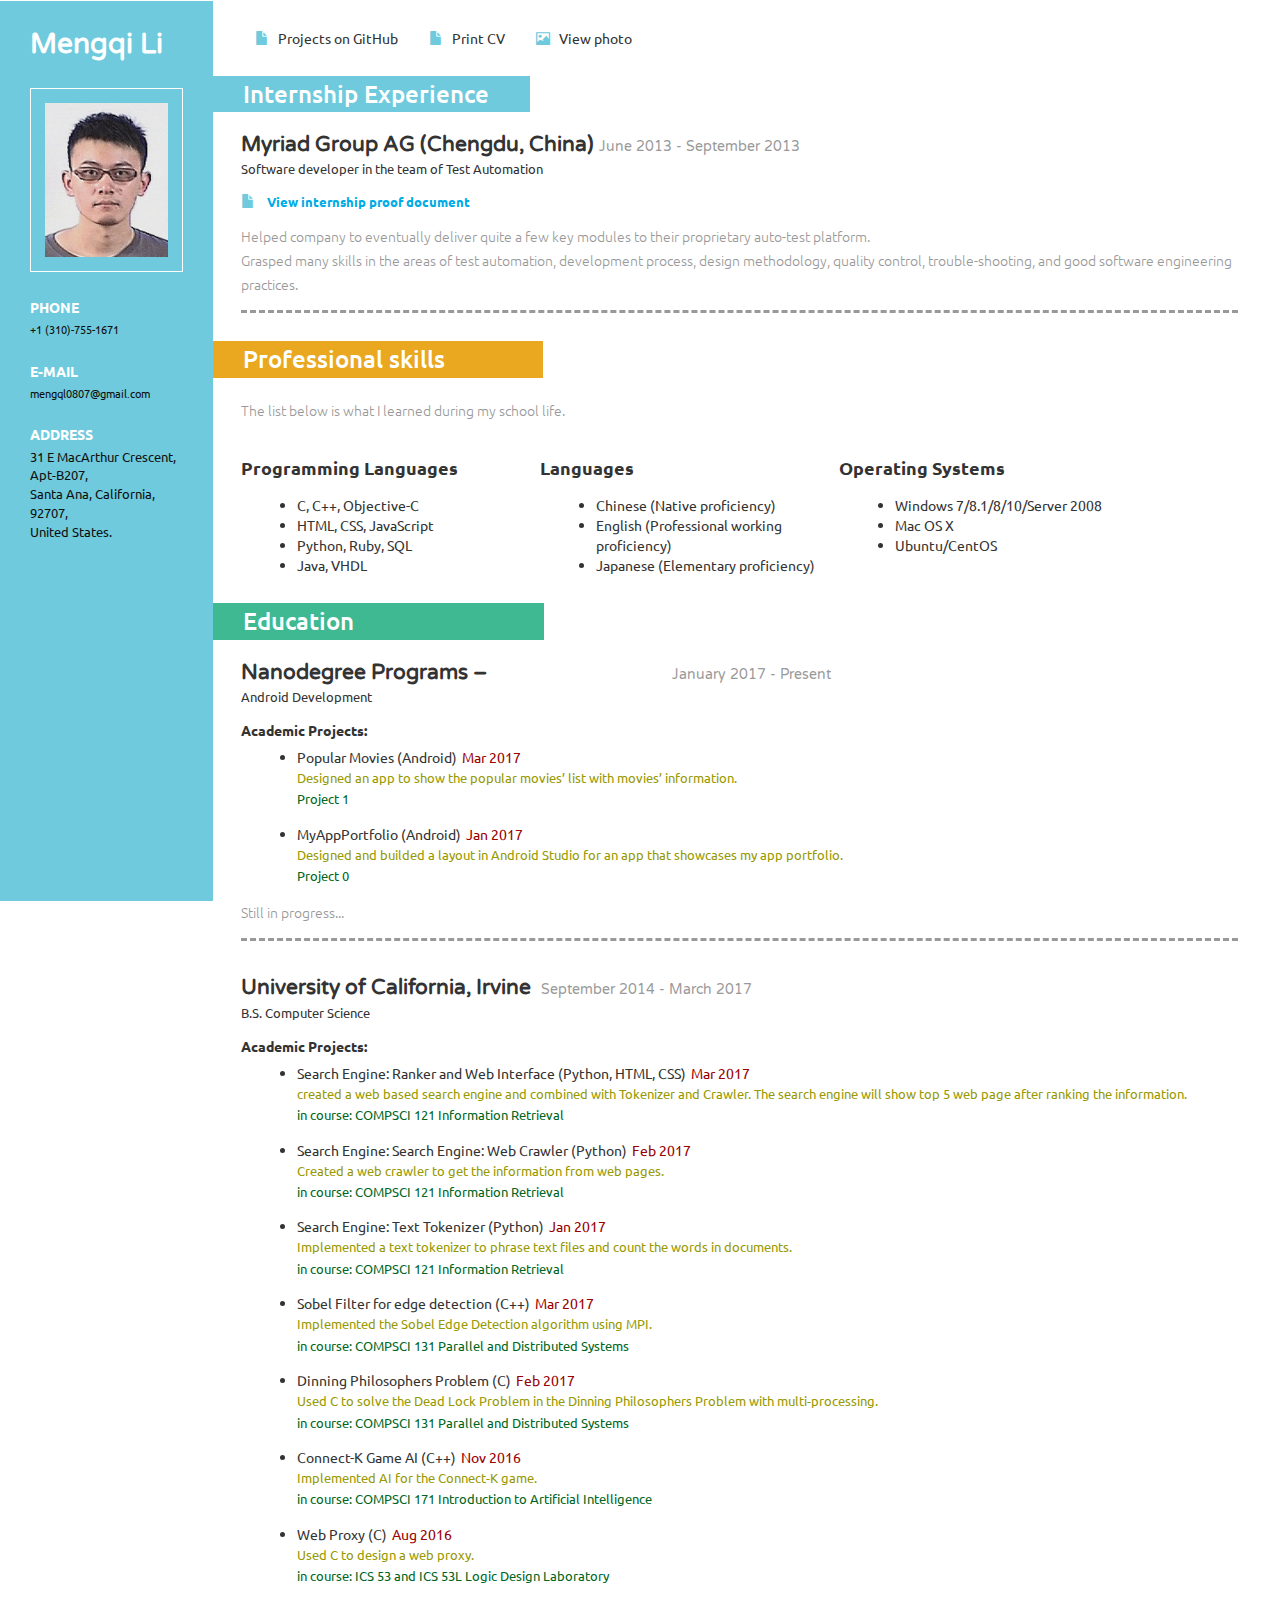
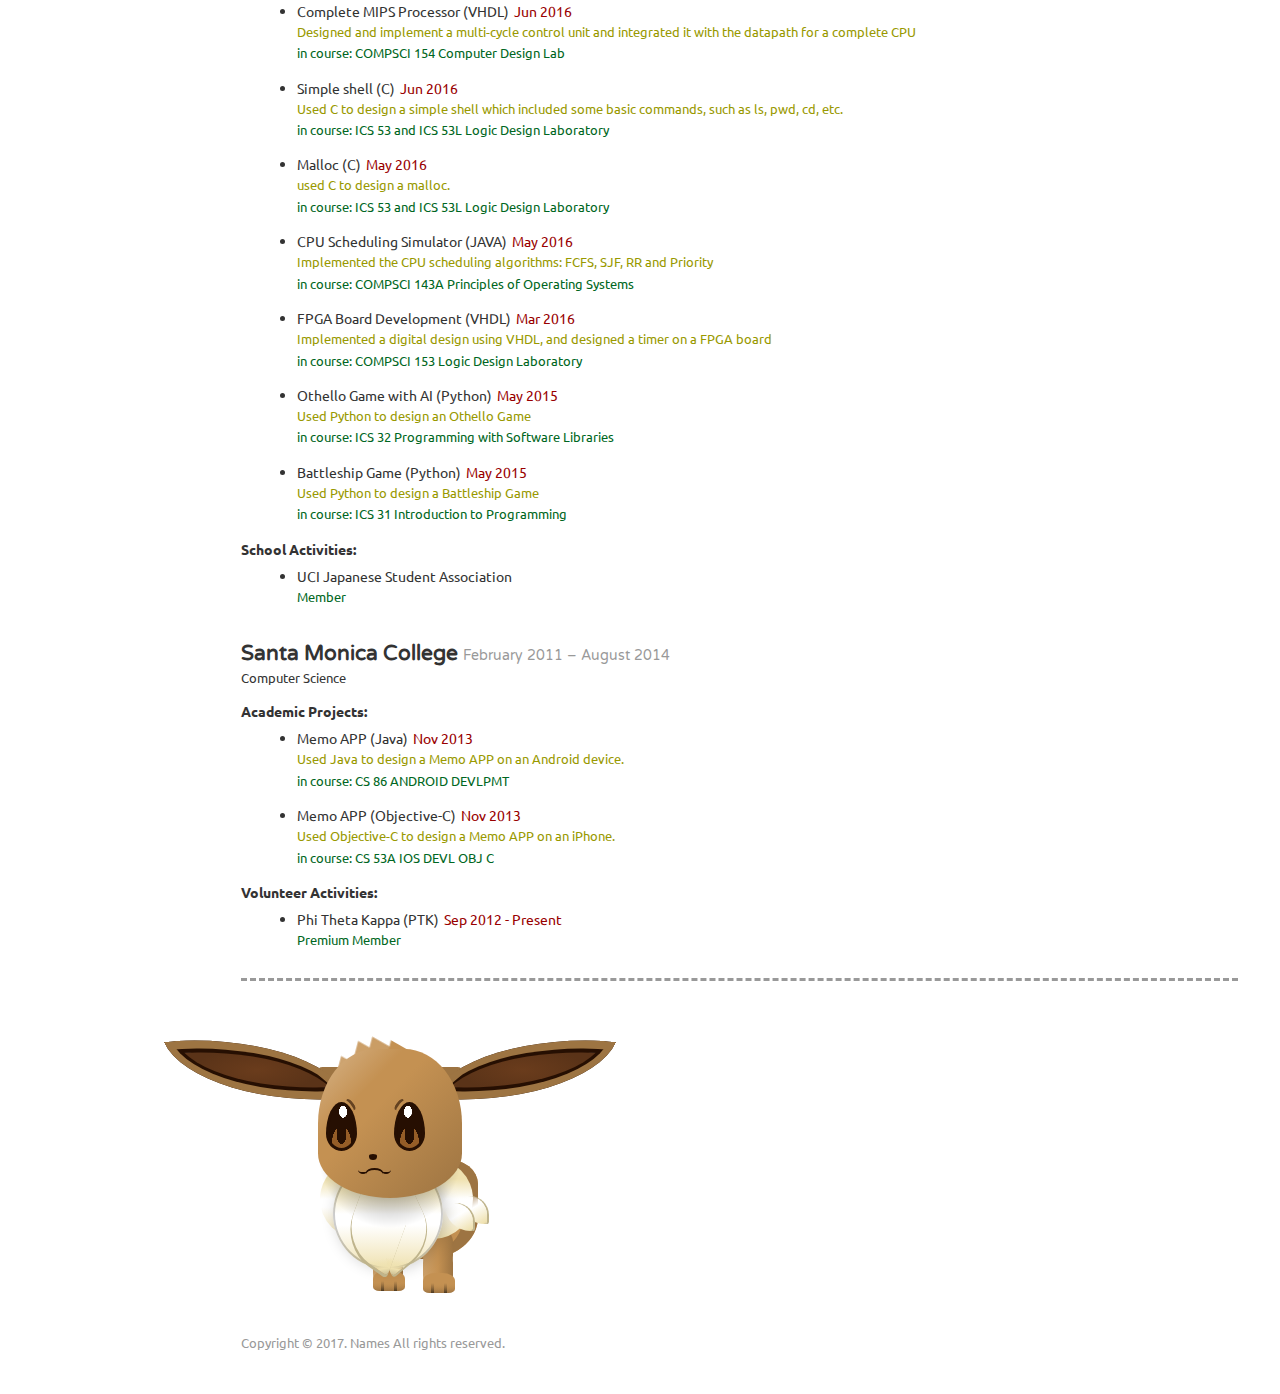
<file: Home Page.html>
<!DOCTYPE HTML>
<html>
<head>
<title>Home Page</title>
<link href="css/bootstrap.css" rel='stylesheet' type='text/css' />
<!-- jQuery (necessary JavaScript plugins) -->
<script src="js/jquery.min.js"></script>
<script>
  (function(i,s,o,g,r,a,m){i['GoogleAnalyticsObject']=r;i[r]=i[r]||function(){
  (i[r].q=i[r].q||[]).push(arguments)},i[r].l=1*new Date();a=s.createElement(o),
  m=s.getElementsByTagName(o)[0];a.async=1;a.src=g;m.parentNode.insertBefore(a,m)
  })(window,document,'script','https://www.google-analytics.com/analytics.js','ga');

  ga('create', 'UA-99949311-1', 'auto');
  ga('send', 'pageview');
</script>
<!-- Custom Theme files -->
<link href="css/dashboard.css" rel="stylesheet">
<link href="css/style.css" rel='stylesheet' type='text/css' />
<link rel="stylesheet" href="css/style_yibu.css">

<!-- Custom Theme files -->
<!--//theme-style-->
<meta name="viewport" content="width=device-width, initial-scale=1">
<meta http-equiv="Content-Type" content="text/html; charset=utf-8" />
<meta name="keywords" content="Curriculum Vitae Responsive web template, Bootstrap Web Templates, Flat Web Templates, Andriod Compatible web template, 
Smartphone Compatible web template, free webdesigns for Nokia, Samsung, LG, SonyErricsson, Motorola web design" />
<script type="application/x-javascript"> addEventListener("load", function() { setTimeout(hideURLbar, 0); }, false); function hideURLbar(){ window.scrollTo(0,1); } </script>
<link href='http://fonts.useso.com/css?family=Ubuntu:300,400,500,700' rel='stylesheet' type='text/css'>
<link href='http://fonts.useso.com/css?family=Varela+Round' rel='stylesheet' type='text/css'>
<!-- start menu -->
  
</head>
<body>
<!-- header -->
<div class="col-sm-3 col-md-2 sidebar">
		 <div class="sidebar_top">
			 <h1>Mengqi Li</h1> 
			 <img src="images/my.jpeg" alt=""/>
		 </div>
		<div class="details">
			 <h3>PHONE</h3>
			 <p><a href="tel:310-755-1671">+1 (310)-755-1671</a></p>  	 
			 <h3>E-MAIL</h3>
			 <p><a href="mengql0807@gmail.com">mengql0807@gmail.com</a></p>
			 <address>
			 <h3>ADDRESS</h3>
			 <a target="_blank" href="https://www.google.com/maps/place/31+E+Macarthur+Cres,+Santa+Ana,+CA+92707">
			 <span>31 E MacArthur Crescent, Apt-B207,</span>
			 <span>Santa Ana, California, 92707,</span>
			 <span>United States.</span></a>
			 </address>
			 
		</div>
		<div class="clearfix"></div>
</div>
<!---->
<link href="css/popuo-box.css" rel="stylesheet" type="text/css" media="all"/>
<script src="js/jquery.magnific-popup.js" type="text/javascript"></script>
	<!---//pop-up-box---->			
<div class="col-sm-9 col-sm-offset-3 col-md-10 col-md-offset-2 main">
	 <div class="content">
		 <div class="details_header">
			 <ul>
				 <li><a target="_blank" href="https://github.com/kujoukaren?tab=repositories"><span class="glyphicon glyphicon-file" aria-hidden="true"></span>Projects on GitHub</a></li>
				 <li><a target="pdf-frame" href="resume_Mengqi Li.pdf"><span class="glyphicon glyphicon-file" aria-hidden="true"></span>Print CV</a></li>
				 <li><a class="play-icon popup-with-zoom-anim" href="#small-dialog"><span class="glyphicon glyphicon-picture" aria-hidden="true"></span>View photo</a></li>
				 <div id="small-dialog" class="mfp-hide">
					 <img src="images/my.jpeg" alt=""/>
				 </div>
				 <script>
						$(document).ready(function() {
						$('.popup-with-zoom-anim').magnificPopup({
							type: 'inline',
							fixedContentPos: false,
							fixedBgPos: true,
							overflowY: 'auto',
							closeBtnInside: true,
							preloader: false,
							midClick: true,
							removalDelay: 300,
							mainClass: 'my-mfp-zoom-in'
						});
																						
						});
				</script>
			 </ul>
		 </div>
		 <div class="company">
			 <h3 class="clr1">Internship Experience</h3>
			 <div class="company_details">
				 <h4>Myriad Group AG (Chengdu, China)<span>June 2013 - September 2013</span></h4>
				 <h6>Software developer in the team of Test Automation</h6>
				 <h6><span class="glyphicon glyphicon-file" aria-hidden="true"></span><a target="pdf-frame" href="Internship Proof.pdf">
				 <font color="#00ace6"><b>View internship proof document</b></font></a></h6>

				 <p class="cmpny1">Helped company to eventually deliver quite a few key modules to their proprietary auto-test platform.
				 <br>Grasped many skills in the areas of test automation, development process, design methodology, quality control, trouble-shooting, and good software engineering practices.</p>

			 </div>
		 </div>
		 <div class="skills">
			 <h3 class="clr2">Professional skills</h3>
			 <div class="skill_info">
			 <p>The list below is what I learned during my school life.</p>
			 </div>
			 <div class="skill_list">
				 <div class="skill1">
					 <h4>Programming Languages</h4>
					 <ul>
						<li>C, C++, Objective-C</li>
						<li>HTML, CSS, JavaScript</li>
						<li>Python, Ruby, SQL</li>
						<li>Java, VHDL</li>
					 </ul>
				 </div>
				 <div class="skill2">
					 <h4>Languages</h4>
					 <ul>					 
						<li>Chinese  (Native proficiency)</li>
						<li>English  (Professional working proficiency)</li>
						<li>Japanese (Elementary proficiency)</li>
					 </ul>
				 </div>
				 <div class="skill2">
					 <h4>Operating Systems</h4>
					 <ul>					 
						<li>Windows 7/8.1/8/10/Server 2008</li>
						<li>Mac OS X</li>
						<li>Ubuntu/CentOS</li>
					 </ul>
				 </div>
				 <div class="clearfix"></div>
			 </div>
		 </div>

		 <div class="education">
			 <h3 class="clr3">Education</h3>
			 <div class="education_details">
				 <h4>Nanodegree Programs – <a target="_blank" href="http://www.udacity.com">www.udacity.com</a><span>January 2017 - Present</span></h4>
				 <h6>Android Development</h6>
				 <h7>Academic Projects:</h7>
				 	<ul>
						<li>Popular Movies (Android)<span>Mar 2017</span></li>
						<p>Designed an app to show the popular movies’ list with movies’ information.
						<span><br>Project 1</span></p>
					</ul>
					<ul>
						<li>MyAppPortfolio (Android)<span>Jan 2017</span></li>
						<p>Designed and builded a layout in Android Studio for an app that showcases my app portfolio.
						<span><br>Project 0</span></p>
					</ul>
				 <p class="cmpny1">Still in progress...</p>
			 </div>
			 <div class="education_details">
				 <h4>University of California, Irvine <span>September 2014 - March 2017</span></h4>
				 <h6>B.S. Computer Science</h6>
				 <h7>Academic Projects:</h7>
					<ul>
						<li>Search Engine: Ranker and Web Interface (Python, HTML, CSS)<span>Mar 2017</span></li>
						<p>created a web based search engine and combined with Tokenizer and Crawler. The search engine will show top 5 web page after ranking the information.
						<span><br>in course: COMPSCI 121 Information Retrieval<span></p>
						
						<li>Search Engine: Search Engine: Web Crawler (Python)<span>Feb 2017</span></li>
						<p>Created a web crawler to get the information from web pages.
						<span><br>in course: COMPSCI 121 Information Retrieval<span></p>

						<li>Search Engine: Text Tokenizer (Python)<span>Jan 2017</span></li>
						<p>Implemented a text tokenizer to phrase text files and count the words in documents.
						<span><br>in course: COMPSCI 121 Information Retrieval<span></p>

						<li>Sobel Filter for edge detection (C++)<span>Mar 2017</span></li>
						<p>Implemented the Sobel Edge Detection algorithm using MPI.
						<span><br>in course: COMPSCI 131 Parallel and Distributed Systems<span></p>
						
						<li>Dinning Philosophers Problem (C)<span>Feb 2017</span></li>
						<p>Used C to solve the Dead Lock Problem in the Dinning Philosophers Problem with multi-processing.
						<span><br>in course: COMPSCI 131 Parallel and Distributed Systems<span></p>
						
						<li>Connect-K Game AI (C++)<span>Nov 2016</span></li>
						<p>Implemented AI for the Connect-K game.
						<span><br>in course: COMPSCI 171 Introduction to Artificial Intelligence<span></p>
						
						<li>Web Proxy (C)<span>Aug 2016</span></li>
						<p>Used C to design a web proxy.
						<span><br>in course: ICS 53 and ICS 53L Logic Design Laboratory<span></p>

						<li>Complete MIPS Processor (VHDL)<span>Jun 2016</span></li>
						<p>Designed and implement a multi-cycle control unit and integrated it with the datapath for a complete CPU
						<span><br>in course: COMPSCI 154 Computer Design Lab<span></p>

						<li>Simple shell (C)<span>Jun 2016</span></li>
						<p>Used C to design a simple shell which included some basic commands, such as ls, pwd, cd, etc.
						<span><br>in course: ICS 53 and ICS 53L Logic Design Laboratory<span></p>
						
						
						<li>Malloc (C)<span>May 2016</span></li>
						<p>used C to design a malloc.
						<span><br>in course: ICS 53 and ICS 53L Logic Design Laboratory<span></p>
						
						<li>CPU Scheduling Simulator (JAVA)<span>May 2016</span></li>
						<p>Implemented the CPU scheduling algorithms: FCFS, SJF, RR and Priority
						<span><br>in course: COMPSCI 143A Principles of Operating Systems</span></p>
						
						<li>FPGA Board Development (VHDL)<span>Mar 2016</span></li>
						<p>Implemented a digital design using VHDL, and designed a timer on a FPGA board
						<span><br>in course: COMPSCI 153 Logic Design Laboratory</span></p>
						
						<li>Othello Game with AI (Python)<span>May 2015</span></li>
						<p>Used Python to design an Othello Game
						<span><br>in course: ICS 32 Programming with Software Libraries</p>
						
						<li>Battleship Game (Python)<span>May 2015</span></li>
						<p>Used Python to design a Battleship Game	
						<span><br>in course: ICS 31 Introduction to Programming</span></p>
					</ul>
				 <h7>School Activities:</h7>
				 <ul>
					<li>UCI Japanese Student Association</li>
					<p><span>Member</span></p>
				 </ul>
			 </div>
			 <div class="education_details">
				 <h4>Santa Monica College<span>February 2011 – August 2014</span></h4>
				 <h6>Computer Science</h6>
				 <h7>Academic Projects:</h7>
				 <ul>					 
					<li>Memo APP (Java)<span>Nov 2013</span></li>
					<p>Used Java to design a Memo APP on an Android device.
					<span><br>in course: CS 86 ANDROID DEVLPMT</span></p>
					<li>Memo APP (Objective-C)<span>Nov 2013</span></li>
					<p>Used Objective-C to design a Memo APP on an iPhone.
					<span><br>in course: CS 53A IOS DEVL OBJ C</span></p>
				 </ul>
				 <h7>Volunteer Activities:</h7>
				 <ul>
					<li>Phi Theta Kappa (PTK)<span>Sep 2012 - Present</span></li>
					<p><span>Premium Member<span></p>
				 </ul>
				 <p class="cmpny1"></p>
			 </div>
		 </div>

		<div class="eevee">
  <div class="body">
    <div class="head">
      <div class="ears">
        <div class="ear">
          <div class="lobe"></div>
        </div>
        <div class="ear">
          <div class="lobe"></div>
        </div>
      </div>
      <div class="face">
        <div class="eyes">
          <div class="eye">
            <div class="eyelid"></div>
          </div>
          <div class="eye">
            <div class="eyelid"></div>
          </div>
        </div>
        <div class="nose"></div>
        <div class="mouth"></div>
      </div>
    </div>
    <div class="chest">
      <div class="fur">
        <div class="patch"></div>
      </div>
      <div class="fur">
        <div class="patch"></div>
      </div>
      <div class="fur">
        <div class="patch"></div>
      </div>
    </div>
    <div class="legs">
      <div class="leg">
        <div class="inner-leg"></div>
      </div>
      <div class="leg">
        <div class="inner-leg"></div>
      </div>
      <div class="leg">
        <div class="inner-leg"></div>
      </div>
      <div class="leg">
        <div class="inner-leg"></div>
      </div>
    </div>
    <div class="tail">
      <div class="tail">
        <div class="tail">
          <div class="tail">
            <div class="tail">
              <div class="tail -end"></div>
            </div>
          </div>
        </div>
      </div>
    </div>
  </div>
</div>



		 <div class="copywrite">
			 <p>Copyright &copy; 2017. Names All rights reserved.</p>
		 </div>
	 </div>
</div>
<!---->
</body>
</html>
</file>
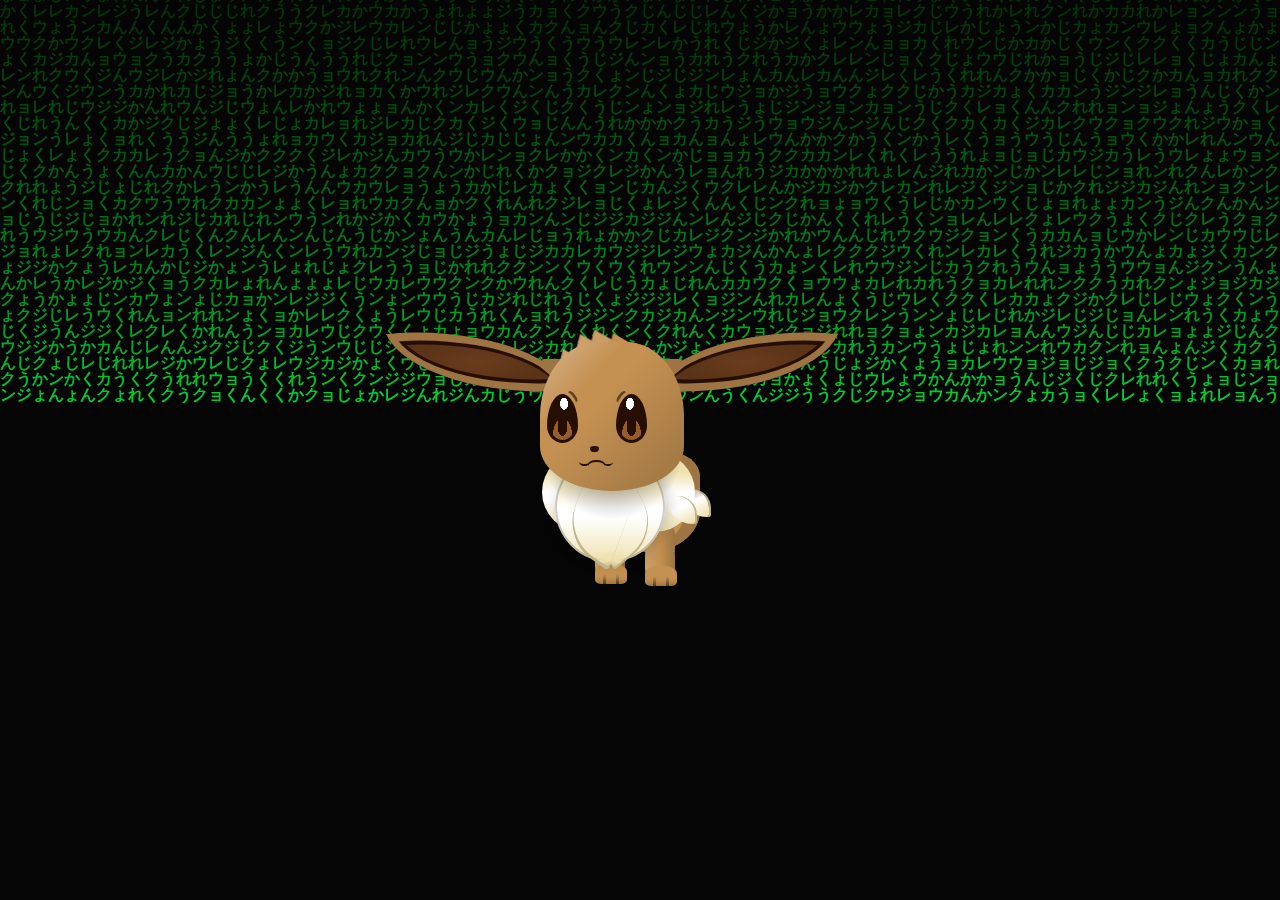
<file: my_test_page.html>
<!DOCTYPE HTML>
<html>
<head>
<title>Home Page</title>
<link href="css/bootstrap.css" rel='stylesheet' type='text/css' />

<!-- Custom Theme files -->
<link href="css/dashboard.css" rel="stylesheet">
<link href="css/style.css" rel='stylesheet' type='text/css' />
<link rel="stylesheet" href="css/style_yibu.css">
<script type="text/javascript" src="js/FloatingWord.js"></script>
</head>

<body>
	<canvas id="canvas" style="background:#111" width="1680" height="900"></canvas>
	<!-- 伊布测试 -->
	<div class="eevee" style="position: absolute">
			<div class="body">
				<div class="head">
			    	<div class="ears">
			        	<div class="ear">
			          		<div class="lobe"></div>
			        	</div>
			        	<div class="ear">
			          		<div class="lobe"></div>
			        	</div>
			      	</div>
			    	<div class="face">
			        	<div class="eyes">
			          		<div class="eye">
			            		<div class="eyelid"></div>
			          		</div>
			          		<div class="eye">
			            		<div class="eyelid"></div>
			          		</div>
			        	</div>
			    		<div class="nose"></div>
			        	<div class="mouth"></div>
			      	</div>
				</div>
			    <div class="chest">
			      	<div class="fur">
			        	<div class="patch"></div>
			      	</div>
			      	<div class="fur">
			        	<div class="patch"></div>
			      	</div>
			      	<div class="fur">
			        	<div class="patch"></div>
			      	</div>
			    </div>
			    <div class="legs">
			      	<div class="leg">
			        	<div class="inner-leg"></div>
			      	</div>
			      	<div class="leg">
			        	<div class="inner-leg"></div>
			      	</div>
			      	<div class="leg">
			        	<div class="inner-leg"></div>
			      	</div>
			      	<div class="leg">
			        	<div class="inner-leg"></div>
			      	</div>
			    </div>
			    <div class="tail">
			    	<div class="tail">
			        	<div class="tail">
			          		<div class="tail">
			            		<div class="tail">
			              			<div class="tail -end"></div>
			            		</div>
			          		</div>
			        	</div>
			      	</div>
			    </div>
			</div>
	</div>
	
</body>
</file>
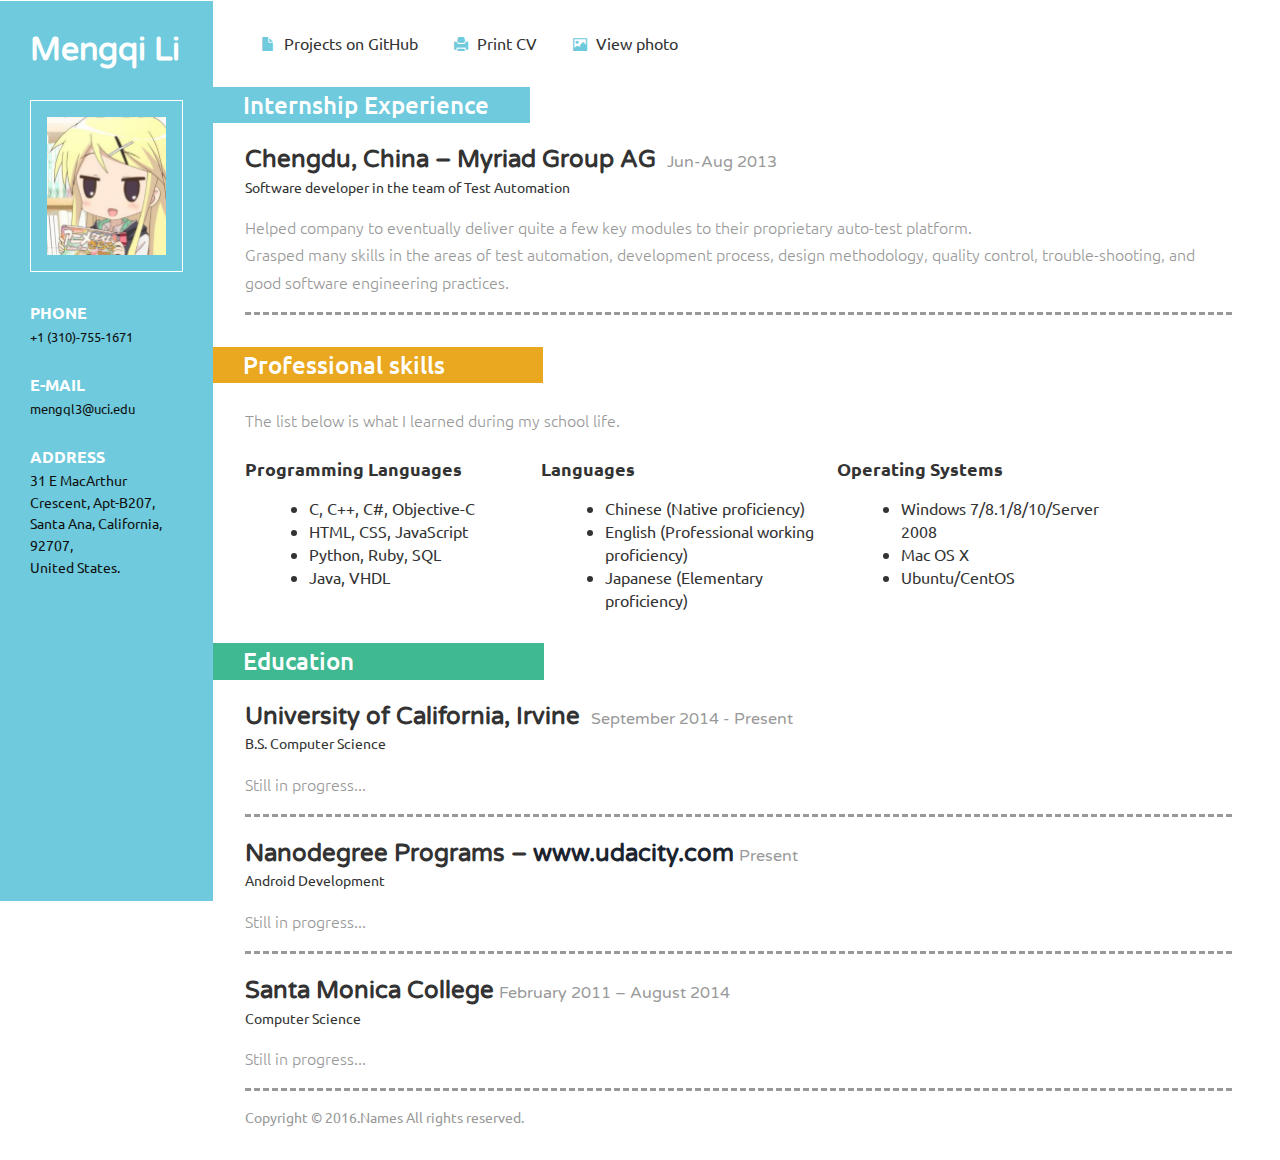
<file: resume.html>
<!DOCTYPE HTML>
<html>
<head>
<title>Home</title>
<link href="css/bootstrap.css" rel='stylesheet' type='text/css' />
<!-- jQuery (necessary JavaScript plugins) -->
<script src="js/jquery.min.js"></script>
<!-- Custom Theme files -->
 <link href="css/dashboard.css" rel="stylesheet">
<link href="css/style.css" rel='stylesheet' type='text/css' />

<!-- Custom Theme files -->
<!--//theme-style-->
<meta name="viewport" content="width=device-width, initial-scale=1">
<meta http-equiv="Content-Type" content="text/html; charset=utf-8" />
<meta name="keywords" content="Curriculum Vitae Responsive web template, Bootstrap Web Templates, Flat Web Templates, Andriod Compatible web template, 
Smartphone Compatible web template, free webdesigns for Nokia, Samsung, LG, SonyErricsson, Motorola web design" />
<script type="application/x-javascript"> addEventListener("load", function() { setTimeout(hideURLbar, 0); }, false); function hideURLbar(){ window.scrollTo(0,1); } </script>
<link href='http://fonts.useso.com/css?family=Ubuntu:300,400,500,700' rel='stylesheet' type='text/css'>
<link href='http://fonts.useso.com/css?family=Varela+Round' rel='stylesheet' type='text/css'>
<!-- start menu -->
  
</head>
<body>
<!-- header -->
<div class="col-sm-3 col-md-2 sidebar">
		 <div class="sidebar_top">
			 <h1>Mengqi Li</h1> 
			 <img src="images/myPic.jpg" alt=""/>
		 </div>
		<div class="details">
			 <h3>PHONE</h3>
			 <p><a href="tel:310-755-1671">+1 (310)-755-1671</a></p>  	 
			 <h3>E-MAIL</h3>
			 <p><a href="mengql3@uci.edu">mengql3@uci.edu</a></p>
			 <address>
			 <h3>ADDRESS</h3>
			 <a target="_blank" href="https://www.google.com/maps/place/31+E+Macarthur+Cres,+Santa+Ana,+CA+92707">
			 <span>31 E MacArthur Crescent, Apt-B207,</span>
			 <span>Santa Ana, California, 92707,</span>
			 <span>United States.</span></a>
			 </address>
			 
		</div>
		<div class="clearfix"></div>
</div>
<!---->
<link href="css/popuo-box.css" rel="stylesheet" type="text/css" media="all"/>
<script src="js/jquery.magnific-popup.js" type="text/javascript"></script>
	<!---//pop-up-box---->			
<div class="col-sm-9 col-sm-offset-3 col-md-10 col-md-offset-2 main">
	 <div class="content">
		 <div class="details_header">
			 <ul>
				 <li><a target="_blank" href="https://github.com/kujoukaren?tab=repositories"><span class="glyphicon glyphicon-file" aria-hidden="true"></span>Projects on GitHub</a></li>
				 <li><a href="javascript:window.print()"><span class="glyphicon glyphicon-print" aria-hidden="true"></span>Print CV</a></li>
				 <li><a class="play-icon popup-with-zoom-anim" href="#small-dialog"><span class="glyphicon glyphicon-picture" aria-hidden="true"></span>View photo</a></li>
				 <div id="small-dialog" class="mfp-hide">
					 <img src="images/myPic.jpg" alt=""/>
				 </div>
				 <script>
						$(document).ready(function() {
						$('.popup-with-zoom-anim').magnificPopup({
							type: 'inline',
							fixedContentPos: false,
							fixedBgPos: true,
							overflowY: 'auto',
							closeBtnInside: true,
							preloader: false,
							midClick: true,
							removalDelay: 300,
							mainClass: 'my-mfp-zoom-in'
						});
																						
						});
				</script>
			 </ul>
		 </div>
		 <div class="company">
			 <h3 class="clr1">Internship Experience</h3>
			 <div class="company_details">
				 <h4>Chengdu, China – Myriad Group AG <span>Jun-Aug 2013</span></h4>
				 <h6>Software developer in the team of Test Automation</h6>
				 <p class="cmpny1">Helped company to eventually deliver quite a few key modules to their proprietary auto-test platform.
				 <br>Grasped many skills in the areas of test automation, development process, design methodology, quality control, trouble-shooting, and good software engineering practices.</p>
			 </div>
		 </div>
		 <div class="skills">
			 <h3 class="clr2">Professional skills</h3>
			 <div class="skill_info">
			 <p>The list below is what I learned during my school life.</p>
			 </div>
			 <div class="skill_list">
				 <div class="skill1">
					 <h4>Programming Languages</h4>
					 <ul>
						<li>C, C++, C#, Objective-C</li>
						<li>HTML, CSS, JavaScript</li>
						<li>Python, Ruby, SQL</li>
						<li>Java, VHDL</li>
					 </ul>
				 </div>
				 <div class="skill2">
					 <h4>Languages</h4>
					 <ul>					 
						<li>Chinese  (Native proficiency)</li>
						<li>English  (Professional working proficiency)</li>
						<li>Japanese (Elementary proficiency)</li>
					 </ul>
				 </div>
				 <div class="skill2">
					 <h4>Operating Systems</h4>
					 <ul>					 
						<li>Windows 7/8.1/8/10/Server 2008</li>
						<li>Mac OS X</li>
						<li>Ubuntu/CentOS</li>
					 </ul>
				 </div>
				 <div class="clearfix"></div>
			 </div>
		 </div>

		 <div class="education">
			 <h3 class="clr3">Education</h3>
			 <div class="education_details">
				 <h4>University of California, Irvine <span>September 2014 - Present</span></h4>
				 <h6>B.S. Computer Science</h6>
				 <p class="cmpny1">
				 Still in progress...
				 </p>
			 </div>
			 <div class="education_details">
				 <h4>Nanodegree Programs – <a target="_blank" href="http://www.udacity.com">www.udacity.com</a><span>Present</span></h4>
				 <h6>Android Development</h6>
				 <p class="cmpny1">
				 Still in progress...
				 </p>
			 </div>
			 <div class="education_details">
				 <h4>Santa Monica College<span>February 2011 – August 2014</span></h4>
				 <h6>Computer Science</h6>
				 <p class="cmpny1">
				 Still in progress...
				 </p>
			 </div>
		 </div>
		 <div class="copywrite">
			 <p>Copyright &copy; 2016.Names All rights reserved.</p>
		 </div>
	 </div>
</div>
<!---->
</body>
</html>
</file>
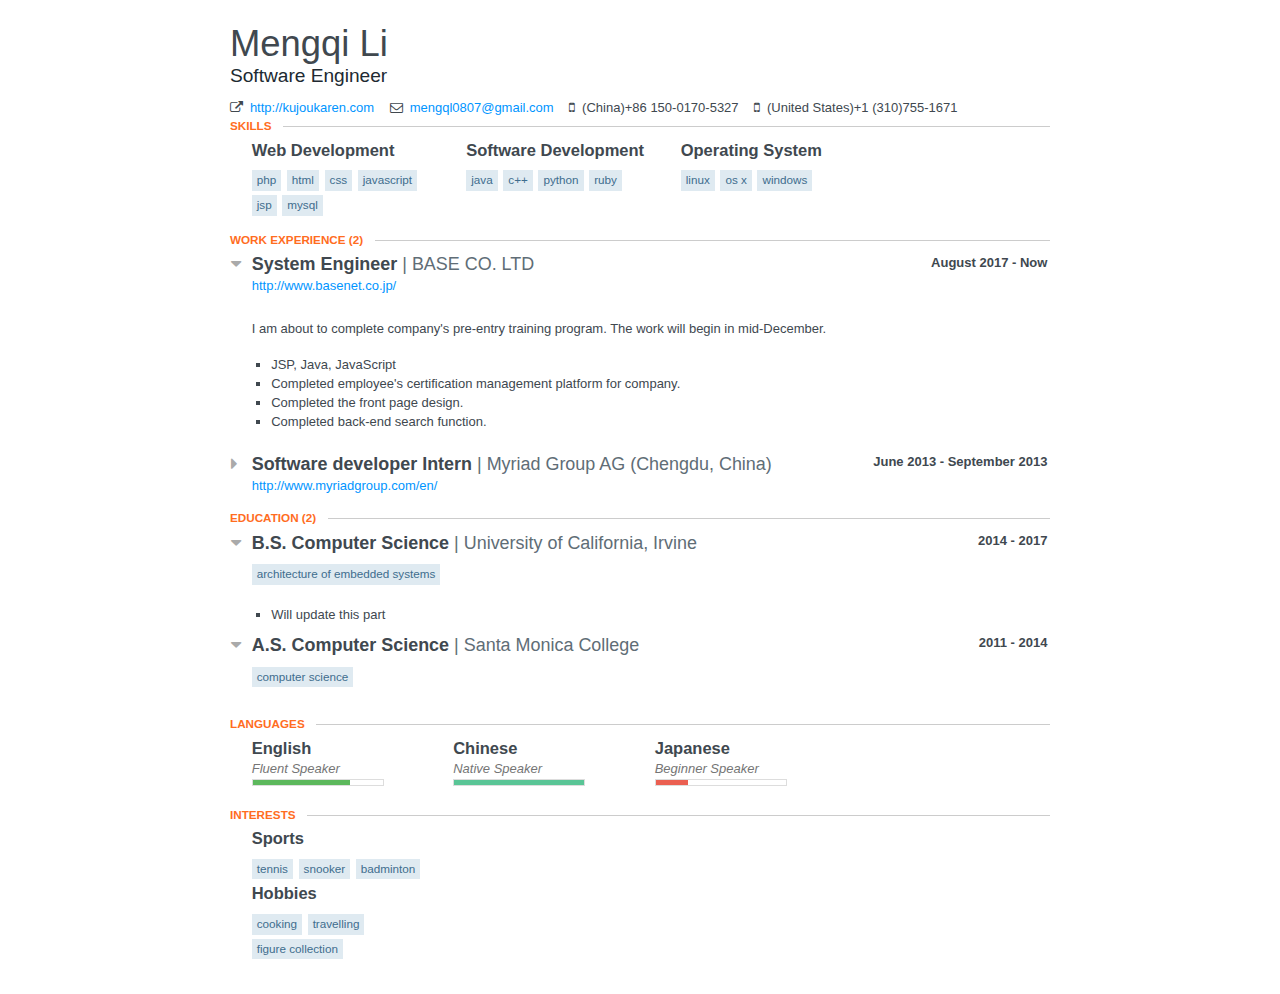
<file: testResume.html>
<html>
<head>
<meta charset="utf-8">
<meta name="viewport" content="width=device-width, initial-scale=1.0, user-scalable=no">
<title>Mengqi Li</title>
<link rel="stylesheet" href="https://maxcdn.bootstrapcdn.com/font-awesome/4.4.0/css/font-awesome.min.css">
<style>
/********************************************
*   reset from
*   http://meyerweb.com/eric/tools/css/reset/
*******************************************/
html, body, div, span, applet, object, iframe,
h1, h2, h3, h4, h5, h6, p, blockquote, pre,
a, abbr, acronym, address, big, cite, code,
del, dfn, em, img, ins, kbd, q, s, samp,
small, strike, strong, sub, sup, tt, var,
b, u, i, center,
dl, dt, dd, ol, ul, li,
fieldset, form, label, legend,
table, caption, tbody, tfoot, thead, tr, th, td,
article, aside, canvas, details, embed,
figure, figcaption, footer, header, hgroup,
menu, nav, output, ruby, section, summary,
time, mark, audio, video {
    margin: 0;
    padding: 0;
    border: 0;
    font-size: 100%;
    vertical-align: baseline;
}

article, aside, details, figcaption, figure,
footer, header, hgroup, menu, nav, section {
    display: block;
}

body {
    line-height: 1;
}

ol, ul {
    list-style: none;
}

blockquote, q {
    quotes: none;
}

blockquote:before, blockquote:after,
q:before, q:after {
    content: none;
}

table {
    border-collapse: collapse;
    border-spacing: 0;
}

/****************
*   COMMONS
****************/
body, html {
    font-family: "Helvetica Neue", Helvetica, Arial, "Lucida Grande", sans-serif;
    font-size: 13px;
    color: #40484f;
    font-weight: 400;
    letter-spacing: 0;
    line-height: 1.46153846;
    text-align: left;
    webkit-text-size-adjust: 100%;
}

p {
    display: block;
    margin-bottom: 1.3em;
}

a {
    color: #0095ff;
    text-decoration: none;
}

a:hover {
    color: #0c65a5;
    text-decoration: underline;
}

ul {
    margin-top: 1rem;
}

li {
    list-style-type: square;
    list-style-position: outside;
    margin-left: 1.3em;
}

h1 {
    font-size: 2rem;
}

h2 {
    font-size: 1.67rem;
}

h3 {
    font-size: 1.27rem;
}

em {
    color: #757575;
}

blockquote {
    margin-bottom: 1em;
}

strong {
    font-weight: 700;
}

/* main container */
#resume {
    margin-top: 2rem;
}

/* every section wrapper */
.section {
    margin-bottom: 1rem;
}

section .location {
    margin-right: .5em;
    color: #606d76;
    font-weight: 700;
}

#contact {
    margin-top: .5rem;
}

#profiles .item {
    padding: 0;
}

#header > #profiles,
#header > #contact,
#skills,
#languages,
#interests {
    display: -webkit-box;
    display: -moz-box;
    display: -ms-flexbox;
    display: -webkit-flex;
    display: flex;
    -webkit-flex-flow: row wrap;
    flex-flow: row wrap;
    -webkit-justify-content: flex-start;
    justify-content: flex-start;
}

#header > div {
    line-height: 1.5;
}

#header > div > div {
    margin-right: 1.2em;
}

#header h1.name {
    font-size: 2.8rem;
    font-weight: 100;
    line-height: 100%;
}

#header h2.label {
    color: #202931;
    font-size: 1.47rem;
    font-weight: 300;
}

#header .picture {
    width: 11em;
    float: right;
    border-radius: 4px;
}

.main-summary {
    background: #f1f8ff;
    padding: 1.2em 1em;
    margin-top: 1rem;
}

.main-summary p {
    margin: .15em 0 0;
}

h2.section-title {
    display: inline-block;
    background: #fff;
    padding: 0 1em 0.3em 0;
    color: #ff6d1f;
    text-transform: uppercase;
    font-weight: 600;
    border: none;
    font-size: .9rem;
}

.section > header {
    position: relative;
}

.fa {
    margin-right: 0.25em;
}

.section > header::after {
    position: absolute;
    left: 0;
    top: .7em;
    height: 1px;
    background: #ccc;
    content: "";
    width: 100%;
    z-index: -100;
    display: block;
}

.section.main-summary > section {
    margin: 0;
}

.section > section > header {
    font-size: 1.38rem;
    position: relative;
    margin-top: .7em;
}

.section > section > header:first-of-type {
    margin: 0;
}

.section > section > header .space-left {
    position: absolute;
    left: -1.56rem;
    top: 5px;
    color: #aaa;
    line-height: 1;
    opacity: 0;
}

.position,
.company,
.organization,
.institution,
.date,
.area,
.studyType,
.title,
.awarder {
    display: inline-block;
}

.position,
.studyType,
.area,
.title,
.language,
.name {
    font-weight: 600;
}

.company::before,
.institution::before,
.organization::before,
.awarder::before {
    content: "at"
}

.company,
.institution,
.organization,
.awarder {
    color: #606d76;
    font-weight: 400;
}

.section header .date {
    font-size: 1rem;
    display: block;
    padding: .1em 0;
    font-weight: 600;
}

ul.keywords,
ul.courses {
    margin-top: .5em;
}

ul.keywords li,
ul.courses li {
    display: inline-block;
    margin: 2px 2px 2px 0;
    padding: 4px 5px 5px;
    font-size: .9rem;
    line-height: 1;
    text-transform: lowercase;
    color: #3e6d8e;
    background-color: #dfeaf1;
    border: 0 solid #dfeaf1;
    white-space: nowrap;
}

ul.keywords li:hover,
ul.courses li:hover {
    background: #dfeaf0;
}

.item {
    padding: .5em 0;
}

.gpa {
    padding-bottom: .5em;
}

.fa.social {
    font-size: 1.1em;
}

/* Social Media Brand Colors */
.google-plus {
    color: #dd4b39;
}

.tumblr {
    color: #32506d;
}

.foursquare {
    color: #0072b1;
}

.facebook {
    color: #3b5998;
}

.linkedin {
    color: #007bb6;
}

.pinterest {
    color: #cb2027;
}

.dribbble {
    color: #ea4c89;
}

.instagram {
    color: #517fa4;
}

.twitter {
    color: #00aced;
}

.soundcloud {
    color: #ff3a00;
}

.wordpress {
    color: #21759b;
}

.youtube {
    color: #bb0000;
}

.github {
    color: #171515;
}

.stack-overflow {
    color: #828386;
    position: relative;
}

.flickr {
    color: #ff0084;
}

.stack-overflow::after {
    position: absolute;
    left: 0;
    content: '\f16c';
    color: #f68a1f;
    overflow: hidden;
    height: 40%;
}

#languages .item,
#skills .item,
#interests .item {
    width: 15em;
    padding: 0 .5em .5em 0;
    border-bottom: none;
}

#skills .item {
    width: 16em;
}

#skills .item .keywords {
    width: 15em;
}

/* Skill chart */
.level {
    margin-bottom: .5em;
}

.level .bar {
    border: 1px solid #ddd;
    display: block;
    width: 10em;
    height: 5px;
    position: relative;
}

.level .bar::after {
    position: absolute;
    content: " ";
    top: 0;
    left: 0;
    background: black;
    height: 5px;
}

.level.beginner .bar::after {
    background: #EB5F51;
    width: 2.5em;
}

.level.intermediate .bar::after {
    background: #ffdf1f;
    width: 5em;
}

.level.advanced .bar::after,
.level.fluent .bar::after {
    background: #5CB85C;
    width: 7.5em;
}

.level.master .bar::after,
.level.native.speaker .bar::after {
    background: #59C596;
    width: 10em;
}

#references .item {
    padding-left: .5em;
    border-left: 5px solid #ff6d1f;
}

/******************
*   HELPER CLASSES
******************/

.clear::after {
    content: "";
    display: table;
    clear: both;
}

.display {
    display: block;
    opacity: 1 !important;
}

.margin1 {
    margin-bottom: .5rem;
}

/****************
*       TABLET
****************/
@media screen and (min-width: 602px) {
    #resume {
        margin: 0 auto;
    }
}

/****************
*       LAPTOP
****************/
@media screen and (min-width: 1025px) {
    li {
        margin-left: 1.5em;
    }

    #resume {
        width: 820px;
        margin: 2rem auto;
        opacity: 0;
        -webkit-transition: opacity .5s ease-in-out;
        transition: opacity .5s ease-in-out;
    }

    .section > section > header .space-left {
        opacity: 1;
        cursor: pointer;
    }

    .section > section {
        margin-left: 1.67rem;
    }

    .company::before,
    .institution::before,
    .organization::before,
    .awarder::before {
        content: "|";
    }

    .header-left {
        float: left;
        width: 70%;
        word-break: break-all;
    }

    .section header .date {
        float: right;
        padding: .2em;
    }

    .display {
        display: none;
    }

    .display:not(.none) {
        display: block;
    }

}

@media print {

    #resume {
        margin: 0;
        padding: 0;
        -ms-word-wrap: break-word;
        word-wrap: break-word;
        line-height: 1.3;
        /*font-family: Arial, Georgia, "Lucida Grande", sans-serif;*/
    }

    @page {
        margin: 1cm 1.4cm;
    }

    .item-count {
        display: none;
    }

    .company::before,
    .institution::before,
    .organization::before,
    .awarder::before {
        content: "at";
    }

    .main-summary {
        padding: 2rem 0;
    }

    .section {
        margin: .8rem 0;
        padding: 0;
    }

    .section header {
        padding-bottom: .15rem;
    }

    .section .location {
        padding-bottom: .15rem;
    }
    .stack-overflow::after {
        content: "";
    }

    .fa.social {
        color: #828386;
    }

    ul {
        margin-top: .4em;
    }

    ul, li {
        padding: 0;
    }

    ul.keywords li,
    ul.courses li {
        margin: 0;
        padding: 0;
        font-size: .8rem;
        text-transform: lowercase;
    }

    ul.keywords li::after,
    ul.courses li::after {
        padding: 0 0 0 .1rem;
        content: " |";
    }

    ul.keywords::before,
    ul.courses::before {
        font-size: .8rem;
        font-weight: 600;
    }

    ul.keywords::before {
        content: "Skills acquired: ";
    }

    #skills .keywords::before {
        content: '';
    }

    .section p {
        margin: 0;
        padding: 0;
    }

    ul.courses::before {
        content: "Major courses: ";
    }

    ul.keywords li:last-of-type::after,
    ul.courses li:last-of-type::after {
        content: "";
    }

    .level em {
        font-style: normal;
        padding: .1em 0;
    }

    .level .bar {
        display: none;
    }

    #profiles .item {
        padding: 0;
    }

    .item.display {
        display: block;
        opacity: 1 !important;
    }
}

</style>
</head>

<body>
    <div id="resume" style="opacity: 1;">
        <header id="header" class="clear">
            <div>
                <h1 class="name">Mengqi Li</h1>
                <h2 class="label">Software Engineer</h2>
            </div>

            <div id="contact">
                <div class="website">
                    <span class="fa fa-external-link"></span>
                    <a target="_blank" href="http://kujoukaren.com">http://kujoukaren.com</a>
                </div>
                <div class="email">
                    <span class="fa fa-envelope-o"></span>
                    <a href="mailto:mengql0807@gmail.com">mengql0807@gmail.com</a>
                </div>
                <div class="phone">
                    <span class="fa fa-mobile"></span>
                    (China)+86 150-0170-5327
                </div>
                <div class="phone">
                    <span class="fa fa-mobile"></span>
                    (United States)+1 (310)755-1671
                </div>
            </div>
        </header>
        
        <section class="section margin1">
            <header>
                <h2 class="section-title">Skills</h2>
            </header>
            <section id="skills">
                <div class="item">
                    <h3 class="name">Web Development</h3>
                    <ul class="keywords">
                        <li>PHP</li>
                        <li>HTML</li>
                        <li>CSS</li>
                        <li>Javascript</li>
                        <li>JSP</li>
                        <li>MySQL</li>
                    </ul>
                </div>
                <div class="item">
                    <h3 class="name">Software Development</h3>
                    <ul class="keywords">
                        <li>Java</li>
                        <li>C++</li>
                        <li>Python</li>
                        <li>Ruby</li>
                    </ul>
                </div>
                <div class="item">
                    <h3 class="name">Operating System</h3>
                    <ul class="keywords">
                        <li>Linux</li>
                        <li>OS X</li>
                        <li>Windows</li>
                    </ul>
                </div>
            </section>
        </section>

        <section class="section">
            <header>
                <h2 class="section-title">Work Experience <span class="item-count">(2)</span></h2>
            </header>
            <section id="work">
                <header>
                    <span class="space-left">
                        <span class="fa fa-caret-down"></span>
                    </span>
                    <div class="position">
                        System Engineer
                    </div>
                    <div class="company">
                       BASE CO. LTD
                    </div>
                    <div class="date">
                        <span class="startDate">
                            August 2017
                        </span>
                        <span class="endDate">
                            - Now
                        </span>
                    </div>
                </header>
                <span class="website">
                    <a href="http://www.basenet.co.jp/">http://www.basenet.co.jp/</a>
                </span>

                <div class="item display" style="opacity:1">
                    <div class="summary">
                        <p></p><p>I am about to complete company's pre-entry training program. The work will begin in mid-December.</p><p></p>
                    </div>
                    <ul class="highlights">
                        <li>JSP, Java, JavaScript</li>
                        <li>Completed employee's certification management platform for company.</li>
                        <li>Completed the front page design.</li>
                        <li>Completed back-end search function.</li>
                    </ul>
                </div>
                
                <header>
                    <span class="space-left">
                        <span class="fa fa-caret-right"></span>
                    </span>
                    <div class="position">
                        Software developer Intern
                    </div>
                    <div class="company">
                        Myriad Group AG (Chengdu, China) 
                    </div>
                    <div class="date">
                        <span class="startDate">
                            June 2013
                        </span>
                        <span class="endDate">
                            - September 2013
                        </span>
                    </div>
                </header>

                <span class="website">
                    <a href="http://www.myriadgroup.com/en/">http://www.myriadgroup.com/en/</a>
                </span>
                <div class="item display none" style="opacity:0">
                    <div class="summary">
                        <p></p><p>I Helped company to eventually deliver quite a few key modules to their proprietary autotest platform.</p><p></p>
                    </div>
                    <ul class="highlights">
                        <li>Android, Java, Python</li>
                        <li>Learned using Eclipse</li>
                        <li>Mastered many skills of debugging and locating/fixing bugs.</li>
                        <li>Learned using Git to control the version of the code.</li>
                        <li>Completed many unit test modules.</li>
                    </ul>
                </div>
            </section>
        </section>
            
        <section class="section">
            <header>
                <h2 class="section-title">Education <span class="item-count">(2)</span></h2>
            </header>
            <section id="education">
                <header class="clear">
                    <span class="space-left">
                        <span class="fa fa-caret-down"></span>
                    </span>
                    <div class="header-left">
                        <div class="studyType">B.S.</div>
                        <div class="area">Computer Science</div>
                        <div class="institution"> University of California, Irvine</div>
                    </div>
                    <div class="date">
                        <span class="startDate">
                            2014
                        </span>
                        <span class="endDate">
                            - 2017
                        </span>
                    </div>
                </header>
                
                <ul class="courses">
                    <li>Architecture of Embedded Systems</li>
                </ul>

                <div class="item display" style="opacity:1">
                    <ul class="highlights">
                    <li>Will update this part</li>
                </ul>
                </div>
            </section>

            <section id="education">
                <header class="clear">
                    <span class="space-left">
                        <span class="fa fa-caret-down"></span>
                    </span>
                    <div class="header-left">
                        <div class="studyType">A.S.</div>
                        <div class="area">Computer Science</div>
                        <div class="institution"> Santa Monica College</div>
                    </div>
                    <div class="date">
                        <span class="startDate">
                            2011
                        </span>
                        <span class="endDate">
                            - 2014
                        </span>
                    </div>
                </header>
                
                <ul class="courses">
                    <li>Computer Science</li>
                </ul>

                <div class="item display" style="opacity:0">
                </div>
            </section>
        </section>

        <section class="section margin1">
            <header>
                <h2 class="section-title">Languages</h2>
            </header>
            <section id="languages">
                <div class="display">
                    <h3 class="language">
                        English
                    </h3>
                    <div class="item">
                        <div class="level fluency fluent speaker">
                            <em>Fluent Speaker</em>
                            <div class="bar"></div>
                        </div>
                    </div>
                </div>
                <div class="display">
                    <h3 class="language">
                        Chinese
                    </h3>
                    <div class="item">
                        <div class="level fluency native speaker">
                            <em>Native Speaker</em>
                            <div class="bar"></div>
                        </div>
                    </div>
                </div>
                <div class="display">
                    <h3 class="language">
                        Japanese
                    </h3>
                    <div class="item">
                        <div class="level fluency beginner speaker">
                            <em>Beginner Speaker</em>
                            <div class="bar"></div>
                        </div>
                    </div>
                </div>
            </section>
        </section>

        <section class="section margin1">
            <header>
                <h2 class="section-title">
                    Interests
                </h2>
            </header>
            <section id="interests">
                <div class="item">
                    <h3 class="name">
                        Sports
                    </h3>
                    <ul class="keywords">
                        <li>Tennis</li>
                        <li>Snooker</li>
                        <li>Badminton</li>
                    </ul>
                    <h3 class="name">
                        Hobbies
                    </h3>
                    <ul class="keywords">
                        <li>Cooking</li>
                        <li>Travelling</li>
                        <li>Figure Collection</li>
                    </ul>
                </div>
            </section>
        </section>
    </div>
    <script>
        (function(){
            var elements = document.querySelector("#resume");

            // adding the element to the all container
            // and using event delegation
            elements.addEventListener("click", function(e) {
                var current = e.target;
                // font awesone arrows
                var arrowRight = current.classList.contains('fa-caret-right');
                var arrowDown = current.classList.contains('fa-caret-down');

                if(current && current.nodeName == "SPAN" && (arrowRight || arrowDown)) {
                    var header = e.target.parentNode.parentNode;
                    var item = header.nextSibling;

                    // select the .item element from the siblings
                    while (!item || !item.classList || !item.classList.contains('item')) {
                        item = item.nextSibling;
                    }

                    // hide or show the .item element
                    item.classList.toggle('none');

                    // if the .item is going to be shown then imcrease is opacity
                    // every 20 milliseconds to make a fadeIn effect
                    if (!item.classList.contains('none')) {
                        var id = setInterval(function() {
                            item.style.opacity = parseFloat(item.style.opacity) + 0.09;
                            if (parseFloat(item.style.opacity) >= 1) {
                                clearInterval(id);
                            }
                        }, 20);
                    } else {
                        item.style.opacity = 0;
                    }

                    current.classList.toggle('fa-caret-right');
                    current.classList.toggle('fa-caret-down');
                }
            }, false);

            // Make the #resume visible only when the DOM is fully loaded
            elements.style.opacity = '1';
        })();
    </script>
    <script type="text/javascript">/* <![CDATA[ */(function(d,s,a,i,j,r,l,m,t){try{l=d.getElementsByTagName('a');t=d.createElement('textarea');for(i=0;l.length-i;i++){try{a=l[i].href;s=a.indexOf('/cdn-cgi/l/email-protection');m=a.length;if(a&&s>-1&&m>28){j=28+s;s='';if(j<m){r='0x'+a.substr(j,2)|0;for(j+=2;j<m&&a.charAt(j)!='X';j+=2)s+='%'+('0'+('0x'+a.substr(j,2)^r).toString(16)).slice(-2);j++;s=decodeURIComponent(s)+a.substr(j,m-j)}t.innerHTML=s.replace(/</g,'&lt;').replace(/>/g,'&gt;');l[i].href='mailto:'+t.value}}catch(e){}}}catch(e){}})(document);/* ]]> */</script>
</body>
</html>
</file>
<file: css/dashboard.css>
/*
 * Base structure
 */

/* Move down content because we have a fixed navbar that is 50px tall */
body {
  padding-top: 50px;
}


/*
 * Global add-ons
 */

.sub-header {
  padding-bottom: 10px;
  border-bottom: 1px solid #eee;
}

/*
 * Top navigation
 * Hide default border to remove 1px line.
 */
.navbar-fixed-top {
  border: 0;
}

/*
 * Sidebar
 */

/* Hide for mobile, show later */
.sidebar {
  display:block;
}
@media (min-width: 768px) {
  .sidebar {
    position: fixed;
    top: 51px;
    bottom: 0;
    left: 0;
    z-index: 1000;
    display: block;
    padding: 20px;
    overflow-x: hidden;
    overflow-y: auto; /* Scrollable contents if viewport is shorter than content. */
    background-color: #f5f5f5;
  }
}

/* Sidebar navigation */
.nav-sidebar {
  margin-right: -21px; /* 20px padding + 1px border */
  margin-bottom: 20px;
  margin-left: -20px;
}
.nav-sidebar > li > a {
  padding-right: 20px;
  padding-left: 20px;
}
.nav-sidebar > .active > a,
.nav-sidebar > .active > a:hover,
.nav-sidebar > .active > a:focus {
  color: #fff;
  background-color: #428bca;
}


/*
 * Main content
 */

.main {
  padding: 20px;
}
@media (min-width: 768px) {
  .main {
    padding-right: 40px;
    padding-left: 40px;
  }
}
.main .page-header {
  margin-top: 0;
}


/*
 * Placeholder dashboard ideas
 */

.placeholders {
  margin-bottom: 30px;
  text-align: center;
}
.placeholders h4 {
  margin-bottom: 0;
}
.placeholder {
  margin-bottom: 20px;
}
.placeholder img {
  display: inline-block;
  border-radius: 50%;
}
</file>
<file: css/style.css>
h4, h5, h6, h7,
h1, h2, h3 {margin: 0;}
ul, ol {margin: 0; padding:0;}
p {margin: 0;}
html, body{
	font-family: 'Ubuntu', sans-serif;
	font-size: 100%;
	background: #ffffff;
}
body a{
	transition:0.5s all;
	-webkit-transition:0.5s all;
	-moz-transition:0.5s all;
	-o-transition:0.5s all;
	-ms-transition:0.5s all;
}	
body {
  padding-top:0px;
}
a:focus {
  outline: thin dotted;
  outline: 0px auto -webkit-focus-ring-color;
  outline-offset: 0px;
  text-decoration:none;
}
/*-- header_top --*/
.sidebar{
  background:#6ecadc;
  top: 0px;
  padding:2em 30px;
}
.sidebar h1{
	font-size:2.5em;
	font-weight:700;
	margin-bottom:1em;
	COLOR:#fff;
	font-family: 'Varela Round', sans-serif;
	
}
.sidebar img{
	border:1px solid #fff;
	padding:1em;
	width:100%;
}
.details{
	margin-top:2em;
}
.details h3{
	font-weight:600;
	font-size:1em;
	color:#fff;
}  
.copyrights{text-indent:-9999px;height:0;line-height:0;font-size:0;overflow:hidden;}

.details p{
	color:#101010;
	font-size:0.9em;
	margin:5px 0 2em 0;
}
.details p a{
	color:#101010;
	font-size:0.9em;
}
address h3{
	margin-bottom:5px;
}
address span{
	display:block;
	color:#101010;
	font-size:0.9em;
	line-height:1.5em;
}
/*----*/
.main{  
  padding:2em 0;
}
.content{
	margin-right:3em;
}
.glyphicon {
  top:1px;
}
.glyphicon-file:before,.glyphicon-print:before,.glyphicon-envelope:before,.glyphicon-picture:before{
    margin-right: 9px;
  font-size: 14px;
  color: #6ecadc;
}
.details_header{
	padding: 0em 1em 0 2em;
}
.details_header ul li{
	display:inline-block;
}
.details_header ul li a{
	padding:0 1em;
	color:#333;
}
.details_header ul li a:hover{
	color:#6ecadc;
}
.company {
	margin:2em 0;
}
.company h3{
  color: #FFF;
  padding: 5px 41px 5px 30px;
  display: inline-block;
}
.skills h3{
  color: #FFF;
  padding: 5px 98px 5px 30px;
  display: inline-block;
}
.company_details,.education_details {
	padding:1.5em 0 0em 2em;
}
.company_details h4,.education_details h4{
	color:#333;
	font-weight:600;
	font-size:1.5em;
	margin-bottom:6px;
	font-family: 'Varela Round', sans-serif;
}

.education_details h7{
	color:#333;
	font-weight:600;
	margin-bottom:0.5em;
	display:inline-block;
}

.company_details h4 span,.education_details h4 span{
	font-size: 0.65em;
  margin-left: 5px;
  color: #999;
  font-weight:400;
}
.company_details h6,.education_details h6{
	font-weight:400;
	margin-bottom:1.3em;
	font-size:0.9em;
}
.company_details p,.skill_info p,.education_details p{
	color:#999;
	font-weight:300;
	line-height:1.7em;
}
.cmpny1{
	border-bottom:3px dashed #999;
	padding-bottom:1em;
}
.skills{
	margin:2em 0;
}
.skill_info {
	padding:1.5em 0 0 2em;
}
.skill_list{
	padding:1.5em 0 0 2em;
}
.skill1,.skill2{
	 float:left;
	 width:30%;
}
.skill1 h4,.skill2 h4{
	color:#333;
	font-weight:600;
	margin-bottom:1em;
	display:inline-block;
}
.skill1 ul,.skill2 ul, .education_details ul{
	padding-left:4em;
}
.skill1 ul li,.skill2 ul li, .education_details ul li{
	color:#333;
}
.skill1 ul li span,.skill2 ul li span, .education_details ul li span{
	font-size: 1em;
	margin-left: 5px;
	color: #900;
	font-weight:400;
}
.education_details ul p{
	font-size: 0.9em;
	color: #999900;
	font-weight:400;
}

.education_details ul p span{
	font-size: 1em;
	color: #006622;
	font-weight:400;
}
.education  h3{
  background: #999;
  color: #FFF;
  padding: 5px 190px 5px 30px;
  display: inline-block;
}
h3.clr1{
	background:#6ecadc;
}
h3.clr2{
	background:#e9a820;
}
h3.clr3{
	background:#3eb991;
}
.copywrite{
	padding-left:2em;
	margin-top:1em;
}
.copywrite p{
	color:#999;
	font-size:0.9em;
}
.copywrite p a{
	color:#999;
}
.copywrite p a:hover{
	color:#6ecadc;
}
.contact-grid form{
	padding:2em 0 0 2em;
}
.contact-grid input[type="text"], .contact-grid textarea {
  width: 80%;
  padding: 0.7em;
  margin: 0.5em 0;
  background: none;
  outline: none;
  border: 1px solid #A09F9F;
  font-size: 1em;
  color: #A09F9F;
  -webkit-appearance: none;
}
.send input[type="submit"] {
  width: 14%;
  font-size: 1.1em;
  background:#e9a820;
  padding: 0.4em 0.8em;
  text-align: center;
  color: #fff;
  border: none;
  outline: none;
  -webkit-appearance: none;
}
.send input[type="submit"]:hover {
  background: #6ecadc;
}
.contact-grid textarea {
  resize: none;
}
.map{
	padding:2em 0 0 2em;
}
.map iframe {
  width: 100%;
  height: 350px;
  border: none;
}
/*--responsive--*/
@media (max-width: 1366px){
.sidebar h1 {
  font-size: 2em;
}
}
@media (max-width: 1024px){
.sidebar {
  padding: 2em 17px;
  width:20%;
}
.sidebar h1 {
  font-size: 1.6em;
}
.main {
  margin-left: 19.666667%;
  width: 80%;
}
}
@media (max-width: 768px){
.sidebar {
  width: 22%;
}
.main {
  margin-left: 21.666667%;
  width: 78%;
}
.sidebar h1 {
  font-size: 1.4em;
}
.sidebar img {
  padding: 0.5em;
  width: 89%;
}
.details_header {
  padding: 0em 1em 0 1em;
}
.details_header ul li a {
  padding: 0 1em;
  font-size: 0.9em;
}
.company h3,.skills h3,.education h3{
  font-size: 1.2em;
}
.company_details h4, .education_details h4 {
  font-size: 1.1em;
}
.company_details h6, .education_details h6 {
  font-size: 0.8em;
}
.company_details p, .skill_info p, .education_details p {
  font-size: 0.8em;
}
.cmpny1 {
  padding-bottom: 1.5em;
}
.skill1, .skill2 {
  float: left;
  width: 50%;
}
.skill1 ul li,.skill2 ul li{
	font-size:0.85em;
}
.skill1 h4, .skill2 h4 {
  font-size: 1em;
}
.skill_list {
  padding: 0.7em 0 0 2em;
}
.details p {
  font-size: 0.75em;
}
address span {
  font-size: 0.8em;
}
.contact-grid input[type="text"], .contact-grid textarea {
  width: 100%;
  font-size: 0.8em;
}
.send input[type="submit"] {
  width: 20%;
  font-size:0.85em;
}
}
@media (max-width: 736px){
.sidebar {
  width: 100%;
}
.main {
  margin-left: 0;
  width: 100%;
}
.sidebar_top{
	width:30%;
	float:left;
	margin-right:5%;
}
.details{
	width:30%;
	float:right;
}
}
@media (max-width: 640px){
.sidebar {
  width: 100%;
}
.main {
  margin-left: 0;
  width: 100%;
}
.sidebar_top{
	width:30%;
	float:left;
	margin-right:5%;
}
.details{
	width:30%;
	float:right;
}
.sidebar img{
	width:100%;
}
.details p {
  font-size: 0.9em;
  margin: 5px 0 1em 0;
}
.details h3 {
  font-size: 0.9em;
}
}
@media (max-width: 600px){
address {
  margin-bottom:0px;
}
.sidebar_top {
  width: 32%;
}
.sidebar img {
  width: 85%;
}
}
@media (max-width: 568px){
.details_header ul li a {
  padding: 0 0.5em;
  font-size: 0.9em;
}
}
@media (max-width: 480px){
.content {
  margin-right: 2em;
}
.glyphicon-save:before, .glyphicon-print:before, .glyphicon-envelope:before, .glyphicon-picture:before {
  margin-right: 6px;
  font-size: 12px;
}
.details_header ul li a {
  padding: 0 0.5em;
  font-size: 0.85em;
}
.details {
  width: 36%;
}
.sidebar h1 {
  font-size: 1.3em;
}
.sidebar_top {
  width: 38%;
}
address {
  margin-bottom: 0px;
}
.copywrite{
	padding-left:1em;
}
.map iframe {
  height: 246px;
}
}
@media (max-width: 414px){
.sidebar_top {
  width: 45%;
}
.sidebar img {
  width: 91%;
}
.details {
  width: 42%;
}
.details_header {
  padding: 0em 0em 0 1em;
}
.details_header ul li a {
  padding: 0 0.3em;
  font-size: 0.75em;
}
.skill1 ul, .skill2 ul {
  padding-left: 3em;
}
}
@media (max-width: 384px){
.sidebar h1 {
  font-size: 1.2em;
}
.details {
  width: 45%;
}
.details_header ul {
  text-align: center;
}
.details_header ul li a {
  padding: 0 1em;
  font-size: 0.75em;
}
.main {
  padding: 1em 0 2em 0;
}
.company_details, .education_details,.skill_info  {
  padding: 1em 0 0em 1em;
}
.company h3 {
  padding: 5px 41px 5px 16px;
}
.company_details h4, .education_details h4 {
  font-size: 0.9em;
}
.company_details h6, .education_details h6 {
  font-size: 0.6em;
}
.company {
  margin: 1em 0;
}
.skills {
  margin: 1em 0;
}
.company h3, .skills h3, .education h3 {
  font-size: 1em;
}
.skills h3 {
  padding: 5px 98px 5px 16px;
}
.skill1 ul, .skill2 ul {
  padding-left: 2em;
}
.skill1 ul li, .skill2 ul li {
  font-size: 0.75em;
}
.skill_list {
  padding: 0.5em 0 0 1.5em;
}
.education h3 {
  padding: 5px 190px 5px 16px;
}
.copywrite p{
	font-size:0.7em;
}
}
@media (max-width: 375px){
.sidebar h1 {
  font-size: 1em;
}
.sidebar img {
  width: 70%;
}
.details h3 {
  font-size: 0.8em;
}
.details p {
  font-size: 0.75em;
  margin: 5px 0 0.5em 0;
}
address span {
  font-size: 0.7em;
}
.sidebar {
  padding: 1.5em 17px 1em 17px;
}
.details_header {
  padding: 0em 0em 0 1em;
  text-align: center;
}
.details_header ul li a {
  line-height: 2em;
}
}
@media (max-width: 320px){
.sidebar_top {
  width: 50%;
}
.sidebar img {
  width: 80%;
}
.details h3 {
  font-size: 0.7em;
}
.content {
  margin-right: 1em;
}
.details_header ul li a {
  padding: 0 0.5em;
  font-size: 0.75em;
}
.skill1 h4, .skill2 h4 {
  font-size: 0.85em;
}
.skill1 ul, .skill2 ul {
  padding-left: 1.5em;
}
}
</file>
<file: css/style_yibu.css>
@-webkit-keyframes head {
  0% {
    -webkit-transform:  translateY(2%);
            transform:  translateY(2%);
  }
  7.69231% {
    -webkit-transform:  translateY(2%);
            transform:  translateY(2%);
  }
  15.38462% {
    -webkit-transform:  translateY(2%);
            transform:  translateY(2%);
  }
  23.07692% {
    -webkit-transform:  translateY(2%);
            transform:  translateY(2%);
  }
  30.76923% {
    -webkit-transform:  translateY(2%);
            transform:  translateY(2%);
  }
  46.15385% {
    -webkit-transform:  translateY(2%);
            transform:  translateY(2%);
  }
  53.84615% {
    -webkit-transform:  translateY(2%);
            transform:  translateY(2%);
  }
  61.53846% {
    -webkit-transform:  translateY(2%);
            transform:  translateY(2%);
  }
  69.23077% {
    -webkit-transform:  translateY(2%);
            transform:  translateY(2%);
  }
  100% {
    -webkit-transform:  translateY(2%);
            transform:  translateY(2%);
  }
  3.84615% {
    -webkit-transform:  translateY(0);
            transform:  translateY(0);
  }
  11.53846% {
    -webkit-transform:  translateY(0);
            transform:  translateY(0);
  }
  19.23077% {
    -webkit-transform:  translateY(0);
            transform:  translateY(0);
  }
  26.92308% {
    -webkit-transform:  translateY(0);
            transform:  translateY(0);
  }
  50% {
    -webkit-transform:  translateY(0);
            transform:  translateY(0);
  }
  57.69231% {
    -webkit-transform:  translateY(0);
            transform:  translateY(0);
  }
  65.38462% {
    -webkit-transform:  translateY(0);
            transform:  translateY(0);
  }
  73.07692% {
    -webkit-transform:  translateY(0);
            transform:  translateY(0);
  }
  34.61538% {
    -webkit-transform:  translateY(2%) rotate(-3deg);
            transform:  translateY(2%) rotate(-3deg);
  }
  38.46154% {
    -webkit-transform:  translateY(-5%) rotate(7deg);
            transform:  translateY(-5%) rotate(7deg);
  }
  76.92308% {
    -webkit-transform:  translateY(7%) rotate(-3deg);
            transform:  translateY(7%) rotate(-3deg);
  }
  84.61538% {
    -webkit-transform:  translateY(-7%) rotate(3deg);
            transform:  translateY(-7%) rotate(3deg);
  }
}
@keyframes head {
  0% {
    -webkit-transform:  translateY(2%);
            transform:  translateY(2%);
  }
  7.69231% {
    -webkit-transform:  translateY(2%);
            transform:  translateY(2%);
  }
  15.38462% {
    -webkit-transform:  translateY(2%);
            transform:  translateY(2%);
  }
  23.07692% {
    -webkit-transform:  translateY(2%);
            transform:  translateY(2%);
  }
  30.76923% {
    -webkit-transform:  translateY(2%);
            transform:  translateY(2%);
  }
  46.15385% {
    -webkit-transform:  translateY(2%);
            transform:  translateY(2%);
  }
  53.84615% {
    -webkit-transform:  translateY(2%);
            transform:  translateY(2%);
  }
  61.53846% {
    -webkit-transform:  translateY(2%);
            transform:  translateY(2%);
  }
  69.23077% {
    -webkit-transform:  translateY(2%);
            transform:  translateY(2%);
  }
  100% {
    -webkit-transform:  translateY(2%);
            transform:  translateY(2%);
  }
  3.84615% {
    -webkit-transform:  translateY(0);
            transform:  translateY(0);
  }
  11.53846% {
    -webkit-transform:  translateY(0);
            transform:  translateY(0);
  }
  19.23077% {
    -webkit-transform:  translateY(0);
            transform:  translateY(0);
  }
  26.92308% {
    -webkit-transform:  translateY(0);
            transform:  translateY(0);
  }
  50% {
    -webkit-transform:  translateY(0);
            transform:  translateY(0);
  }
  57.69231% {
    -webkit-transform:  translateY(0);
            transform:  translateY(0);
  }
  65.38462% {
    -webkit-transform:  translateY(0);
            transform:  translateY(0);
  }
  73.07692% {
    -webkit-transform:  translateY(0);
            transform:  translateY(0);
  }
  34.61538% {
    -webkit-transform:  translateY(2%) rotate(-3deg);
            transform:  translateY(2%) rotate(-3deg);
  }
  38.46154% {
    -webkit-transform:  translateY(-5%) rotate(7deg);
            transform:  translateY(-5%) rotate(7deg);
  }
  76.92308% {
    -webkit-transform:  translateY(7%) rotate(-3deg);
            transform:  translateY(7%) rotate(-3deg);
  }
  84.61538% {
    -webkit-transform:  translateY(-7%) rotate(3deg);
            transform:  translateY(-7%) rotate(3deg);
  }
}
@-webkit-keyframes head-shadow {
  0% {
    -webkit-transform:  translateY(-2%);
            transform:  translateY(-2%);
  }
  7.69231% {
    -webkit-transform:  translateY(-2%);
            transform:  translateY(-2%);
  }
  15.38462% {
    -webkit-transform:  translateY(-2%);
            transform:  translateY(-2%);
  }
  23.07692% {
    -webkit-transform:  translateY(-2%);
            transform:  translateY(-2%);
  }
  30.76923% {
    -webkit-transform:  translateY(-2%);
            transform:  translateY(-2%);
  }
  46.15385% {
    -webkit-transform:  translateY(-2%);
            transform:  translateY(-2%);
  }
  53.84615% {
    -webkit-transform:  translateY(-2%);
            transform:  translateY(-2%);
  }
  61.53846% {
    -webkit-transform:  translateY(-2%);
            transform:  translateY(-2%);
  }
  69.23077% {
    -webkit-transform:  translateY(-2%);
            transform:  translateY(-2%);
  }
  100% {
    -webkit-transform:  translateY(-2%);
            transform:  translateY(-2%);
  }
  3.84615% {
    -webkit-transform:  translateY(1%);
            transform:  translateY(1%);
  }
  11.53846% {
    -webkit-transform:  translateY(1%);
            transform:  translateY(1%);
  }
  19.23077% {
    -webkit-transform:  translateY(1%);
            transform:  translateY(1%);
  }
  26.92308% {
    -webkit-transform:  translateY(1%);
            transform:  translateY(1%);
  }
  50% {
    -webkit-transform:  translateY(1%);
            transform:  translateY(1%);
  }
  57.69231% {
    -webkit-transform:  translateY(1%);
            transform:  translateY(1%);
  }
  65.38462% {
    -webkit-transform:  translateY(1%);
            transform:  translateY(1%);
  }
  73.07692% {
    -webkit-transform:  translateY(1%);
            transform:  translateY(1%);
  }
  34.61538% {
    -webkit-transform:  translateY(-5%);
            transform:  translateY(-5%);
  }
  38.46154% {
    -webkit-transform:  translateY(5%);
            transform:  translateY(5%);
  }
  76.92308% {
    -webkit-transform:  translateY(-4%);
            transform:  translateY(-4%);
  }
  84.61538% {
    -webkit-transform:  translateY(10%) scale(0.9);
            transform:  translateY(10%) scale(0.9);
  }
}
@keyframes head-shadow {
  0% {
    -webkit-transform:  translateY(-2%);
            transform:  translateY(-2%);
  }
  7.69231% {
    -webkit-transform:  translateY(-2%);
            transform:  translateY(-2%);
  }
  15.38462% {
    -webkit-transform:  translateY(-2%);
            transform:  translateY(-2%);
  }
  23.07692% {
    -webkit-transform:  translateY(-2%);
            transform:  translateY(-2%);
  }
  30.76923% {
    -webkit-transform:  translateY(-2%);
            transform:  translateY(-2%);
  }
  46.15385% {
    -webkit-transform:  translateY(-2%);
            transform:  translateY(-2%);
  }
  53.84615% {
    -webkit-transform:  translateY(-2%);
            transform:  translateY(-2%);
  }
  61.53846% {
    -webkit-transform:  translateY(-2%);
            transform:  translateY(-2%);
  }
  69.23077% {
    -webkit-transform:  translateY(-2%);
            transform:  translateY(-2%);
  }
  100% {
    -webkit-transform:  translateY(-2%);
            transform:  translateY(-2%);
  }
  3.84615% {
    -webkit-transform:  translateY(1%);
            transform:  translateY(1%);
  }
  11.53846% {
    -webkit-transform:  translateY(1%);
            transform:  translateY(1%);
  }
  19.23077% {
    -webkit-transform:  translateY(1%);
            transform:  translateY(1%);
  }
  26.92308% {
    -webkit-transform:  translateY(1%);
            transform:  translateY(1%);
  }
  50% {
    -webkit-transform:  translateY(1%);
            transform:  translateY(1%);
  }
  57.69231% {
    -webkit-transform:  translateY(1%);
            transform:  translateY(1%);
  }
  65.38462% {
    -webkit-transform:  translateY(1%);
            transform:  translateY(1%);
  }
  73.07692% {
    -webkit-transform:  translateY(1%);
            transform:  translateY(1%);
  }
  34.61538% {
    -webkit-transform:  translateY(-5%);
            transform:  translateY(-5%);
  }
  38.46154% {
    -webkit-transform:  translateY(5%);
            transform:  translateY(5%);
  }
  76.92308% {
    -webkit-transform:  translateY(-4%);
            transform:  translateY(-4%);
  }
  84.61538% {
    -webkit-transform:  translateY(10%) scale(0.9);
            transform:  translateY(10%) scale(0.9);
  }
}
@-webkit-keyframes eyes {
  0% {
    -webkit-transform:  rotateX(-7deg) translateZ(10px);
            transform:  rotateX(-7deg) translateZ(10px);
  }
  7.69231% {
    -webkit-transform:  rotateX(-7deg) translateZ(10px);
            transform:  rotateX(-7deg) translateZ(10px);
  }
  15.38462% {
    -webkit-transform:  rotateX(-7deg) translateZ(10px);
            transform:  rotateX(-7deg) translateZ(10px);
  }
  23.07692% {
    -webkit-transform:  rotateX(-7deg) translateZ(10px);
            transform:  rotateX(-7deg) translateZ(10px);
  }
  30.76923% {
    -webkit-transform:  rotateX(-7deg) translateZ(10px);
            transform:  rotateX(-7deg) translateZ(10px);
  }
  46.15385% {
    -webkit-transform:  rotateX(-7deg) translateZ(10px);
            transform:  rotateX(-7deg) translateZ(10px);
  }
  53.84615% {
    -webkit-transform:  rotateX(-7deg) translateZ(10px);
            transform:  rotateX(-7deg) translateZ(10px);
  }
  61.53846% {
    -webkit-transform:  rotateX(-7deg) translateZ(10px);
            transform:  rotateX(-7deg) translateZ(10px);
  }
  69.23077% {
    -webkit-transform:  rotateX(-7deg) translateZ(10px);
            transform:  rotateX(-7deg) translateZ(10px);
  }
  100% {
    -webkit-transform:  rotateX(-7deg) translateZ(10px);
            transform:  rotateX(-7deg) translateZ(10px);
  }
  3.84615% {
    -webkit-transform:  rotateX(7deg) translateZ(10px);
            transform:  rotateX(7deg) translateZ(10px);
  }
  11.53846% {
    -webkit-transform:  rotateX(7deg) translateZ(10px);
            transform:  rotateX(7deg) translateZ(10px);
  }
  19.23077% {
    -webkit-transform:  rotateX(7deg) translateZ(10px);
            transform:  rotateX(7deg) translateZ(10px);
  }
  26.92308% {
    -webkit-transform:  rotateX(7deg) translateZ(10px);
            transform:  rotateX(7deg) translateZ(10px);
  }
  50% {
    -webkit-transform:  rotateX(7deg) translateZ(10px);
            transform:  rotateX(7deg) translateZ(10px);
  }
  57.69231% {
    -webkit-transform:  rotateX(7deg) translateZ(10px);
            transform:  rotateX(7deg) translateZ(10px);
  }
  65.38462% {
    -webkit-transform:  rotateX(7deg) translateZ(10px);
            transform:  rotateX(7deg) translateZ(10px);
  }
  73.07692% {
    -webkit-transform:  rotateX(7deg) translateZ(10px);
            transform:  rotateX(7deg) translateZ(10px);
  }
  76.92308% {
    -webkit-transform:  translateY(5%) rotateX(-20deg) translateZ(10px);
            transform:  translateY(5%) rotateX(-20deg) translateZ(10px);
  }
  84.61538% {
    -webkit-transform:  rotateX(20deg) translateZ(10px);
            transform:  rotateX(20deg) translateZ(10px);
  }
}
@keyframes eyes {
  0% {
    -webkit-transform:  rotateX(-7deg) translateZ(10px);
            transform:  rotateX(-7deg) translateZ(10px);
  }
  7.69231% {
    -webkit-transform:  rotateX(-7deg) translateZ(10px);
            transform:  rotateX(-7deg) translateZ(10px);
  }
  15.38462% {
    -webkit-transform:  rotateX(-7deg) translateZ(10px);
            transform:  rotateX(-7deg) translateZ(10px);
  }
  23.07692% {
    -webkit-transform:  rotateX(-7deg) translateZ(10px);
            transform:  rotateX(-7deg) translateZ(10px);
  }
  30.76923% {
    -webkit-transform:  rotateX(-7deg) translateZ(10px);
            transform:  rotateX(-7deg) translateZ(10px);
  }
  46.15385% {
    -webkit-transform:  rotateX(-7deg) translateZ(10px);
            transform:  rotateX(-7deg) translateZ(10px);
  }
  53.84615% {
    -webkit-transform:  rotateX(-7deg) translateZ(10px);
            transform:  rotateX(-7deg) translateZ(10px);
  }
  61.53846% {
    -webkit-transform:  rotateX(-7deg) translateZ(10px);
            transform:  rotateX(-7deg) translateZ(10px);
  }
  69.23077% {
    -webkit-transform:  rotateX(-7deg) translateZ(10px);
            transform:  rotateX(-7deg) translateZ(10px);
  }
  100% {
    -webkit-transform:  rotateX(-7deg) translateZ(10px);
            transform:  rotateX(-7deg) translateZ(10px);
  }
  3.84615% {
    -webkit-transform:  rotateX(7deg) translateZ(10px);
            transform:  rotateX(7deg) translateZ(10px);
  }
  11.53846% {
    -webkit-transform:  rotateX(7deg) translateZ(10px);
            transform:  rotateX(7deg) translateZ(10px);
  }
  19.23077% {
    -webkit-transform:  rotateX(7deg) translateZ(10px);
            transform:  rotateX(7deg) translateZ(10px);
  }
  26.92308% {
    -webkit-transform:  rotateX(7deg) translateZ(10px);
            transform:  rotateX(7deg) translateZ(10px);
  }
  50% {
    -webkit-transform:  rotateX(7deg) translateZ(10px);
            transform:  rotateX(7deg) translateZ(10px);
  }
  57.69231% {
    -webkit-transform:  rotateX(7deg) translateZ(10px);
            transform:  rotateX(7deg) translateZ(10px);
  }
  65.38462% {
    -webkit-transform:  rotateX(7deg) translateZ(10px);
            transform:  rotateX(7deg) translateZ(10px);
  }
  73.07692% {
    -webkit-transform:  rotateX(7deg) translateZ(10px);
            transform:  rotateX(7deg) translateZ(10px);
  }
  76.92308% {
    -webkit-transform:  translateY(5%) rotateX(-20deg) translateZ(10px);
            transform:  translateY(5%) rotateX(-20deg) translateZ(10px);
  }
  84.61538% {
    -webkit-transform:  rotateX(20deg) translateZ(10px);
            transform:  rotateX(20deg) translateZ(10px);
  }
}
@-webkit-keyframes eyelid {
  0% {
    -webkit-transform:  translateY(-120%) rotate(-30deg);
            transform:  translateY(-120%) rotate(-30deg);
  }
  23.07692% {
    -webkit-transform:  translateY(-120%) rotate(-30deg);
            transform:  translateY(-120%) rotate(-30deg);
  }
  24.61538% {
    -webkit-transform:  translateY(-120%) rotate(-30deg);
            transform:  translateY(-120%) rotate(-30deg);
  }
  76.92308% {
    -webkit-transform:  translateY(-120%) rotate(-30deg);
            transform:  translateY(-120%) rotate(-30deg);
  }
  95.38462% {
    -webkit-transform:  translateY(-120%) rotate(-30deg);
            transform:  translateY(-120%) rotate(-30deg);
  }
  23.46154% {
    -webkit-transform:  translateY(0) rotate(0);
            transform:  translateY(0) rotate(0);
  }
  24.46154% {
    -webkit-transform:  translateY(0) rotate(0);
            transform:  translateY(0) rotate(0);
  }
  77.30769% {
    -webkit-transform:  translateY(0) rotate(0);
            transform:  translateY(0) rotate(0);
  }
  93.84615% {
    -webkit-transform:  translateY(0) rotate(0);
            transform:  translateY(0) rotate(0);
  }
  79.23077% {
    -webkit-transform:  translateY(-85%) rotate(30deg);
            transform:  translateY(-85%) rotate(30deg);
  }
  92.30769% {
    -webkit-transform:  translateY(-85%) rotate(30deg);
            transform:  translateY(-85%) rotate(30deg);
  }
}
@keyframes eyelid {
  0% {
    -webkit-transform:  translateY(-120%) rotate(-30deg);
            transform:  translateY(-120%) rotate(-30deg);
  }
  23.07692% {
    -webkit-transform:  translateY(-120%) rotate(-30deg);
            transform:  translateY(-120%) rotate(-30deg);
  }
  24.61538% {
    -webkit-transform:  translateY(-120%) rotate(-30deg);
            transform:  translateY(-120%) rotate(-30deg);
  }
  76.92308% {
    -webkit-transform:  translateY(-120%) rotate(-30deg);
            transform:  translateY(-120%) rotate(-30deg);
  }
  95.38462% {
    -webkit-transform:  translateY(-120%) rotate(-30deg);
            transform:  translateY(-120%) rotate(-30deg);
  }
  23.46154% {
    -webkit-transform:  translateY(0) rotate(0);
            transform:  translateY(0) rotate(0);
  }
  24.46154% {
    -webkit-transform:  translateY(0) rotate(0);
            transform:  translateY(0) rotate(0);
  }
  77.30769% {
    -webkit-transform:  translateY(0) rotate(0);
            transform:  translateY(0) rotate(0);
  }
  93.84615% {
    -webkit-transform:  translateY(0) rotate(0);
            transform:  translateY(0) rotate(0);
  }
  79.23077% {
    -webkit-transform:  translateY(-85%) rotate(30deg);
            transform:  translateY(-85%) rotate(30deg);
  }
  92.30769% {
    -webkit-transform:  translateY(-85%) rotate(30deg);
            transform:  translateY(-85%) rotate(30deg);
  }
}
@-webkit-keyframes nose {
  0% {
    -webkit-transform:  translateY(30%);
            transform:  translateY(30%);
  }
  7.69231% {
    -webkit-transform:  translateY(30%);
            transform:  translateY(30%);
  }
  15.38462% {
    -webkit-transform:  translateY(30%);
            transform:  translateY(30%);
  }
  23.07692% {
    -webkit-transform:  translateY(30%);
            transform:  translateY(30%);
  }
  30.76923% {
    -webkit-transform:  translateY(30%);
            transform:  translateY(30%);
  }
  46.15385% {
    -webkit-transform:  translateY(30%);
            transform:  translateY(30%);
  }
  53.84615% {
    -webkit-transform:  translateY(30%);
            transform:  translateY(30%);
  }
  61.53846% {
    -webkit-transform:  translateY(30%);
            transform:  translateY(30%);
  }
  69.23077% {
    -webkit-transform:  translateY(30%);
            transform:  translateY(30%);
  }
  100% {
    -webkit-transform:  translateY(30%);
            transform:  translateY(30%);
  }
  3.84615% {
    -webkit-transform:  translateY(-20%);
            transform:  translateY(-20%);
  }
  11.53846% {
    -webkit-transform:  translateY(-20%);
            transform:  translateY(-20%);
  }
  19.23077% {
    -webkit-transform:  translateY(-20%);
            transform:  translateY(-20%);
  }
  26.92308% {
    -webkit-transform:  translateY(-20%);
            transform:  translateY(-20%);
  }
  50% {
    -webkit-transform:  translateY(-20%);
            transform:  translateY(-20%);
  }
  57.69231% {
    -webkit-transform:  translateY(-20%);
            transform:  translateY(-20%);
  }
  65.38462% {
    -webkit-transform:  translateY(-20%);
            transform:  translateY(-20%);
  }
  73.07692% {
    -webkit-transform:  translateY(-20%);
            transform:  translateY(-20%);
  }
  76.92308% {
    -webkit-transform:  translateY(70%);
            transform:  translateY(70%);
  }
  84.61538% {
    -webkit-transform:  translateY(-60%);
            transform:  translateY(-60%);
  }
}
@keyframes nose {
  0% {
    -webkit-transform:  translateY(30%);
            transform:  translateY(30%);
  }
  7.69231% {
    -webkit-transform:  translateY(30%);
            transform:  translateY(30%);
  }
  15.38462% {
    -webkit-transform:  translateY(30%);
            transform:  translateY(30%);
  }
  23.07692% {
    -webkit-transform:  translateY(30%);
            transform:  translateY(30%);
  }
  30.76923% {
    -webkit-transform:  translateY(30%);
            transform:  translateY(30%);
  }
  46.15385% {
    -webkit-transform:  translateY(30%);
            transform:  translateY(30%);
  }
  53.84615% {
    -webkit-transform:  translateY(30%);
            transform:  translateY(30%);
  }
  61.53846% {
    -webkit-transform:  translateY(30%);
            transform:  translateY(30%);
  }
  69.23077% {
    -webkit-transform:  translateY(30%);
            transform:  translateY(30%);
  }
  100% {
    -webkit-transform:  translateY(30%);
            transform:  translateY(30%);
  }
  3.84615% {
    -webkit-transform:  translateY(-20%);
            transform:  translateY(-20%);
  }
  11.53846% {
    -webkit-transform:  translateY(-20%);
            transform:  translateY(-20%);
  }
  19.23077% {
    -webkit-transform:  translateY(-20%);
            transform:  translateY(-20%);
  }
  26.92308% {
    -webkit-transform:  translateY(-20%);
            transform:  translateY(-20%);
  }
  50% {
    -webkit-transform:  translateY(-20%);
            transform:  translateY(-20%);
  }
  57.69231% {
    -webkit-transform:  translateY(-20%);
            transform:  translateY(-20%);
  }
  65.38462% {
    -webkit-transform:  translateY(-20%);
            transform:  translateY(-20%);
  }
  73.07692% {
    -webkit-transform:  translateY(-20%);
            transform:  translateY(-20%);
  }
  76.92308% {
    -webkit-transform:  translateY(70%);
            transform:  translateY(70%);
  }
  84.61538% {
    -webkit-transform:  translateY(-60%);
            transform:  translateY(-60%);
  }
}
@-webkit-keyframes mouth-move {
  0% {
    -webkit-transform:  translateY(15%);
            transform:  translateY(15%);
  }
  7.69231% {
    -webkit-transform:  translateY(15%);
            transform:  translateY(15%);
  }
  15.38462% {
    -webkit-transform:  translateY(15%);
            transform:  translateY(15%);
  }
  23.07692% {
    -webkit-transform:  translateY(15%);
            transform:  translateY(15%);
  }
  30.76923% {
    -webkit-transform:  translateY(15%);
            transform:  translateY(15%);
  }
  46.15385% {
    -webkit-transform:  translateY(15%);
            transform:  translateY(15%);
  }
  53.84615% {
    -webkit-transform:  translateY(15%);
            transform:  translateY(15%);
  }
  61.53846% {
    -webkit-transform:  translateY(15%);
            transform:  translateY(15%);
  }
  69.23077% {
    -webkit-transform:  translateY(15%);
            transform:  translateY(15%);
  }
  100% {
    -webkit-transform:  translateY(15%);
            transform:  translateY(15%);
  }
  3.84615% {
    -webkit-transform:  translateY(-5%);
            transform:  translateY(-5%);
  }
  11.53846% {
    -webkit-transform:  translateY(-5%);
            transform:  translateY(-5%);
  }
  19.23077% {
    -webkit-transform:  translateY(-5%);
            transform:  translateY(-5%);
  }
  26.92308% {
    -webkit-transform:  translateY(-5%);
            transform:  translateY(-5%);
  }
  50% {
    -webkit-transform:  translateY(-5%);
            transform:  translateY(-5%);
  }
  57.69231% {
    -webkit-transform:  translateY(-5%);
            transform:  translateY(-5%);
  }
  65.38462% {
    -webkit-transform:  translateY(-5%);
            transform:  translateY(-5%);
  }
  73.07692% {
    -webkit-transform:  translateY(-5%);
            transform:  translateY(-5%);
  }
  76.92308% {
    -webkit-transform:  translateY(30%);
            transform:  translateY(30%);
  }
  84.61538% {
    -webkit-transform:  translateY(-10%);
            transform:  translateY(-10%);
  }
}
@keyframes mouth-move {
  0% {
    -webkit-transform:  translateY(15%);
            transform:  translateY(15%);
  }
  7.69231% {
    -webkit-transform:  translateY(15%);
            transform:  translateY(15%);
  }
  15.38462% {
    -webkit-transform:  translateY(15%);
            transform:  translateY(15%);
  }
  23.07692% {
    -webkit-transform:  translateY(15%);
            transform:  translateY(15%);
  }
  30.76923% {
    -webkit-transform:  translateY(15%);
            transform:  translateY(15%);
  }
  46.15385% {
    -webkit-transform:  translateY(15%);
            transform:  translateY(15%);
  }
  53.84615% {
    -webkit-transform:  translateY(15%);
            transform:  translateY(15%);
  }
  61.53846% {
    -webkit-transform:  translateY(15%);
            transform:  translateY(15%);
  }
  69.23077% {
    -webkit-transform:  translateY(15%);
            transform:  translateY(15%);
  }
  100% {
    -webkit-transform:  translateY(15%);
            transform:  translateY(15%);
  }
  3.84615% {
    -webkit-transform:  translateY(-5%);
            transform:  translateY(-5%);
  }
  11.53846% {
    -webkit-transform:  translateY(-5%);
            transform:  translateY(-5%);
  }
  19.23077% {
    -webkit-transform:  translateY(-5%);
            transform:  translateY(-5%);
  }
  26.92308% {
    -webkit-transform:  translateY(-5%);
            transform:  translateY(-5%);
  }
  50% {
    -webkit-transform:  translateY(-5%);
            transform:  translateY(-5%);
  }
  57.69231% {
    -webkit-transform:  translateY(-5%);
            transform:  translateY(-5%);
  }
  65.38462% {
    -webkit-transform:  translateY(-5%);
            transform:  translateY(-5%);
  }
  73.07692% {
    -webkit-transform:  translateY(-5%);
            transform:  translateY(-5%);
  }
  76.92308% {
    -webkit-transform:  translateY(30%);
            transform:  translateY(30%);
  }
  84.61538% {
    -webkit-transform:  translateY(-10%);
            transform:  translateY(-10%);
  }
}
@-webkit-keyframes mouth {
  0% {
    width: 12%;
    height: 6%;
    bottom: 13%;
    left: 33%;
    border-radius: 50%;
    box-shadow: 0 -2px #260F02;
    border: none;
    background: transparent;
  }
  93.07692% {
    width: 12%;
    height: 6%;
    bottom: 13%;
    left: 33%;
    border-radius: 50%;
    box-shadow: 0 -2px #260F02;
    border: none;
    background: transparent;
  }
  79.23077% {
    height: 10%;
    background: #B37B7E;
    border-top-left-radius: 50% 60%;
    border-top-right-radius: 50% 60%;
    border-bottom-left-radius: 50% 40%;
    border-bottom-right-radius: 50% 40%;
    box-shadow: inset 0 5px #260F02;
    border: 2px solid #260F02;
  }
  92.30769% {
    height: 10%;
    background: #B37B7E;
    border-top-left-radius: 50% 60%;
    border-top-right-radius: 50% 60%;
    border-bottom-left-radius: 50% 40%;
    border-bottom-right-radius: 50% 40%;
    box-shadow: inset 0 5px #260F02;
    border: 2px solid #260F02;
  }
}
@keyframes mouth {
  0% {
    width: 12%;
    height: 6%;
    bottom: 13%;
    left: 33%;
    border-radius: 50%;
    box-shadow: 0 -2px #260F02;
    border: none;
    background: transparent;
  }
  93.07692% {
    width: 12%;
    height: 6%;
    bottom: 13%;
    left: 33%;
    border-radius: 50%;
    box-shadow: 0 -2px #260F02;
    border: none;
    background: transparent;
  }
  79.23077% {
    height: 10%;
    background: #B37B7E;
    border-top-left-radius: 50% 60%;
    border-top-right-radius: 50% 60%;
    border-bottom-left-radius: 50% 40%;
    border-bottom-right-radius: 50% 40%;
    box-shadow: inset 0 5px #260F02;
    border: 2px solid #260F02;
  }
  92.30769% {
    height: 10%;
    background: #B37B7E;
    border-top-left-radius: 50% 60%;
    border-top-right-radius: 50% 60%;
    border-bottom-left-radius: 50% 40%;
    border-bottom-right-radius: 50% 40%;
    box-shadow: inset 0 5px #260F02;
    border: 2px solid #260F02;
  }
}
@-webkit-keyframes mouth-side {
  0% {
    opacity: 1;
  }
  93.07692% {
    opacity: 1;
  }
  79.23077% {
    opacity: 0;
  }
}
@keyframes mouth-side {
  0% {
    opacity: 1;
  }
  93.07692% {
    opacity: 1;
  }
  79.23077% {
    opacity: 0;
  }
}
@-webkit-keyframes ear {
  3.84615% {
    -webkit-transform:  rotateX(-20deg) rotate(-15deg);
            transform:  rotateX(-20deg) rotate(-15deg);
  }
  11.53846% {
    -webkit-transform:  rotateX(-20deg) rotate(-15deg);
            transform:  rotateX(-20deg) rotate(-15deg);
  }
  19.23077% {
    -webkit-transform:  rotateX(-20deg) rotate(-15deg);
            transform:  rotateX(-20deg) rotate(-15deg);
  }
  26.92308% {
    -webkit-transform:  rotateX(-20deg) rotate(-15deg);
            transform:  rotateX(-20deg) rotate(-15deg);
  }
  50% {
    -webkit-transform:  rotateX(-20deg) rotate(-15deg);
            transform:  rotateX(-20deg) rotate(-15deg);
  }
  57.69231% {
    -webkit-transform:  rotateX(-20deg) rotate(-15deg);
            transform:  rotateX(-20deg) rotate(-15deg);
  }
  65.38462% {
    -webkit-transform:  rotateX(-20deg) rotate(-15deg);
            transform:  rotateX(-20deg) rotate(-15deg);
  }
  73.07692% {
    -webkit-transform:  rotateX(-20deg) rotate(-15deg);
            transform:  rotateX(-20deg) rotate(-15deg);
  }
  0% {
    -webkit-transform:  rotateX(20deg) rotate(-5deg);
            transform:  rotateX(20deg) rotate(-5deg);
  }
  7.69231% {
    -webkit-transform:  rotateX(20deg) rotate(-5deg);
            transform:  rotateX(20deg) rotate(-5deg);
  }
  15.38462% {
    -webkit-transform:  rotateX(20deg) rotate(-5deg);
            transform:  rotateX(20deg) rotate(-5deg);
  }
  23.07692% {
    -webkit-transform:  rotateX(20deg) rotate(-5deg);
            transform:  rotateX(20deg) rotate(-5deg);
  }
  30.76923% {
    -webkit-transform:  rotateX(20deg) rotate(-5deg);
            transform:  rotateX(20deg) rotate(-5deg);
  }
  46.15385% {
    -webkit-transform:  rotateX(20deg) rotate(-5deg);
            transform:  rotateX(20deg) rotate(-5deg);
  }
  53.84615% {
    -webkit-transform:  rotateX(20deg) rotate(-5deg);
            transform:  rotateX(20deg) rotate(-5deg);
  }
  61.53846% {
    -webkit-transform:  rotateX(20deg) rotate(-5deg);
            transform:  rotateX(20deg) rotate(-5deg);
  }
  69.23077% {
    -webkit-transform:  rotateX(20deg) rotate(-5deg);
            transform:  rotateX(20deg) rotate(-5deg);
  }
  100% {
    -webkit-transform:  rotateX(20deg) rotate(-5deg);
            transform:  rotateX(20deg) rotate(-5deg);
  }
  36.15385% {
    -webkit-transform:  rotate(-20deg);
            transform:  rotate(-20deg);
  }
  37.69231% {
    -webkit-transform:  rotate(-20deg);
            transform:  rotate(-20deg);
  }
  39.23077% {
    -webkit-transform:  rotate(-20deg);
            transform:  rotate(-20deg);
  }
  40.76923% {
    -webkit-transform:  rotate(-20deg);
            transform:  rotate(-20deg);
  }
  36.92308% {
    -webkit-transform:  rotate(-10deg);
            transform:  rotate(-10deg);
  }
  38.46154% {
    -webkit-transform:  rotate(-10deg);
            transform:  rotate(-10deg);
  }
  40% {
    -webkit-transform:  rotate(-10deg);
            transform:  rotate(-10deg);
  }
  43.07692% {
    -webkit-transform:  rotate(-10deg);
            transform:  rotate(-10deg);
  }
  76.92308% {
    -webkit-transform:  rotateX(20deg) rotate(-5deg);
            transform:  rotateX(20deg) rotate(-5deg);
  }
  80% {
    -webkit-transform:  rotateX(-30deg) rotate(-30deg);
            transform:  rotateX(-30deg) rotate(-30deg);
  }
  83.07692% {
    -webkit-transform:  rotateX(-30deg) rotate(-30deg);
            transform:  rotateX(-30deg) rotate(-30deg);
  }
  86.15385% {
    -webkit-transform:  rotateX(-30deg) rotate(-30deg);
            transform:  rotateX(-30deg) rotate(-30deg);
  }
  89.23077% {
    -webkit-transform:  rotateX(-30deg) rotate(-30deg);
            transform:  rotateX(-30deg) rotate(-30deg);
  }
  92.30769% {
    -webkit-transform:  rotateX(-30deg) rotate(-30deg);
            transform:  rotateX(-30deg) rotate(-30deg);
  }
  81.53846% {
    -webkit-transform:  rotateX(-20deg) rotate(-20deg);
            transform:  rotateX(-20deg) rotate(-20deg);
  }
  84.61538% {
    -webkit-transform:  rotateX(-20deg) rotate(-20deg);
            transform:  rotateX(-20deg) rotate(-20deg);
  }
  87.69231% {
    -webkit-transform:  rotateX(-20deg) rotate(-20deg);
            transform:  rotateX(-20deg) rotate(-20deg);
  }
  90.76923% {
    -webkit-transform:  rotateX(-20deg) rotate(-20deg);
            transform:  rotateX(-20deg) rotate(-20deg);
  }
  93.84615% {
    -webkit-transform:  rotateX(-20deg) rotate(-20deg);
            transform:  rotateX(-20deg) rotate(-20deg);
  }
}
@keyframes ear {
  3.84615% {
    -webkit-transform:  rotateX(-20deg) rotate(-15deg);
            transform:  rotateX(-20deg) rotate(-15deg);
  }
  11.53846% {
    -webkit-transform:  rotateX(-20deg) rotate(-15deg);
            transform:  rotateX(-20deg) rotate(-15deg);
  }
  19.23077% {
    -webkit-transform:  rotateX(-20deg) rotate(-15deg);
            transform:  rotateX(-20deg) rotate(-15deg);
  }
  26.92308% {
    -webkit-transform:  rotateX(-20deg) rotate(-15deg);
            transform:  rotateX(-20deg) rotate(-15deg);
  }
  50% {
    -webkit-transform:  rotateX(-20deg) rotate(-15deg);
            transform:  rotateX(-20deg) rotate(-15deg);
  }
  57.69231% {
    -webkit-transform:  rotateX(-20deg) rotate(-15deg);
            transform:  rotateX(-20deg) rotate(-15deg);
  }
  65.38462% {
    -webkit-transform:  rotateX(-20deg) rotate(-15deg);
            transform:  rotateX(-20deg) rotate(-15deg);
  }
  73.07692% {
    -webkit-transform:  rotateX(-20deg) rotate(-15deg);
            transform:  rotateX(-20deg) rotate(-15deg);
  }
  0% {
    -webkit-transform:  rotateX(20deg) rotate(-5deg);
            transform:  rotateX(20deg) rotate(-5deg);
  }
  7.69231% {
    -webkit-transform:  rotateX(20deg) rotate(-5deg);
            transform:  rotateX(20deg) rotate(-5deg);
  }
  15.38462% {
    -webkit-transform:  rotateX(20deg) rotate(-5deg);
            transform:  rotateX(20deg) rotate(-5deg);
  }
  23.07692% {
    -webkit-transform:  rotateX(20deg) rotate(-5deg);
            transform:  rotateX(20deg) rotate(-5deg);
  }
  30.76923% {
    -webkit-transform:  rotateX(20deg) rotate(-5deg);
            transform:  rotateX(20deg) rotate(-5deg);
  }
  46.15385% {
    -webkit-transform:  rotateX(20deg) rotate(-5deg);
            transform:  rotateX(20deg) rotate(-5deg);
  }
  53.84615% {
    -webkit-transform:  rotateX(20deg) rotate(-5deg);
            transform:  rotateX(20deg) rotate(-5deg);
  }
  61.53846% {
    -webkit-transform:  rotateX(20deg) rotate(-5deg);
            transform:  rotateX(20deg) rotate(-5deg);
  }
  69.23077% {
    -webkit-transform:  rotateX(20deg) rotate(-5deg);
            transform:  rotateX(20deg) rotate(-5deg);
  }
  100% {
    -webkit-transform:  rotateX(20deg) rotate(-5deg);
            transform:  rotateX(20deg) rotate(-5deg);
  }
  36.15385% {
    -webkit-transform:  rotate(-20deg);
            transform:  rotate(-20deg);
  }
  37.69231% {
    -webkit-transform:  rotate(-20deg);
            transform:  rotate(-20deg);
  }
  39.23077% {
    -webkit-transform:  rotate(-20deg);
            transform:  rotate(-20deg);
  }
  40.76923% {
    -webkit-transform:  rotate(-20deg);
            transform:  rotate(-20deg);
  }
  36.92308% {
    -webkit-transform:  rotate(-10deg);
            transform:  rotate(-10deg);
  }
  38.46154% {
    -webkit-transform:  rotate(-10deg);
            transform:  rotate(-10deg);
  }
  40% {
    -webkit-transform:  rotate(-10deg);
            transform:  rotate(-10deg);
  }
  43.07692% {
    -webkit-transform:  rotate(-10deg);
            transform:  rotate(-10deg);
  }
  76.92308% {
    -webkit-transform:  rotateX(20deg) rotate(-5deg);
            transform:  rotateX(20deg) rotate(-5deg);
  }
  80% {
    -webkit-transform:  rotateX(-30deg) rotate(-30deg);
            transform:  rotateX(-30deg) rotate(-30deg);
  }
  83.07692% {
    -webkit-transform:  rotateX(-30deg) rotate(-30deg);
            transform:  rotateX(-30deg) rotate(-30deg);
  }
  86.15385% {
    -webkit-transform:  rotateX(-30deg) rotate(-30deg);
            transform:  rotateX(-30deg) rotate(-30deg);
  }
  89.23077% {
    -webkit-transform:  rotateX(-30deg) rotate(-30deg);
            transform:  rotateX(-30deg) rotate(-30deg);
  }
  92.30769% {
    -webkit-transform:  rotateX(-30deg) rotate(-30deg);
            transform:  rotateX(-30deg) rotate(-30deg);
  }
  81.53846% {
    -webkit-transform:  rotateX(-20deg) rotate(-20deg);
            transform:  rotateX(-20deg) rotate(-20deg);
  }
  84.61538% {
    -webkit-transform:  rotateX(-20deg) rotate(-20deg);
            transform:  rotateX(-20deg) rotate(-20deg);
  }
  87.69231% {
    -webkit-transform:  rotateX(-20deg) rotate(-20deg);
            transform:  rotateX(-20deg) rotate(-20deg);
  }
  90.76923% {
    -webkit-transform:  rotateX(-20deg) rotate(-20deg);
            transform:  rotateX(-20deg) rotate(-20deg);
  }
  93.84615% {
    -webkit-transform:  rotateX(-20deg) rotate(-20deg);
            transform:  rotateX(-20deg) rotate(-20deg);
  }
}
@-webkit-keyframes tail {
  0% {
    -webkit-transform: scale(0.9) rotate(-5deg);
            transform: scale(0.9) rotate(-5deg);
  }
  7.69231% {
    -webkit-transform: scale(0.9) rotate(-5deg);
            transform: scale(0.9) rotate(-5deg);
  }
  15.38462% {
    -webkit-transform: scale(0.9) rotate(-5deg);
            transform: scale(0.9) rotate(-5deg);
  }
  23.07692% {
    -webkit-transform: scale(0.9) rotate(-5deg);
            transform: scale(0.9) rotate(-5deg);
  }
  30.76923% {
    -webkit-transform: scale(0.9) rotate(-5deg);
            transform: scale(0.9) rotate(-5deg);
  }
  46.15385% {
    -webkit-transform: scale(0.9) rotate(-5deg);
            transform: scale(0.9) rotate(-5deg);
  }
  53.84615% {
    -webkit-transform: scale(0.9) rotate(-5deg);
            transform: scale(0.9) rotate(-5deg);
  }
  61.53846% {
    -webkit-transform: scale(0.9) rotate(-5deg);
            transform: scale(0.9) rotate(-5deg);
  }
  69.23077% {
    -webkit-transform: scale(0.9) rotate(-5deg);
            transform: scale(0.9) rotate(-5deg);
  }
  100% {
    -webkit-transform: scale(0.9) rotate(-5deg);
            transform: scale(0.9) rotate(-5deg);
  }
  3.84615% {
    -webkit-transform: scale(0.9) rotate(5deg);
            transform: scale(0.9) rotate(5deg);
  }
  11.53846% {
    -webkit-transform: scale(0.9) rotate(5deg);
            transform: scale(0.9) rotate(5deg);
  }
  19.23077% {
    -webkit-transform: scale(0.9) rotate(5deg);
            transform: scale(0.9) rotate(5deg);
  }
  26.92308% {
    -webkit-transform: scale(0.9) rotate(5deg);
            transform: scale(0.9) rotate(5deg);
  }
  50% {
    -webkit-transform: scale(0.9) rotate(5deg);
            transform: scale(0.9) rotate(5deg);
  }
  57.69231% {
    -webkit-transform: scale(0.9) rotate(5deg);
            transform: scale(0.9) rotate(5deg);
  }
  65.38462% {
    -webkit-transform: scale(0.9) rotate(5deg);
            transform: scale(0.9) rotate(5deg);
  }
  73.07692% {
    -webkit-transform: scale(0.9) rotate(5deg);
            transform: scale(0.9) rotate(5deg);
  }
  33.84615% {
    -webkit-transform: scale(0.9) rotate(10deg);
            transform: scale(0.9) rotate(10deg);
  }
  35.38462% {
    -webkit-transform: scale(0.9) rotate(-2deg);
            transform: scale(0.9) rotate(-2deg);
  }
  38.46154% {
    -webkit-transform: scale(0.9) rotate(-2deg);
            transform: scale(0.9) rotate(-2deg);
  }
  41.53846% {
    -webkit-transform: scale(0.9) rotate(-2deg);
            transform: scale(0.9) rotate(-2deg);
  }
  36.92308% {
    -webkit-transform: scale(0.9) rotate(4deg);
            transform: scale(0.9) rotate(4deg);
  }
  40% {
    -webkit-transform: scale(0.9) rotate(4deg);
            transform: scale(0.9) rotate(4deg);
  }
  43.07692% {
    -webkit-transform: scale(0.9) rotate(4deg);
            transform: scale(0.9) rotate(4deg);
  }
  76.92308% {
    -webkit-transform: scale(0.9) rotate(-7deg);
            transform: scale(0.9) rotate(-7deg);
  }
  84.61538% {
    -webkit-transform: scale(0.9) rotate(15deg);
            transform: scale(0.9) rotate(15deg);
  }
}
@keyframes tail {
  0% {
    -webkit-transform: scale(0.9) rotate(-5deg);
            transform: scale(0.9) rotate(-5deg);
  }
  7.69231% {
    -webkit-transform: scale(0.9) rotate(-5deg);
            transform: scale(0.9) rotate(-5deg);
  }
  15.38462% {
    -webkit-transform: scale(0.9) rotate(-5deg);
            transform: scale(0.9) rotate(-5deg);
  }
  23.07692% {
    -webkit-transform: scale(0.9) rotate(-5deg);
            transform: scale(0.9) rotate(-5deg);
  }
  30.76923% {
    -webkit-transform: scale(0.9) rotate(-5deg);
            transform: scale(0.9) rotate(-5deg);
  }
  46.15385% {
    -webkit-transform: scale(0.9) rotate(-5deg);
            transform: scale(0.9) rotate(-5deg);
  }
  53.84615% {
    -webkit-transform: scale(0.9) rotate(-5deg);
            transform: scale(0.9) rotate(-5deg);
  }
  61.53846% {
    -webkit-transform: scale(0.9) rotate(-5deg);
            transform: scale(0.9) rotate(-5deg);
  }
  69.23077% {
    -webkit-transform: scale(0.9) rotate(-5deg);
            transform: scale(0.9) rotate(-5deg);
  }
  100% {
    -webkit-transform: scale(0.9) rotate(-5deg);
            transform: scale(0.9) rotate(-5deg);
  }
  3.84615% {
    -webkit-transform: scale(0.9) rotate(5deg);
            transform: scale(0.9) rotate(5deg);
  }
  11.53846% {
    -webkit-transform: scale(0.9) rotate(5deg);
            transform: scale(0.9) rotate(5deg);
  }
  19.23077% {
    -webkit-transform: scale(0.9) rotate(5deg);
            transform: scale(0.9) rotate(5deg);
  }
  26.92308% {
    -webkit-transform: scale(0.9) rotate(5deg);
            transform: scale(0.9) rotate(5deg);
  }
  50% {
    -webkit-transform: scale(0.9) rotate(5deg);
            transform: scale(0.9) rotate(5deg);
  }
  57.69231% {
    -webkit-transform: scale(0.9) rotate(5deg);
            transform: scale(0.9) rotate(5deg);
  }
  65.38462% {
    -webkit-transform: scale(0.9) rotate(5deg);
            transform: scale(0.9) rotate(5deg);
  }
  73.07692% {
    -webkit-transform: scale(0.9) rotate(5deg);
            transform: scale(0.9) rotate(5deg);
  }
  33.84615% {
    -webkit-transform: scale(0.9) rotate(10deg);
            transform: scale(0.9) rotate(10deg);
  }
  35.38462% {
    -webkit-transform: scale(0.9) rotate(-2deg);
            transform: scale(0.9) rotate(-2deg);
  }
  38.46154% {
    -webkit-transform: scale(0.9) rotate(-2deg);
            transform: scale(0.9) rotate(-2deg);
  }
  41.53846% {
    -webkit-transform: scale(0.9) rotate(-2deg);
            transform: scale(0.9) rotate(-2deg);
  }
  36.92308% {
    -webkit-transform: scale(0.9) rotate(4deg);
            transform: scale(0.9) rotate(4deg);
  }
  40% {
    -webkit-transform: scale(0.9) rotate(4deg);
            transform: scale(0.9) rotate(4deg);
  }
  43.07692% {
    -webkit-transform: scale(0.9) rotate(4deg);
            transform: scale(0.9) rotate(4deg);
  }
  76.92308% {
    -webkit-transform: scale(0.9) rotate(-7deg);
            transform: scale(0.9) rotate(-7deg);
  }
  84.61538% {
    -webkit-transform: scale(0.9) rotate(15deg);
            transform: scale(0.9) rotate(15deg);
  }
}
@-webkit-keyframes tail-end {
  0% {
    -webkit-transform: scale(0.9) rotate(-12deg);
            transform: scale(0.9) rotate(-12deg);
  }
  7.69231% {
    -webkit-transform: scale(0.9) rotate(-12deg);
            transform: scale(0.9) rotate(-12deg);
  }
  15.38462% {
    -webkit-transform: scale(0.9) rotate(-12deg);
            transform: scale(0.9) rotate(-12deg);
  }
  23.07692% {
    -webkit-transform: scale(0.9) rotate(-12deg);
            transform: scale(0.9) rotate(-12deg);
  }
  30.76923% {
    -webkit-transform: scale(0.9) rotate(-12deg);
            transform: scale(0.9) rotate(-12deg);
  }
  46.15385% {
    -webkit-transform: scale(0.9) rotate(-12deg);
            transform: scale(0.9) rotate(-12deg);
  }
  53.84615% {
    -webkit-transform: scale(0.9) rotate(-12deg);
            transform: scale(0.9) rotate(-12deg);
  }
  61.53846% {
    -webkit-transform: scale(0.9) rotate(-12deg);
            transform: scale(0.9) rotate(-12deg);
  }
  69.23077% {
    -webkit-transform: scale(0.9) rotate(-12deg);
            transform: scale(0.9) rotate(-12deg);
  }
  100% {
    -webkit-transform: scale(0.9) rotate(-12deg);
            transform: scale(0.9) rotate(-12deg);
  }
  3.84615% {
    -webkit-transform: scale(0.9) rotate(9deg);
            transform: scale(0.9) rotate(9deg);
  }
  11.53846% {
    -webkit-transform: scale(0.9) rotate(9deg);
            transform: scale(0.9) rotate(9deg);
  }
  19.23077% {
    -webkit-transform: scale(0.9) rotate(9deg);
            transform: scale(0.9) rotate(9deg);
  }
  26.92308% {
    -webkit-transform: scale(0.9) rotate(9deg);
            transform: scale(0.9) rotate(9deg);
  }
  50% {
    -webkit-transform: scale(0.9) rotate(9deg);
            transform: scale(0.9) rotate(9deg);
  }
  57.69231% {
    -webkit-transform: scale(0.9) rotate(9deg);
            transform: scale(0.9) rotate(9deg);
  }
  65.38462% {
    -webkit-transform: scale(0.9) rotate(9deg);
            transform: scale(0.9) rotate(9deg);
  }
  73.07692% {
    -webkit-transform: scale(0.9) rotate(9deg);
            transform: scale(0.9) rotate(9deg);
  }
  33.84615% {
    -webkit-transform: scale(0.9) rotate(10deg);
            transform: scale(0.9) rotate(10deg);
  }
  35.38462% {
    -webkit-transform: scale(0.9) rotate(-4deg);
            transform: scale(0.9) rotate(-4deg);
  }
  38.46154% {
    -webkit-transform: scale(0.9) rotate(-4deg);
            transform: scale(0.9) rotate(-4deg);
  }
  41.53846% {
    -webkit-transform: scale(0.9) rotate(-4deg);
            transform: scale(0.9) rotate(-4deg);
  }
  36.92308% {
    -webkit-transform: scale(0.9) rotate(12deg);
            transform: scale(0.9) rotate(12deg);
  }
  40% {
    -webkit-transform: scale(0.9) rotate(12deg);
            transform: scale(0.9) rotate(12deg);
  }
  43.07692% {
    -webkit-transform: scale(0.9) rotate(12deg);
            transform: scale(0.9) rotate(12deg);
  }
  76.92308% {
    -webkit-transform: scale(0.9) rotate(7deg);
            transform: scale(0.9) rotate(7deg);
  }
  81.53846% {
    -webkit-transform: scale(0.9) rotate(-10deg);
            transform: scale(0.9) rotate(-10deg);
  }
  84.61538% {
    -webkit-transform: scale(0.9) rotate(-10deg);
            transform: scale(0.9) rotate(-10deg);
  }
  87.69231% {
    -webkit-transform: scale(0.9) rotate(-10deg);
            transform: scale(0.9) rotate(-10deg);
  }
  90.76923% {
    -webkit-transform: scale(0.9) rotate(-10deg);
            transform: scale(0.9) rotate(-10deg);
  }
  83.07692% {
    -webkit-transform: scale(0.9) rotate(2deg);
            transform: scale(0.9) rotate(2deg);
  }
  86.15385% {
    -webkit-transform: scale(0.9) rotate(2deg);
            transform: scale(0.9) rotate(2deg);
  }
  89.23077% {
    -webkit-transform: scale(0.9) rotate(2deg);
            transform: scale(0.9) rotate(2deg);
  }
  92.30769% {
    -webkit-transform: scale(0.9) rotate(2deg);
            transform: scale(0.9) rotate(2deg);
  }
}
@keyframes tail-end {
  0% {
    -webkit-transform: scale(0.9) rotate(-12deg);
            transform: scale(0.9) rotate(-12deg);
  }
  7.69231% {
    -webkit-transform: scale(0.9) rotate(-12deg);
            transform: scale(0.9) rotate(-12deg);
  }
  15.38462% {
    -webkit-transform: scale(0.9) rotate(-12deg);
            transform: scale(0.9) rotate(-12deg);
  }
  23.07692% {
    -webkit-transform: scale(0.9) rotate(-12deg);
            transform: scale(0.9) rotate(-12deg);
  }
  30.76923% {
    -webkit-transform: scale(0.9) rotate(-12deg);
            transform: scale(0.9) rotate(-12deg);
  }
  46.15385% {
    -webkit-transform: scale(0.9) rotate(-12deg);
            transform: scale(0.9) rotate(-12deg);
  }
  53.84615% {
    -webkit-transform: scale(0.9) rotate(-12deg);
            transform: scale(0.9) rotate(-12deg);
  }
  61.53846% {
    -webkit-transform: scale(0.9) rotate(-12deg);
            transform: scale(0.9) rotate(-12deg);
  }
  69.23077% {
    -webkit-transform: scale(0.9) rotate(-12deg);
            transform: scale(0.9) rotate(-12deg);
  }
  100% {
    -webkit-transform: scale(0.9) rotate(-12deg);
            transform: scale(0.9) rotate(-12deg);
  }
  3.84615% {
    -webkit-transform: scale(0.9) rotate(9deg);
            transform: scale(0.9) rotate(9deg);
  }
  11.53846% {
    -webkit-transform: scale(0.9) rotate(9deg);
            transform: scale(0.9) rotate(9deg);
  }
  19.23077% {
    -webkit-transform: scale(0.9) rotate(9deg);
            transform: scale(0.9) rotate(9deg);
  }
  26.92308% {
    -webkit-transform: scale(0.9) rotate(9deg);
            transform: scale(0.9) rotate(9deg);
  }
  50% {
    -webkit-transform: scale(0.9) rotate(9deg);
            transform: scale(0.9) rotate(9deg);
  }
  57.69231% {
    -webkit-transform: scale(0.9) rotate(9deg);
            transform: scale(0.9) rotate(9deg);
  }
  65.38462% {
    -webkit-transform: scale(0.9) rotate(9deg);
            transform: scale(0.9) rotate(9deg);
  }
  73.07692% {
    -webkit-transform: scale(0.9) rotate(9deg);
            transform: scale(0.9) rotate(9deg);
  }
  33.84615% {
    -webkit-transform: scale(0.9) rotate(10deg);
            transform: scale(0.9) rotate(10deg);
  }
  35.38462% {
    -webkit-transform: scale(0.9) rotate(-4deg);
            transform: scale(0.9) rotate(-4deg);
  }
  38.46154% {
    -webkit-transform: scale(0.9) rotate(-4deg);
            transform: scale(0.9) rotate(-4deg);
  }
  41.53846% {
    -webkit-transform: scale(0.9) rotate(-4deg);
            transform: scale(0.9) rotate(-4deg);
  }
  36.92308% {
    -webkit-transform: scale(0.9) rotate(12deg);
            transform: scale(0.9) rotate(12deg);
  }
  40% {
    -webkit-transform: scale(0.9) rotate(12deg);
            transform: scale(0.9) rotate(12deg);
  }
  43.07692% {
    -webkit-transform: scale(0.9) rotate(12deg);
            transform: scale(0.9) rotate(12deg);
  }
  76.92308% {
    -webkit-transform: scale(0.9) rotate(7deg);
            transform: scale(0.9) rotate(7deg);
  }
  81.53846% {
    -webkit-transform: scale(0.9) rotate(-10deg);
            transform: scale(0.9) rotate(-10deg);
  }
  84.61538% {
    -webkit-transform: scale(0.9) rotate(-10deg);
            transform: scale(0.9) rotate(-10deg);
  }
  87.69231% {
    -webkit-transform: scale(0.9) rotate(-10deg);
            transform: scale(0.9) rotate(-10deg);
  }
  90.76923% {
    -webkit-transform: scale(0.9) rotate(-10deg);
            transform: scale(0.9) rotate(-10deg);
  }
  83.07692% {
    -webkit-transform: scale(0.9) rotate(2deg);
            transform: scale(0.9) rotate(2deg);
  }
  86.15385% {
    -webkit-transform: scale(0.9) rotate(2deg);
            transform: scale(0.9) rotate(2deg);
  }
  89.23077% {
    -webkit-transform: scale(0.9) rotate(2deg);
            transform: scale(0.9) rotate(2deg);
  }
  92.30769% {
    -webkit-transform: scale(0.9) rotate(2deg);
            transform: scale(0.9) rotate(2deg);
  }
}
@-webkit-keyframes chest {
  0% {
    -webkit-transform:  translateY(0);
            transform:  translateY(0);
  }
  30.76923% {
    -webkit-transform:  translateY(0);
            transform:  translateY(0);
  }
  100% {
    -webkit-transform:  translateY(0);
            transform:  translateY(0);
  }
  34.61538% {
    -webkit-transform:  rotate(-2deg) translateY(2%);
            transform:  rotate(-2deg) translateY(2%);
  }
  38.46154% {
    -webkit-transform:  rotate(2deg) translateY(-2%);
            transform:  rotate(2deg) translateY(-2%);
  }
  69.23077% {
    -webkit-transform:  translateY(0);
            transform:  translateY(0);
  }
  76.92308% {
    -webkit-transform:  translateY(2%);
            transform:  translateY(2%);
  }
  84.61538% {
    -webkit-transform:  translateY(0);
            transform:  translateY(0);
  }
}
@keyframes chest {
  0% {
    -webkit-transform:  translateY(0);
            transform:  translateY(0);
  }
  30.76923% {
    -webkit-transform:  translateY(0);
            transform:  translateY(0);
  }
  100% {
    -webkit-transform:  translateY(0);
            transform:  translateY(0);
  }
  34.61538% {
    -webkit-transform:  rotate(-2deg) translateY(2%);
            transform:  rotate(-2deg) translateY(2%);
  }
  38.46154% {
    -webkit-transform:  rotate(2deg) translateY(-2%);
            transform:  rotate(2deg) translateY(-2%);
  }
  69.23077% {
    -webkit-transform:  translateY(0);
            transform:  translateY(0);
  }
  76.92308% {
    -webkit-transform:  translateY(2%);
            transform:  translateY(2%);
  }
  84.61538% {
    -webkit-transform:  translateY(0);
            transform:  translateY(0);
  }
}
@-webkit-keyframes fur-center {
  0% {
    -webkit-transform:  translateY(0);
            transform:  translateY(0);
  }
  7.69231% {
    -webkit-transform:  translateY(0);
            transform:  translateY(0);
  }
  15.38462% {
    -webkit-transform:  translateY(0);
            transform:  translateY(0);
  }
  23.07692% {
    -webkit-transform:  translateY(0);
            transform:  translateY(0);
  }
  30.76923% {
    -webkit-transform:  translateY(0);
            transform:  translateY(0);
  }
  46.15385% {
    -webkit-transform:  translateY(0);
            transform:  translateY(0);
  }
  53.84615% {
    -webkit-transform:  translateY(0);
            transform:  translateY(0);
  }
  61.53846% {
    -webkit-transform:  translateY(0);
            transform:  translateY(0);
  }
  69.23077% {
    -webkit-transform:  translateY(0);
            transform:  translateY(0);
  }
  100% {
    -webkit-transform:  translateY(0);
            transform:  translateY(0);
  }
  3.84615% {
    -webkit-transform:  translateY(2%);
            transform:  translateY(2%);
  }
  11.53846% {
    -webkit-transform:  translateY(2%);
            transform:  translateY(2%);
  }
  19.23077% {
    -webkit-transform:  translateY(2%);
            transform:  translateY(2%);
  }
  26.92308% {
    -webkit-transform:  translateY(2%);
            transform:  translateY(2%);
  }
  50% {
    -webkit-transform:  translateY(2%);
            transform:  translateY(2%);
  }
  57.69231% {
    -webkit-transform:  translateY(2%);
            transform:  translateY(2%);
  }
  65.38462% {
    -webkit-transform:  translateY(2%);
            transform:  translateY(2%);
  }
  73.07692% {
    -webkit-transform:  translateY(2%);
            transform:  translateY(2%);
  }
}
@keyframes fur-center {
  0% {
    -webkit-transform:  translateY(0);
            transform:  translateY(0);
  }
  7.69231% {
    -webkit-transform:  translateY(0);
            transform:  translateY(0);
  }
  15.38462% {
    -webkit-transform:  translateY(0);
            transform:  translateY(0);
  }
  23.07692% {
    -webkit-transform:  translateY(0);
            transform:  translateY(0);
  }
  30.76923% {
    -webkit-transform:  translateY(0);
            transform:  translateY(0);
  }
  46.15385% {
    -webkit-transform:  translateY(0);
            transform:  translateY(0);
  }
  53.84615% {
    -webkit-transform:  translateY(0);
            transform:  translateY(0);
  }
  61.53846% {
    -webkit-transform:  translateY(0);
            transform:  translateY(0);
  }
  69.23077% {
    -webkit-transform:  translateY(0);
            transform:  translateY(0);
  }
  100% {
    -webkit-transform:  translateY(0);
            transform:  translateY(0);
  }
  3.84615% {
    -webkit-transform:  translateY(2%);
            transform:  translateY(2%);
  }
  11.53846% {
    -webkit-transform:  translateY(2%);
            transform:  translateY(2%);
  }
  19.23077% {
    -webkit-transform:  translateY(2%);
            transform:  translateY(2%);
  }
  26.92308% {
    -webkit-transform:  translateY(2%);
            transform:  translateY(2%);
  }
  50% {
    -webkit-transform:  translateY(2%);
            transform:  translateY(2%);
  }
  57.69231% {
    -webkit-transform:  translateY(2%);
            transform:  translateY(2%);
  }
  65.38462% {
    -webkit-transform:  translateY(2%);
            transform:  translateY(2%);
  }
  73.07692% {
    -webkit-transform:  translateY(2%);
            transform:  translateY(2%);
  }
}
@-webkit-keyframes fur-center-patch-left {
  0% {
    -webkit-transform:  rotate(65deg) skewX(15deg);
            transform:  rotate(65deg) skewX(15deg);
  }
  7.69231% {
    -webkit-transform:  rotate(65deg) skewX(15deg);
            transform:  rotate(65deg) skewX(15deg);
  }
  15.38462% {
    -webkit-transform:  rotate(65deg) skewX(15deg);
            transform:  rotate(65deg) skewX(15deg);
  }
  23.07692% {
    -webkit-transform:  rotate(65deg) skewX(15deg);
            transform:  rotate(65deg) skewX(15deg);
  }
  30.76923% {
    -webkit-transform:  rotate(65deg) skewX(15deg);
            transform:  rotate(65deg) skewX(15deg);
  }
  46.15385% {
    -webkit-transform:  rotate(65deg) skewX(15deg);
            transform:  rotate(65deg) skewX(15deg);
  }
  53.84615% {
    -webkit-transform:  rotate(65deg) skewX(15deg);
            transform:  rotate(65deg) skewX(15deg);
  }
  61.53846% {
    -webkit-transform:  rotate(65deg) skewX(15deg);
            transform:  rotate(65deg) skewX(15deg);
  }
  69.23077% {
    -webkit-transform:  rotate(65deg) skewX(15deg);
            transform:  rotate(65deg) skewX(15deg);
  }
  100% {
    -webkit-transform:  rotate(65deg) skewX(15deg);
            transform:  rotate(65deg) skewX(15deg);
  }
  3.84615% {
    -webkit-transform:  rotate(60deg) skewX(15deg);
            transform:  rotate(60deg) skewX(15deg);
  }
  11.53846% {
    -webkit-transform:  rotate(60deg) skewX(15deg);
            transform:  rotate(60deg) skewX(15deg);
  }
  19.23077% {
    -webkit-transform:  rotate(60deg) skewX(15deg);
            transform:  rotate(60deg) skewX(15deg);
  }
  26.92308% {
    -webkit-transform:  rotate(60deg) skewX(15deg);
            transform:  rotate(60deg) skewX(15deg);
  }
  50% {
    -webkit-transform:  rotate(60deg) skewX(15deg);
            transform:  rotate(60deg) skewX(15deg);
  }
  57.69231% {
    -webkit-transform:  rotate(60deg) skewX(15deg);
            transform:  rotate(60deg) skewX(15deg);
  }
  65.38462% {
    -webkit-transform:  rotate(60deg) skewX(15deg);
            transform:  rotate(60deg) skewX(15deg);
  }
  73.07692% {
    -webkit-transform:  rotate(60deg) skewX(15deg);
            transform:  rotate(60deg) skewX(15deg);
  }
}
@keyframes fur-center-patch-left {
  0% {
    -webkit-transform:  rotate(65deg) skewX(15deg);
            transform:  rotate(65deg) skewX(15deg);
  }
  7.69231% {
    -webkit-transform:  rotate(65deg) skewX(15deg);
            transform:  rotate(65deg) skewX(15deg);
  }
  15.38462% {
    -webkit-transform:  rotate(65deg) skewX(15deg);
            transform:  rotate(65deg) skewX(15deg);
  }
  23.07692% {
    -webkit-transform:  rotate(65deg) skewX(15deg);
            transform:  rotate(65deg) skewX(15deg);
  }
  30.76923% {
    -webkit-transform:  rotate(65deg) skewX(15deg);
            transform:  rotate(65deg) skewX(15deg);
  }
  46.15385% {
    -webkit-transform:  rotate(65deg) skewX(15deg);
            transform:  rotate(65deg) skewX(15deg);
  }
  53.84615% {
    -webkit-transform:  rotate(65deg) skewX(15deg);
            transform:  rotate(65deg) skewX(15deg);
  }
  61.53846% {
    -webkit-transform:  rotate(65deg) skewX(15deg);
            transform:  rotate(65deg) skewX(15deg);
  }
  69.23077% {
    -webkit-transform:  rotate(65deg) skewX(15deg);
            transform:  rotate(65deg) skewX(15deg);
  }
  100% {
    -webkit-transform:  rotate(65deg) skewX(15deg);
            transform:  rotate(65deg) skewX(15deg);
  }
  3.84615% {
    -webkit-transform:  rotate(60deg) skewX(15deg);
            transform:  rotate(60deg) skewX(15deg);
  }
  11.53846% {
    -webkit-transform:  rotate(60deg) skewX(15deg);
            transform:  rotate(60deg) skewX(15deg);
  }
  19.23077% {
    -webkit-transform:  rotate(60deg) skewX(15deg);
            transform:  rotate(60deg) skewX(15deg);
  }
  26.92308% {
    -webkit-transform:  rotate(60deg) skewX(15deg);
            transform:  rotate(60deg) skewX(15deg);
  }
  50% {
    -webkit-transform:  rotate(60deg) skewX(15deg);
            transform:  rotate(60deg) skewX(15deg);
  }
  57.69231% {
    -webkit-transform:  rotate(60deg) skewX(15deg);
            transform:  rotate(60deg) skewX(15deg);
  }
  65.38462% {
    -webkit-transform:  rotate(60deg) skewX(15deg);
            transform:  rotate(60deg) skewX(15deg);
  }
  73.07692% {
    -webkit-transform:  rotate(60deg) skewX(15deg);
            transform:  rotate(60deg) skewX(15deg);
  }
}
@-webkit-keyframes fur-center-patch-right {
  0% {
    -webkit-transform:  rotate(35deg) skewX(15deg);
            transform:  rotate(35deg) skewX(15deg);
  }
  7.69231% {
    -webkit-transform:  rotate(35deg) skewX(15deg);
            transform:  rotate(35deg) skewX(15deg);
  }
  15.38462% {
    -webkit-transform:  rotate(35deg) skewX(15deg);
            transform:  rotate(35deg) skewX(15deg);
  }
  23.07692% {
    -webkit-transform:  rotate(35deg) skewX(15deg);
            transform:  rotate(35deg) skewX(15deg);
  }
  30.76923% {
    -webkit-transform:  rotate(35deg) skewX(15deg);
            transform:  rotate(35deg) skewX(15deg);
  }
  46.15385% {
    -webkit-transform:  rotate(35deg) skewX(15deg);
            transform:  rotate(35deg) skewX(15deg);
  }
  53.84615% {
    -webkit-transform:  rotate(35deg) skewX(15deg);
            transform:  rotate(35deg) skewX(15deg);
  }
  61.53846% {
    -webkit-transform:  rotate(35deg) skewX(15deg);
            transform:  rotate(35deg) skewX(15deg);
  }
  69.23077% {
    -webkit-transform:  rotate(35deg) skewX(15deg);
            transform:  rotate(35deg) skewX(15deg);
  }
  100% {
    -webkit-transform:  rotate(35deg) skewX(15deg);
            transform:  rotate(35deg) skewX(15deg);
  }
  3.84615% {
    -webkit-transform:  rotate(30deg) skewX(15deg);
            transform:  rotate(30deg) skewX(15deg);
  }
  11.53846% {
    -webkit-transform:  rotate(30deg) skewX(15deg);
            transform:  rotate(30deg) skewX(15deg);
  }
  19.23077% {
    -webkit-transform:  rotate(30deg) skewX(15deg);
            transform:  rotate(30deg) skewX(15deg);
  }
  26.92308% {
    -webkit-transform:  rotate(30deg) skewX(15deg);
            transform:  rotate(30deg) skewX(15deg);
  }
  50% {
    -webkit-transform:  rotate(30deg) skewX(15deg);
            transform:  rotate(30deg) skewX(15deg);
  }
  57.69231% {
    -webkit-transform:  rotate(30deg) skewX(15deg);
            transform:  rotate(30deg) skewX(15deg);
  }
  65.38462% {
    -webkit-transform:  rotate(30deg) skewX(15deg);
            transform:  rotate(30deg) skewX(15deg);
  }
  73.07692% {
    -webkit-transform:  rotate(30deg) skewX(15deg);
            transform:  rotate(30deg) skewX(15deg);
  }
}
@keyframes fur-center-patch-right {
  0% {
    -webkit-transform:  rotate(35deg) skewX(15deg);
            transform:  rotate(35deg) skewX(15deg);
  }
  7.69231% {
    -webkit-transform:  rotate(35deg) skewX(15deg);
            transform:  rotate(35deg) skewX(15deg);
  }
  15.38462% {
    -webkit-transform:  rotate(35deg) skewX(15deg);
            transform:  rotate(35deg) skewX(15deg);
  }
  23.07692% {
    -webkit-transform:  rotate(35deg) skewX(15deg);
            transform:  rotate(35deg) skewX(15deg);
  }
  30.76923% {
    -webkit-transform:  rotate(35deg) skewX(15deg);
            transform:  rotate(35deg) skewX(15deg);
  }
  46.15385% {
    -webkit-transform:  rotate(35deg) skewX(15deg);
            transform:  rotate(35deg) skewX(15deg);
  }
  53.84615% {
    -webkit-transform:  rotate(35deg) skewX(15deg);
            transform:  rotate(35deg) skewX(15deg);
  }
  61.53846% {
    -webkit-transform:  rotate(35deg) skewX(15deg);
            transform:  rotate(35deg) skewX(15deg);
  }
  69.23077% {
    -webkit-transform:  rotate(35deg) skewX(15deg);
            transform:  rotate(35deg) skewX(15deg);
  }
  100% {
    -webkit-transform:  rotate(35deg) skewX(15deg);
            transform:  rotate(35deg) skewX(15deg);
  }
  3.84615% {
    -webkit-transform:  rotate(30deg) skewX(15deg);
            transform:  rotate(30deg) skewX(15deg);
  }
  11.53846% {
    -webkit-transform:  rotate(30deg) skewX(15deg);
            transform:  rotate(30deg) skewX(15deg);
  }
  19.23077% {
    -webkit-transform:  rotate(30deg) skewX(15deg);
            transform:  rotate(30deg) skewX(15deg);
  }
  26.92308% {
    -webkit-transform:  rotate(30deg) skewX(15deg);
            transform:  rotate(30deg) skewX(15deg);
  }
  50% {
    -webkit-transform:  rotate(30deg) skewX(15deg);
            transform:  rotate(30deg) skewX(15deg);
  }
  57.69231% {
    -webkit-transform:  rotate(30deg) skewX(15deg);
            transform:  rotate(30deg) skewX(15deg);
  }
  65.38462% {
    -webkit-transform:  rotate(30deg) skewX(15deg);
            transform:  rotate(30deg) skewX(15deg);
  }
  73.07692% {
    -webkit-transform:  rotate(30deg) skewX(15deg);
            transform:  rotate(30deg) skewX(15deg);
  }
}
@-webkit-keyframes fur-right {
  0% {
    -webkit-transform:  translateY(0);
            transform:  translateY(0);
  }
  7.69231% {
    -webkit-transform:  translateY(0);
            transform:  translateY(0);
  }
  15.38462% {
    -webkit-transform:  translateY(0);
            transform:  translateY(0);
  }
  23.07692% {
    -webkit-transform:  translateY(0);
            transform:  translateY(0);
  }
  30.76923% {
    -webkit-transform:  translateY(0);
            transform:  translateY(0);
  }
  46.15385% {
    -webkit-transform:  translateY(0);
            transform:  translateY(0);
  }
  53.84615% {
    -webkit-transform:  translateY(0);
            transform:  translateY(0);
  }
  61.53846% {
    -webkit-transform:  translateY(0);
            transform:  translateY(0);
  }
  69.23077% {
    -webkit-transform:  translateY(0);
            transform:  translateY(0);
  }
  100% {
    -webkit-transform:  translateY(0);
            transform:  translateY(0);
  }
  3.84615% {
    -webkit-transform:  translateY(2%);
            transform:  translateY(2%);
  }
  11.53846% {
    -webkit-transform:  translateY(2%);
            transform:  translateY(2%);
  }
  19.23077% {
    -webkit-transform:  translateY(2%);
            transform:  translateY(2%);
  }
  26.92308% {
    -webkit-transform:  translateY(2%);
            transform:  translateY(2%);
  }
  50% {
    -webkit-transform:  translateY(2%);
            transform:  translateY(2%);
  }
  57.69231% {
    -webkit-transform:  translateY(2%);
            transform:  translateY(2%);
  }
  65.38462% {
    -webkit-transform:  translateY(2%);
            transform:  translateY(2%);
  }
  73.07692% {
    -webkit-transform:  translateY(2%);
            transform:  translateY(2%);
  }
}
@keyframes fur-right {
  0% {
    -webkit-transform:  translateY(0);
            transform:  translateY(0);
  }
  7.69231% {
    -webkit-transform:  translateY(0);
            transform:  translateY(0);
  }
  15.38462% {
    -webkit-transform:  translateY(0);
            transform:  translateY(0);
  }
  23.07692% {
    -webkit-transform:  translateY(0);
            transform:  translateY(0);
  }
  30.76923% {
    -webkit-transform:  translateY(0);
            transform:  translateY(0);
  }
  46.15385% {
    -webkit-transform:  translateY(0);
            transform:  translateY(0);
  }
  53.84615% {
    -webkit-transform:  translateY(0);
            transform:  translateY(0);
  }
  61.53846% {
    -webkit-transform:  translateY(0);
            transform:  translateY(0);
  }
  69.23077% {
    -webkit-transform:  translateY(0);
            transform:  translateY(0);
  }
  100% {
    -webkit-transform:  translateY(0);
            transform:  translateY(0);
  }
  3.84615% {
    -webkit-transform:  translateY(2%);
            transform:  translateY(2%);
  }
  11.53846% {
    -webkit-transform:  translateY(2%);
            transform:  translateY(2%);
  }
  19.23077% {
    -webkit-transform:  translateY(2%);
            transform:  translateY(2%);
  }
  26.92308% {
    -webkit-transform:  translateY(2%);
            transform:  translateY(2%);
  }
  50% {
    -webkit-transform:  translateY(2%);
            transform:  translateY(2%);
  }
  57.69231% {
    -webkit-transform:  translateY(2%);
            transform:  translateY(2%);
  }
  65.38462% {
    -webkit-transform:  translateY(2%);
            transform:  translateY(2%);
  }
  73.07692% {
    -webkit-transform:  translateY(2%);
            transform:  translateY(2%);
  }
}
@-webkit-keyframes fur-right-patch {
  0% {
    -webkit-transform:  translateY(0) rotate(50deg);
            transform:  translateY(0) rotate(50deg);
  }
  7.69231% {
    -webkit-transform:  translateY(0) rotate(50deg);
            transform:  translateY(0) rotate(50deg);
  }
  15.38462% {
    -webkit-transform:  translateY(0) rotate(50deg);
            transform:  translateY(0) rotate(50deg);
  }
  23.07692% {
    -webkit-transform:  translateY(0) rotate(50deg);
            transform:  translateY(0) rotate(50deg);
  }
  30.76923% {
    -webkit-transform:  translateY(0) rotate(50deg);
            transform:  translateY(0) rotate(50deg);
  }
  46.15385% {
    -webkit-transform:  translateY(0) rotate(50deg);
            transform:  translateY(0) rotate(50deg);
  }
  53.84615% {
    -webkit-transform:  translateY(0) rotate(50deg);
            transform:  translateY(0) rotate(50deg);
  }
  61.53846% {
    -webkit-transform:  translateY(0) rotate(50deg);
            transform:  translateY(0) rotate(50deg);
  }
  69.23077% {
    -webkit-transform:  translateY(0) rotate(50deg);
            transform:  translateY(0) rotate(50deg);
  }
  100% {
    -webkit-transform:  translateY(0) rotate(50deg);
            transform:  translateY(0) rotate(50deg);
  }
  3.84615% {
    -webkit-transform:  translateY(2%) rotate(56deg);
            transform:  translateY(2%) rotate(56deg);
  }
  11.53846% {
    -webkit-transform:  translateY(2%) rotate(56deg);
            transform:  translateY(2%) rotate(56deg);
  }
  19.23077% {
    -webkit-transform:  translateY(2%) rotate(56deg);
            transform:  translateY(2%) rotate(56deg);
  }
  26.92308% {
    -webkit-transform:  translateY(2%) rotate(56deg);
            transform:  translateY(2%) rotate(56deg);
  }
  50% {
    -webkit-transform:  translateY(2%) rotate(56deg);
            transform:  translateY(2%) rotate(56deg);
  }
  57.69231% {
    -webkit-transform:  translateY(2%) rotate(56deg);
            transform:  translateY(2%) rotate(56deg);
  }
  65.38462% {
    -webkit-transform:  translateY(2%) rotate(56deg);
            transform:  translateY(2%) rotate(56deg);
  }
  73.07692% {
    -webkit-transform:  translateY(2%) rotate(56deg);
            transform:  translateY(2%) rotate(56deg);
  }
}
@keyframes fur-right-patch {
  0% {
    -webkit-transform:  translateY(0) rotate(50deg);
            transform:  translateY(0) rotate(50deg);
  }
  7.69231% {
    -webkit-transform:  translateY(0) rotate(50deg);
            transform:  translateY(0) rotate(50deg);
  }
  15.38462% {
    -webkit-transform:  translateY(0) rotate(50deg);
            transform:  translateY(0) rotate(50deg);
  }
  23.07692% {
    -webkit-transform:  translateY(0) rotate(50deg);
            transform:  translateY(0) rotate(50deg);
  }
  30.76923% {
    -webkit-transform:  translateY(0) rotate(50deg);
            transform:  translateY(0) rotate(50deg);
  }
  46.15385% {
    -webkit-transform:  translateY(0) rotate(50deg);
            transform:  translateY(0) rotate(50deg);
  }
  53.84615% {
    -webkit-transform:  translateY(0) rotate(50deg);
            transform:  translateY(0) rotate(50deg);
  }
  61.53846% {
    -webkit-transform:  translateY(0) rotate(50deg);
            transform:  translateY(0) rotate(50deg);
  }
  69.23077% {
    -webkit-transform:  translateY(0) rotate(50deg);
            transform:  translateY(0) rotate(50deg);
  }
  100% {
    -webkit-transform:  translateY(0) rotate(50deg);
            transform:  translateY(0) rotate(50deg);
  }
  3.84615% {
    -webkit-transform:  translateY(2%) rotate(56deg);
            transform:  translateY(2%) rotate(56deg);
  }
  11.53846% {
    -webkit-transform:  translateY(2%) rotate(56deg);
            transform:  translateY(2%) rotate(56deg);
  }
  19.23077% {
    -webkit-transform:  translateY(2%) rotate(56deg);
            transform:  translateY(2%) rotate(56deg);
  }
  26.92308% {
    -webkit-transform:  translateY(2%) rotate(56deg);
            transform:  translateY(2%) rotate(56deg);
  }
  50% {
    -webkit-transform:  translateY(2%) rotate(56deg);
            transform:  translateY(2%) rotate(56deg);
  }
  57.69231% {
    -webkit-transform:  translateY(2%) rotate(56deg);
            transform:  translateY(2%) rotate(56deg);
  }
  65.38462% {
    -webkit-transform:  translateY(2%) rotate(56deg);
            transform:  translateY(2%) rotate(56deg);
  }
  73.07692% {
    -webkit-transform:  translateY(2%) rotate(56deg);
            transform:  translateY(2%) rotate(56deg);
  }
}
@-webkit-keyframes body {
  0% {
    -webkit-transform:  translateY(1%);
            transform:  translateY(1%);
  }
  7.69231% {
    -webkit-transform:  translateY(1%);
            transform:  translateY(1%);
  }
  15.38462% {
    -webkit-transform:  translateY(1%);
            transform:  translateY(1%);
  }
  23.07692% {
    -webkit-transform:  translateY(1%);
            transform:  translateY(1%);
  }
  30.76923% {
    -webkit-transform:  translateY(1%);
            transform:  translateY(1%);
  }
  46.15385% {
    -webkit-transform:  translateY(1%);
            transform:  translateY(1%);
  }
  53.84615% {
    -webkit-transform:  translateY(1%);
            transform:  translateY(1%);
  }
  61.53846% {
    -webkit-transform:  translateY(1%);
            transform:  translateY(1%);
  }
  69.23077% {
    -webkit-transform:  translateY(1%);
            transform:  translateY(1%);
  }
  100% {
    -webkit-transform:  translateY(1%);
            transform:  translateY(1%);
  }
  3.84615% {
    -webkit-transform:  translateY(0);
            transform:  translateY(0);
  }
  11.53846% {
    -webkit-transform:  translateY(0);
            transform:  translateY(0);
  }
  19.23077% {
    -webkit-transform:  translateY(0);
            transform:  translateY(0);
  }
  26.92308% {
    -webkit-transform:  translateY(0);
            transform:  translateY(0);
  }
  50% {
    -webkit-transform:  translateY(0);
            transform:  translateY(0);
  }
  57.69231% {
    -webkit-transform:  translateY(0);
            transform:  translateY(0);
  }
  65.38462% {
    -webkit-transform:  translateY(0);
            transform:  translateY(0);
  }
  73.07692% {
    -webkit-transform:  translateY(0);
            transform:  translateY(0);
  }
  34.61538% {
    -webkit-transform:  translateY(4%);
            transform:  translateY(4%);
  }
  38.46154% {
    -webkit-transform:  translateY(0);
            transform:  translateY(0);
  }
  76.92308% {
    -webkit-transform:  translateY(3%);
            transform:  translateY(3%);
  }
  79.23077% {
    -webkit-transform:  translateY(-5%);
            transform:  translateY(-5%);
  }
  92.30769% {
    -webkit-transform:  translateY(-5%);
            transform:  translateY(-5%);
  }
}
@keyframes body {
  0% {
    -webkit-transform:  translateY(1%);
            transform:  translateY(1%);
  }
  7.69231% {
    -webkit-transform:  translateY(1%);
            transform:  translateY(1%);
  }
  15.38462% {
    -webkit-transform:  translateY(1%);
            transform:  translateY(1%);
  }
  23.07692% {
    -webkit-transform:  translateY(1%);
            transform:  translateY(1%);
  }
  30.76923% {
    -webkit-transform:  translateY(1%);
            transform:  translateY(1%);
  }
  46.15385% {
    -webkit-transform:  translateY(1%);
            transform:  translateY(1%);
  }
  53.84615% {
    -webkit-transform:  translateY(1%);
            transform:  translateY(1%);
  }
  61.53846% {
    -webkit-transform:  translateY(1%);
            transform:  translateY(1%);
  }
  69.23077% {
    -webkit-transform:  translateY(1%);
            transform:  translateY(1%);
  }
  100% {
    -webkit-transform:  translateY(1%);
            transform:  translateY(1%);
  }
  3.84615% {
    -webkit-transform:  translateY(0);
            transform:  translateY(0);
  }
  11.53846% {
    -webkit-transform:  translateY(0);
            transform:  translateY(0);
  }
  19.23077% {
    -webkit-transform:  translateY(0);
            transform:  translateY(0);
  }
  26.92308% {
    -webkit-transform:  translateY(0);
            transform:  translateY(0);
  }
  50% {
    -webkit-transform:  translateY(0);
            transform:  translateY(0);
  }
  57.69231% {
    -webkit-transform:  translateY(0);
            transform:  translateY(0);
  }
  65.38462% {
    -webkit-transform:  translateY(0);
            transform:  translateY(0);
  }
  73.07692% {
    -webkit-transform:  translateY(0);
            transform:  translateY(0);
  }
  34.61538% {
    -webkit-transform:  translateY(4%);
            transform:  translateY(4%);
  }
  38.46154% {
    -webkit-transform:  translateY(0);
            transform:  translateY(0);
  }
  76.92308% {
    -webkit-transform:  translateY(3%);
            transform:  translateY(3%);
  }
  79.23077% {
    -webkit-transform:  translateY(-5%);
            transform:  translateY(-5%);
  }
  92.30769% {
    -webkit-transform:  translateY(-5%);
            transform:  translateY(-5%);
  }
}
@-webkit-keyframes leg {
  0% {
    -webkit-transform:  rotate(-12deg);
            transform:  rotate(-12deg);
  }
  7.69231% {
    -webkit-transform:  rotate(-12deg);
            transform:  rotate(-12deg);
  }
  15.38462% {
    -webkit-transform:  rotate(-12deg);
            transform:  rotate(-12deg);
  }
  23.07692% {
    -webkit-transform:  rotate(-12deg);
            transform:  rotate(-12deg);
  }
  30.76923% {
    -webkit-transform:  rotate(-12deg);
            transform:  rotate(-12deg);
  }
  46.15385% {
    -webkit-transform:  rotate(-12deg);
            transform:  rotate(-12deg);
  }
  53.84615% {
    -webkit-transform:  rotate(-12deg);
            transform:  rotate(-12deg);
  }
  61.53846% {
    -webkit-transform:  rotate(-12deg);
            transform:  rotate(-12deg);
  }
  69.23077% {
    -webkit-transform:  rotate(-12deg);
            transform:  rotate(-12deg);
  }
  100% {
    -webkit-transform:  rotate(-12deg);
            transform:  rotate(-12deg);
  }
  3.84615% {
    -webkit-transform:  rotate(-6deg);
            transform:  rotate(-6deg);
  }
  11.53846% {
    -webkit-transform:  rotate(-6deg);
            transform:  rotate(-6deg);
  }
  19.23077% {
    -webkit-transform:  rotate(-6deg);
            transform:  rotate(-6deg);
  }
  26.92308% {
    -webkit-transform:  rotate(-6deg);
            transform:  rotate(-6deg);
  }
  50% {
    -webkit-transform:  rotate(-6deg);
            transform:  rotate(-6deg);
  }
  57.69231% {
    -webkit-transform:  rotate(-6deg);
            transform:  rotate(-6deg);
  }
  65.38462% {
    -webkit-transform:  rotate(-6deg);
            transform:  rotate(-6deg);
  }
  73.07692% {
    -webkit-transform:  rotate(-6deg);
            transform:  rotate(-6deg);
  }
  34.61538% {
    -webkit-transform:  rotate(-16deg);
            transform:  rotate(-16deg);
  }
  38.46154% {
    -webkit-transform:  rotate(9deg);
            transform:  rotate(9deg);
  }
  76.92308% {
    -webkit-transform:  translateY(-10%) rotate(-18deg);
            transform:  translateY(-10%) rotate(-18deg);
  }
  79.23077% {
    -webkit-transform:  translateY(5%) rotate(0);
            transform:  translateY(5%) rotate(0);
  }
  92.30769% {
    -webkit-transform:  translateY(5%) rotate(0);
            transform:  translateY(5%) rotate(0);
  }
}
@keyframes leg {
  0% {
    -webkit-transform:  rotate(-12deg);
            transform:  rotate(-12deg);
  }
  7.69231% {
    -webkit-transform:  rotate(-12deg);
            transform:  rotate(-12deg);
  }
  15.38462% {
    -webkit-transform:  rotate(-12deg);
            transform:  rotate(-12deg);
  }
  23.07692% {
    -webkit-transform:  rotate(-12deg);
            transform:  rotate(-12deg);
  }
  30.76923% {
    -webkit-transform:  rotate(-12deg);
            transform:  rotate(-12deg);
  }
  46.15385% {
    -webkit-transform:  rotate(-12deg);
            transform:  rotate(-12deg);
  }
  53.84615% {
    -webkit-transform:  rotate(-12deg);
            transform:  rotate(-12deg);
  }
  61.53846% {
    -webkit-transform:  rotate(-12deg);
            transform:  rotate(-12deg);
  }
  69.23077% {
    -webkit-transform:  rotate(-12deg);
            transform:  rotate(-12deg);
  }
  100% {
    -webkit-transform:  rotate(-12deg);
            transform:  rotate(-12deg);
  }
  3.84615% {
    -webkit-transform:  rotate(-6deg);
            transform:  rotate(-6deg);
  }
  11.53846% {
    -webkit-transform:  rotate(-6deg);
            transform:  rotate(-6deg);
  }
  19.23077% {
    -webkit-transform:  rotate(-6deg);
            transform:  rotate(-6deg);
  }
  26.92308% {
    -webkit-transform:  rotate(-6deg);
            transform:  rotate(-6deg);
  }
  50% {
    -webkit-transform:  rotate(-6deg);
            transform:  rotate(-6deg);
  }
  57.69231% {
    -webkit-transform:  rotate(-6deg);
            transform:  rotate(-6deg);
  }
  65.38462% {
    -webkit-transform:  rotate(-6deg);
            transform:  rotate(-6deg);
  }
  73.07692% {
    -webkit-transform:  rotate(-6deg);
            transform:  rotate(-6deg);
  }
  34.61538% {
    -webkit-transform:  rotate(-16deg);
            transform:  rotate(-16deg);
  }
  38.46154% {
    -webkit-transform:  rotate(9deg);
            transform:  rotate(9deg);
  }
  76.92308% {
    -webkit-transform:  translateY(-10%) rotate(-18deg);
            transform:  translateY(-10%) rotate(-18deg);
  }
  79.23077% {
    -webkit-transform:  translateY(5%) rotate(0);
            transform:  translateY(5%) rotate(0);
  }
  92.30769% {
    -webkit-transform:  translateY(5%) rotate(0);
            transform:  translateY(5%) rotate(0);
  }
}
@-webkit-keyframes leg-inner {
  0% {
    -webkit-transform:  rotate(28deg);
            transform:  rotate(28deg);
  }
  7.69231% {
    -webkit-transform:  rotate(28deg);
            transform:  rotate(28deg);
  }
  15.38462% {
    -webkit-transform:  rotate(28deg);
            transform:  rotate(28deg);
  }
  23.07692% {
    -webkit-transform:  rotate(28deg);
            transform:  rotate(28deg);
  }
  30.76923% {
    -webkit-transform:  rotate(28deg);
            transform:  rotate(28deg);
  }
  46.15385% {
    -webkit-transform:  rotate(28deg);
            transform:  rotate(28deg);
  }
  53.84615% {
    -webkit-transform:  rotate(28deg);
            transform:  rotate(28deg);
  }
  61.53846% {
    -webkit-transform:  rotate(28deg);
            transform:  rotate(28deg);
  }
  69.23077% {
    -webkit-transform:  rotate(28deg);
            transform:  rotate(28deg);
  }
  100% {
    -webkit-transform:  rotate(28deg);
            transform:  rotate(28deg);
  }
  3.84615% {
    -webkit-transform:  rotate(16deg);
            transform:  rotate(16deg);
  }
  11.53846% {
    -webkit-transform:  rotate(16deg);
            transform:  rotate(16deg);
  }
  19.23077% {
    -webkit-transform:  rotate(16deg);
            transform:  rotate(16deg);
  }
  26.92308% {
    -webkit-transform:  rotate(16deg);
            transform:  rotate(16deg);
  }
  50% {
    -webkit-transform:  rotate(16deg);
            transform:  rotate(16deg);
  }
  57.69231% {
    -webkit-transform:  rotate(16deg);
            transform:  rotate(16deg);
  }
  65.38462% {
    -webkit-transform:  rotate(16deg);
            transform:  rotate(16deg);
  }
  73.07692% {
    -webkit-transform:  rotate(16deg);
            transform:  rotate(16deg);
  }
  34.61538% {
    -webkit-transform:  rotate(40deg);
            transform:  rotate(40deg);
  }
  38.46154% {
    -webkit-transform:  rotate(-10deg);
            transform:  rotate(-10deg);
  }
  76.92308% {
    -webkit-transform:  rotate(32deg);
            transform:  rotate(32deg);
  }
  79.23077% {
    -webkit-transform:  rotate(0);
            transform:  rotate(0);
  }
  92.30769% {
    -webkit-transform:  rotate(0);
            transform:  rotate(0);
  }
}
@keyframes leg-inner {
  0% {
    -webkit-transform:  rotate(28deg);
            transform:  rotate(28deg);
  }
  7.69231% {
    -webkit-transform:  rotate(28deg);
            transform:  rotate(28deg);
  }
  15.38462% {
    -webkit-transform:  rotate(28deg);
            transform:  rotate(28deg);
  }
  23.07692% {
    -webkit-transform:  rotate(28deg);
            transform:  rotate(28deg);
  }
  30.76923% {
    -webkit-transform:  rotate(28deg);
            transform:  rotate(28deg);
  }
  46.15385% {
    -webkit-transform:  rotate(28deg);
            transform:  rotate(28deg);
  }
  53.84615% {
    -webkit-transform:  rotate(28deg);
            transform:  rotate(28deg);
  }
  61.53846% {
    -webkit-transform:  rotate(28deg);
            transform:  rotate(28deg);
  }
  69.23077% {
    -webkit-transform:  rotate(28deg);
            transform:  rotate(28deg);
  }
  100% {
    -webkit-transform:  rotate(28deg);
            transform:  rotate(28deg);
  }
  3.84615% {
    -webkit-transform:  rotate(16deg);
            transform:  rotate(16deg);
  }
  11.53846% {
    -webkit-transform:  rotate(16deg);
            transform:  rotate(16deg);
  }
  19.23077% {
    -webkit-transform:  rotate(16deg);
            transform:  rotate(16deg);
  }
  26.92308% {
    -webkit-transform:  rotate(16deg);
            transform:  rotate(16deg);
  }
  50% {
    -webkit-transform:  rotate(16deg);
            transform:  rotate(16deg);
  }
  57.69231% {
    -webkit-transform:  rotate(16deg);
            transform:  rotate(16deg);
  }
  65.38462% {
    -webkit-transform:  rotate(16deg);
            transform:  rotate(16deg);
  }
  73.07692% {
    -webkit-transform:  rotate(16deg);
            transform:  rotate(16deg);
  }
  34.61538% {
    -webkit-transform:  rotate(40deg);
            transform:  rotate(40deg);
  }
  38.46154% {
    -webkit-transform:  rotate(-10deg);
            transform:  rotate(-10deg);
  }
  76.92308% {
    -webkit-transform:  rotate(32deg);
            transform:  rotate(32deg);
  }
  79.23077% {
    -webkit-transform:  rotate(0);
            transform:  rotate(0);
  }
  92.30769% {
    -webkit-transform:  rotate(0);
            transform:  rotate(0);
  }
}
@-webkit-keyframes paw-inner {
  0% {
    -webkit-transform:  rotate(-16deg);
            transform:  rotate(-16deg);
  }
  7.69231% {
    -webkit-transform:  rotate(-16deg);
            transform:  rotate(-16deg);
  }
  15.38462% {
    -webkit-transform:  rotate(-16deg);
            transform:  rotate(-16deg);
  }
  23.07692% {
    -webkit-transform:  rotate(-16deg);
            transform:  rotate(-16deg);
  }
  30.76923% {
    -webkit-transform:  rotate(-16deg);
            transform:  rotate(-16deg);
  }
  46.15385% {
    -webkit-transform:  rotate(-16deg);
            transform:  rotate(-16deg);
  }
  53.84615% {
    -webkit-transform:  rotate(-16deg);
            transform:  rotate(-16deg);
  }
  61.53846% {
    -webkit-transform:  rotate(-16deg);
            transform:  rotate(-16deg);
  }
  69.23077% {
    -webkit-transform:  rotate(-16deg);
            transform:  rotate(-16deg);
  }
  100% {
    -webkit-transform:  rotate(-16deg);
            transform:  rotate(-16deg);
  }
  3.84615% {
    -webkit-transform:  rotate(-10deg);
            transform:  rotate(-10deg);
  }
  11.53846% {
    -webkit-transform:  rotate(-10deg);
            transform:  rotate(-10deg);
  }
  19.23077% {
    -webkit-transform:  rotate(-10deg);
            transform:  rotate(-10deg);
  }
  26.92308% {
    -webkit-transform:  rotate(-10deg);
            transform:  rotate(-10deg);
  }
  50% {
    -webkit-transform:  rotate(-10deg);
            transform:  rotate(-10deg);
  }
  57.69231% {
    -webkit-transform:  rotate(-10deg);
            transform:  rotate(-10deg);
  }
  65.38462% {
    -webkit-transform:  rotate(-10deg);
            transform:  rotate(-10deg);
  }
  73.07692% {
    -webkit-transform:  rotate(-10deg);
            transform:  rotate(-10deg);
  }
  34.61538% {
    -webkit-transform:  rotate(-20deg);
            transform:  rotate(-20deg);
  }
  38.46154% {
    -webkit-transform:  rotate(0deg);
            transform:  rotate(0deg);
  }
  76.92308% {
    -webkit-transform:  rotate(-14deg);
            transform:  rotate(-14deg);
  }
  79.23077% {
    -webkit-transform:  rotate(0);
            transform:  rotate(0);
  }
  92.30769% {
    -webkit-transform:  rotate(0);
            transform:  rotate(0);
  }
}
@keyframes paw-inner {
  0% {
    -webkit-transform:  rotate(-16deg);
            transform:  rotate(-16deg);
  }
  7.69231% {
    -webkit-transform:  rotate(-16deg);
            transform:  rotate(-16deg);
  }
  15.38462% {
    -webkit-transform:  rotate(-16deg);
            transform:  rotate(-16deg);
  }
  23.07692% {
    -webkit-transform:  rotate(-16deg);
            transform:  rotate(-16deg);
  }
  30.76923% {
    -webkit-transform:  rotate(-16deg);
            transform:  rotate(-16deg);
  }
  46.15385% {
    -webkit-transform:  rotate(-16deg);
            transform:  rotate(-16deg);
  }
  53.84615% {
    -webkit-transform:  rotate(-16deg);
            transform:  rotate(-16deg);
  }
  61.53846% {
    -webkit-transform:  rotate(-16deg);
            transform:  rotate(-16deg);
  }
  69.23077% {
    -webkit-transform:  rotate(-16deg);
            transform:  rotate(-16deg);
  }
  100% {
    -webkit-transform:  rotate(-16deg);
            transform:  rotate(-16deg);
  }
  3.84615% {
    -webkit-transform:  rotate(-10deg);
            transform:  rotate(-10deg);
  }
  11.53846% {
    -webkit-transform:  rotate(-10deg);
            transform:  rotate(-10deg);
  }
  19.23077% {
    -webkit-transform:  rotate(-10deg);
            transform:  rotate(-10deg);
  }
  26.92308% {
    -webkit-transform:  rotate(-10deg);
            transform:  rotate(-10deg);
  }
  50% {
    -webkit-transform:  rotate(-10deg);
            transform:  rotate(-10deg);
  }
  57.69231% {
    -webkit-transform:  rotate(-10deg);
            transform:  rotate(-10deg);
  }
  65.38462% {
    -webkit-transform:  rotate(-10deg);
            transform:  rotate(-10deg);
  }
  73.07692% {
    -webkit-transform:  rotate(-10deg);
            transform:  rotate(-10deg);
  }
  34.61538% {
    -webkit-transform:  rotate(-20deg);
            transform:  rotate(-20deg);
  }
  38.46154% {
    -webkit-transform:  rotate(0deg);
            transform:  rotate(0deg);
  }
  76.92308% {
    -webkit-transform:  rotate(-14deg);
            transform:  rotate(-14deg);
  }
  79.23077% {
    -webkit-transform:  rotate(0);
            transform:  rotate(0);
  }
  92.30769% {
    -webkit-transform:  rotate(0);
            transform:  rotate(0);
  }
}
.eevee {
  height: 325px;
  width: 410px;
}
@media (max-width: 600px) {
  .eevee {
    -webkit-transform: scale(0.8);
            transform: scale(0.8);
  }
}
@media (max-width: 300px) {
  .eevee {
    -webkit-transform: scale(0.5);
            transform: scale(0.5);
  }
}
.eevee * {
  position: absolute;
}

.body {
  -webkit-animation: body 10s 0s cubic-bezier(0.645, 0.045, 0.355, 1) both infinite;
          animation: body 10s 0s cubic-bezier(0.645, 0.045, 0.355, 1) both infinite;
  height: 100px;
  position: absolute;
  width: 125px;
  top: 164px;
  left: 140px;
  background: #C49152;
  border-top-right-radius: 30%;
  border-bottom-right-radius: 50%;
  border-bottom-left-radius: 70%;
  box-shadow: inset -15px 0 0 #9D7442;
}

.chest {
  -webkit-animation: chest 10s 0.05s cubic-bezier(0.645, 0.045, 0.355, 1) both infinite;
          animation: chest 10s 0.05s cubic-bezier(0.645, 0.045, 0.355, 1) both infinite;
  height: 110%;
  width: 130px;
  left: -30px;
  z-index: 1;
}

.fur {
  height: 80px;
  width: 80px;
  top: 0;
  border-radius: 50%;
  background: -webkit-linear-gradient(bottom, #EFE1AF, white 40%, white 50%, #EFE1AF 75%);
  background: linear-gradient(to top, #EFE1AF, white 40%, white 50%, #EFE1AF 75%);
}
.fur:first-child {
  -webkit-animation: fur-center 10s 0.1s cubic-bezier(0.645, 0.045, 0.355, 1) both infinite;
          animation: fur-center 10s 0.1s cubic-bezier(0.645, 0.045, 0.355, 1) both infinite;
  height: 110px;
  width: 110px;
  left: calc(50% - 55px);
  z-index: 1;
  box-shadow: inset 0 0 0 2px rgba(0, 0, 0, 0.2), 3px 0 15px rgba(0, 0, 0, 0.2);
}
.fur:first-child > .patch {
  height: 50%;
  width: 50%;
  left: 25%;
  -webkit-transform-style: none;
          transform-style: none;
  bottom: 8%;
}
.fur:first-child > .patch:before {
  -webkit-animation: fur-center-patch-left 10s 0s cubic-bezier(0.645, 0.045, 0.355, 1) both infinite;
          animation: fur-center-patch-left 10s 0s cubic-bezier(0.645, 0.045, 0.355, 1) both infinite;
  left: 25%;
  top: 0;
  -webkit-transform: rotate(65deg) skewX(15deg);
          transform: rotate(65deg) skewX(15deg);
  box-shadow: 2px 0 #BFB48C;
  background: -webkit-linear-gradient(135deg, #BFB48C, #EFE1AF 9%, transparent 20%);
  background: linear-gradient(-45deg, #BFB48C, #EFE1AF 9%, transparent 20%);
  border-top-right-radius: 60%;
  border-bottom-right-radius: 8%;
}
.fur:first-child > .patch:after {
  -webkit-animation: fur-center-patch-right 10s 0.07s cubic-bezier(0.645, 0.045, 0.355, 1) both infinite;
          animation: fur-center-patch-right 10s 0.07s cubic-bezier(0.645, 0.045, 0.355, 1) both infinite;
  left: initial;
  right: 25%;
  top: 0;
  -webkit-transform: rotate(35deg) skewX(15deg);
          transform: rotate(35deg) skewX(15deg);
  box-shadow: 0 3px #BFB48C;
  background: -webkit-linear-gradient(127deg, #BFB48C, #EFE1AF 9%, transparent 20%);
  background: linear-gradient(-37deg, #BFB48C, #EFE1AF 9%, transparent 20%);
  border-top-right-radius: 0;
  border-bottom-right-radius: 0;
  border-bottom-left-radius: 60%;
  border-bottom-right-radius: 8%;
}
.fur:nth-child(2) {
  left: -3px;
}
.fur:nth-child(3) {
  -webkit-animation: fur-right 10s 0.15s cubic-bezier(0.645, 0.045, 0.355, 1) both infinite;
          animation: fur-right 10s 0.15s cubic-bezier(0.645, 0.045, 0.355, 1) both infinite;
  right: -20px;
}
.fur > .patch:before, .fur > .patch:after {
  content: '';
  display: block;
  position: absolute;
  width: 100%;
  height: 100%;
  border-bottom-left-radius: 100%;
}
.fur > .patch:before {
  background: -webkit-linear-gradient(120deg, #BFB48C, #EFE1AF 6%, white 55%, transparent);
  background: linear-gradient(-30deg, #BFB48C, #EFE1AF 6%, white 55%, transparent);
}
.fur > .patch:after {
  background: -webkit-linear-gradient(120deg, #BFB48C, #EFE1AF 6%, white 55%, transparent);
  background: linear-gradient(-30deg, #BFB48C, #EFE1AF 6%, white 55%, transparent);
}
.fur:not(:first-child) > .patch {
  height: 35%;
  width: 35%;
  bottom: 10%;
  left: 30%;
}
.fur:not(:first-child) > .patch:before, .fur:not(:first-child) > .patch:after {
  -webkit-animation: fur-right-patch 10s 0s cubic-bezier(0.645, 0.045, 0.355, 1) both infinite;
          animation: fur-right-patch 10s 0s cubic-bezier(0.645, 0.045, 0.355, 1) both infinite;
  top: -15%;
  left: 110%;
  -webkit-transform-origin: top left;
          transform-origin: top left;
  box-shadow: 2px 0 #BFB48C;
  border-top-right-radius: 75%;
  border-bottom-right-radius: 10%;
}
.fur:not(:first-child) > .patch:before {
  left: 150%;
  top: -25%;
}
.fur:not(:first-child) > .patch:after {
  -webkit-animation-delay: 0.1s;
          animation-delay: 0.1s;
  left: 100%;
  top: 0%;
}

.head {
  height: 149px;
  width: 144px;
  top: -110px;
  left: -35px;
  z-index: 10;
  -webkit-animation: head 10s 0s cubic-bezier(0.645, 0.045, 0.355, 1) both infinite;
          animation: head 10s 0s cubic-bezier(0.645, 0.045, 0.355, 1) both infinite;
  -webkit-transform-style: preserve-3d;
          transform-style: preserve-3d;
  -webkit-perspective: 1000px;
          perspective: 1000px;
}
.head:before {
  content: '';
  position: absolute;
  display: block;
  height: 100%;
  width: 100%;
  top: 0;
  left: 0;
}
.head:after {
  content: '';
  position: absolute;
  display: block;
  height: 20%;
  width: 20%;
  background: green;
  -webkit-transform: skewX(30deg) rotate(40deg);
          transform: skewX(30deg) rotate(40deg);
  left: 50%;
  top: -2%;
  background: #C49152;
  box-shadow: -15px 8px #ca9d65, -25px 22px #cca069, -35px 50px #cda36f;
  z-index: -1;
}

.face {
  position: absolute;
  top: 0;
  left: 0;
  height: 100%;
  width: 100%;
  background: -webkit-linear-gradient(bottom right, #9D7442, #C49152 60%, #C49152 70%, #d7b58b 100%);
  background: linear-gradient(to top left, #9D7442, #C49152 60%, #C49152 70%, #d7b58b 100%);
}
.face, .face:before {
  border-top-left-radius: 40% 50%;
  border-top-right-radius: 40% 50%;
  border-bottom-left-radius: 50% 30%;
  border-bottom-right-radius: 50% 30%;
}
.face:before {
  -webkit-animation: head-shadow 10s 0s cubic-bezier(0.645, 0.045, 0.355, 1) both infinite;
          animation: head-shadow 10s 0s cubic-bezier(0.645, 0.045, 0.355, 1) both infinite;
  content: '';
  display: block;
  position: absolute;
  height: 100%;
  width: 100%;
  background: -webkit-radial-gradient(farthest-side, rgba(0, 0, 0, 0.6), rgba(0, 0, 0, 0));
  background: radial-gradient(farthest-side, rgba(0, 0, 0, 0.6), rgba(0, 0, 0, 0));
  z-index: -1;
  top: 20%;
  left: 0%;
}

.ears {
  width: 100%;
  height: 54px;
  z-index: -2;
}

.ear {
  width: 160px;
  height: 70px;
  left: 50%;
  bottom: 10%;
  -webkit-transform-origin: bottom left;
          transform-origin: bottom left;
  -webkit-transform: translateX(40px);
          transform: translateX(40px);
}
.ear:before, .ear:after {
  -webkit-animation: ear 10s 0.1s cubic-bezier(0.645, 0.045, 0.355, 1) both infinite;
          animation: ear 10s 0.1s cubic-bezier(0.645, 0.045, 0.355, 1) both infinite;
  -webkit-animation-delay: 50ms;
          animation-delay: 50ms;
  content: '';
  position: absolute;
  top: 0;
  left: 0;
  width: 100%;
  height: 100%;
  -webkit-transform: skewX(-25deg) skewY(5deg);
          transform: skewX(-25deg) skewY(5deg);
  background: -webkit-radial-gradient(farthest-side, #6a3c1c, #5a3318);
  background: radial-gradient(farthest-side, #6a3c1c, #5a3318);
  -webkit-transform-origin: bottom left;
          transform-origin: bottom left;
  border: 12px solid #260F02;
  border-top-left-radius: 100%;
  border-bottom-right-radius: 100%;
}
.ear:after {
  border: 8px solid #9D7442;
  background: transparent;
}
.ear + .ear {
  -webkit-transform: translateX(-40px) rotateY(180deg);
          transform: translateX(-40px) rotateY(180deg);
}
.ear > .lobe {
  height: 20%;
  width: 20%;
  background: #9D7442;
  bottom: 25%;
  left: -5%;
  -webkit-transform: skewX(-50deg);
          transform: skewX(-50deg);
  border-top-right-radius: 15%;
  box-shadow: 9px 6px 0 #9D7442;
}

.eyes {
  width: 77%;
  height: 33%;
  left: 5%;
  top: 35%;
  -webkit-animation: eyes 10s 0s cubic-bezier(0.645, 0.045, 0.355, 1) both infinite;
          animation: eyes 10s 0s cubic-bezier(0.645, 0.045, 0.355, 1) both infinite;
}

.eye {
  height: 100%;
  width: 28%;
  border-top-left-radius: 50% 65%;
  border-top-right-radius: 50% 65%;
  border-bottom-left-radius: 50% 35%;
  border-bottom-right-radius: 50% 35%;
  background-color: #260F02;
  box-shadow: inset 0 0 0 3px #260F02;
  background-image: -webkit-radial-gradient(ellipse 5px 10px at 50% 65%, #260f02 0%, #260f02 99%, rgba(0, 0, 0, 0) 100%), -webkit-radial-gradient(ellipse 10px 20px at 50% 90%, #955d27 0%, #955d27 99%, rgba(0, 0, 0, 0) 100%), -webkit-radial-gradient(ellipse 4px 6px at 55% 20%, #ffffff 0%, #ffffff 99%, rgba(0, 0, 0, 0) 100%);
  background-image: radial-gradient(ellipse 5px 10px at 50% 65%, #260f02 0%, #260f02 99%, rgba(0, 0, 0, 0) 100%), radial-gradient(ellipse 10px 20px at 50% 90%, #955d27 0%, #955d27 99%, rgba(0, 0, 0, 0) 100%), radial-gradient(ellipse 4px 6px at 55% 20%, #ffffff 0%, #ffffff 99%, rgba(0, 0, 0, 0) 100%);
}
.eye:last-child {
  right: 10%;
  -webkit-transform: rotateY(180deg);
          transform: rotateY(180deg);
}
.eye:before {
  content: '';
  display: block;
  position: absolute;
  height: 30%;
  width: 30%;
  background: transparent;
  border-radius: 50%;
  border-right: 3px solid #260F02;
  border-left: 1px solid transparent;
  border-top: 1px solid transparent;
  border-bottom: 1px solid transparent;
  z-index: -1;
  -webkit-transform: rotate(-38deg);
          transform: rotate(-38deg);
  top: -4px;
  left: initial;
  right: 2px;
  opacity: 0.6;
  z-index: 1;
}
.eye > .eyelid {
  height: 102%;
  width: 102%;
  left: -1%;
  top: -1%;
  overflow: hidden;
}
.eye > .eyelid:before {
  -webkit-animation: eyelid 10s 0s cubic-bezier(0.645, 0.045, 0.355, 1) both infinite;
          animation: eyelid 10s 0s cubic-bezier(0.645, 0.045, 0.355, 1) both infinite;
  content: '';
  position: absolute;
  display: block;
  top: 0;
  left: 0;
  height: 100%;
  width: 100%;
  background: #C49152;
  border-bottom: 3px solid #260F02;
  -webkit-transform-origin: center bottom;
          transform-origin: center bottom;
  -webkit-transform: translateY(-100%);
          transform: translateY(-100%);
  border-radius: 50% 50% 15% 15%;
}

.mouth {
  -webkit-animation: mouth 10s 0s cubic-bezier(0.645, 0.045, 0.355, 1) both infinite, mouth-move 10s 0s cubic-bezier(0.645, 0.045, 0.355, 1) both infinite;
          animation: mouth 10s 0s cubic-bezier(0.645, 0.045, 0.355, 1) both infinite, mouth-move 10s 0s cubic-bezier(0.645, 0.045, 0.355, 1) both infinite;
  -webkit-animation-timing-function: step-end, cubic-bezier(0.645, 0.045, 0.355, 1);
          animation-timing-function: step-end, cubic-bezier(0.645, 0.045, 0.355, 1);
  -webkit-animation-fill-mode: none;
          animation-fill-mode: none;
  width: 12%;
  height: 6%;
  bottom: 13%;
  left: 33%;
  border-radius: 50%;
  box-shadow: 0 -2px #260F02;
}
.mouth:before, .mouth:after {
  -webkit-animation: mouth-side 10s 0s cubic-bezier(0.645, 0.045, 0.355, 1) both infinite;
          animation: mouth-side 10s 0s cubic-bezier(0.645, 0.045, 0.355, 1) both infinite;
  -webkit-animation-timing-function: step-end;
          animation-timing-function: step-end;
  content: '';
  display: block;
  position: absolute;
  width: 60%;
  height: 100%;
  border-radius: 50%;
  bottom: 53%;
  border-bottom: 2px solid #260F02;
}
.mouth:before {
  right: 87%;
}
.mouth:after {
  left: 87%;
}

.nose {
  -webkit-animation: nose 10s 0s cubic-bezier(0.645, 0.045, 0.355, 1) both infinite;
          animation: nose 10s 0s cubic-bezier(0.645, 0.045, 0.355, 1) both infinite;
  width: 6%;
  height: 4%;
  background: #260F02;
  border-bottom-left-radius: 50% 65%;
  border-bottom-right-radius: 50% 65%;
  border-top-left-radius: 50% 35%;
  border-top-right-radius: 50% 35%;
  bottom: 26%;
  left: 35%;
}

.tail {
  height: 120px;
  width: 120px;
  z-index: -1;
  -webkit-animation: tail 10s 0s cubic-bezier(0.645, 0.045, 0.355, 1) both infinite;
          animation: tail 10s 0s cubic-bezier(0.645, 0.045, 0.355, 1) both infinite;
}
.tail:before, .tail:after {
  content: '';
  display: block;
  position: absolute;
  top: 0;
  left: 0;
  width: 100%;
  height: 100%;
}
.tail:after {
  background: #C49152;
  border-radius: 50%;
  -webkit-transform: rotate(-135deg);
          transform: rotate(-135deg);
}
.body > .tail {
  z-index: -2;
  right: -40px;
  top: -70px;
}
.body > .tail:after {
  background: -webkit-linear-gradient(top left, #9D7442, #9D7442 20%, #C49152, #C49152);
  background: linear-gradient(to bottom right, #9D7442, #9D7442 20%, #C49152, #C49152);
}
.tail .tail {
  top: -35px;
  -webkit-transform-origin: center bottom;
          transform-origin: center bottom;
  -webkit-transform: scale(0.85);
          transform: scale(0.85);
}
.tail > .tail .tail {
  z-index: 1;
}
.tail.-end {
  top: -60px;
}
.tail.-end:after {
  background: #EFE1AF;
  background: -webkit-linear-gradient(top left, #EFE1AF, white);
  background: linear-gradient(to bottom right, #EFE1AF, white);
  border-radius: initial;
  border-bottom-left-radius: 100% 50%;
  border-top-right-radius: 50% 100%;
  border-top-left-radius: 50%;
}
.tail.-end:before {
  content: '';
  display: block;
  position: absolute;
  background: #C49152;
  height: 40%;
  width: 40%;
  z-index: 1;
  border-radius: 50% 50% 0 0;
  top: initial;
  bottom: -15%;
  left: 30%;
  box-shadow: -20px -5px #C49152, 20px -5px #C49152;
}
.tail > .tail > .tail * {
  -webkit-animation: tail-end 10s 0s cubic-bezier(0.645, 0.045, 0.355, 1) both infinite;
          animation: tail-end 10s 0s cubic-bezier(0.645, 0.045, 0.355, 1) both infinite;
}

.legs {
  -webkit-animation: legs 10s 0s cubic-bezier(0.645, 0.045, 0.355, 1) both infinite;
          animation: legs 10s 0s cubic-bezier(0.645, 0.045, 0.355, 1) both infinite;
  top: 70%;
  width: 100%;
  height: 100%;
}

.leg {
  top: 0;
  background: -webkit-linear-gradient(right, #9D7442, #C49152, #cca069);
  background: linear-gradient(to left, #9D7442, #C49152, #cca069);
  -webkit-transform-origin: center top;
          transform-origin: center top;
  -webkit-animation: leg 10s 0s cubic-bezier(0.645, 0.045, 0.355, 1) both infinite;
          animation: leg 10s 0s cubic-bezier(0.645, 0.045, 0.355, 1) both infinite;
}
.leg, .leg > .inner-leg {
  height: 40px;
  width: 30px;
  border-radius: 35%;
}
.leg:before, .leg:after {
  content: '';
  display: block;
  position: absolute;
}
.leg > .inner-leg {
  top: 50%;
  -webkit-transform-origin: center 10%;
          transform-origin: center 10%;
  -webkit-animation: leg-inner 10s 0s cubic-bezier(0.645, 0.045, 0.355, 1) both infinite;
          animation: leg-inner 10s 0s cubic-bezier(0.645, 0.045, 0.355, 1) both infinite;
}
.leg > .inner-leg:before {
  -webkit-animation: paw-inner 10s 0s cubic-bezier(0.645, 0.045, 0.355, 1) both infinite;
          animation: paw-inner 10s 0s cubic-bezier(0.645, 0.045, 0.355, 1) both infinite;
}
.leg:nth-child(1) {
  left: 20px;
  top: -2px;
}
.leg:nth-child(2) {
  left: 70px;
}
.leg:nth-child(2) ~ * {
  z-index: -1;
}
.leg:nth-child(2) ~ *, .leg:nth-child(2) ~ * > .inner-leg, .leg:nth-child(2) ~ * > .inner-leg:before {
  -webkit-animation-delay: 0.07s;
          animation-delay: 0.07s;
}
.leg:nth-child(3) {
  left: 35px;
  top: -10px;
}
.leg:nth-child(4) {
  left: 90px;
  top: -10px;
}

.inner-leg {
  background: -webkit-linear-gradient(right, #9D7442, #C49152, #cca069);
  background: linear-gradient(to left, #9D7442, #C49152, #cca069);
}
.inner-leg:before {
  content: '';
  display: block;
  position: absolute;
  bottom: -10%;
  width: 105%;
  height: 50%;
  border-top-left-radius: 40% 40%;
  border-top-right-radius: 40% 40%;
  border-bottom-left-radius: 20%;
  border-bottom-right-radius: 20%;
  background-image: -webkit-linear-gradient(top, #C49152 0%, #C49152 50%, transparent 100%), -webkit-linear-gradient(left, transparent 0%, transparent 25%, rgba(0, 0, 0, 0.5) 26%, rgba(0, 0, 0, 0.5) 35%, transparent 36%, transparent 65%, rgba(0, 0, 0, 0.5) 66%, rgba(0, 0, 0, 0.5) 75%, transparent 76%), -webkit-linear-gradient(bottom, #9D7442, #C49152, #cca069);
  background-image: linear-gradient(to bottom, #C49152 0%, #C49152 50%, transparent 100%), linear-gradient(to right, transparent 0%, transparent 25%, rgba(0, 0, 0, 0.5) 26%, rgba(0, 0, 0, 0.5) 35%, transparent 36%, transparent 65%, rgba(0, 0, 0, 0.5) 66%, rgba(0, 0, 0, 0.5) 75%, transparent 76%), linear-gradient(to top, #9D7442, #C49152, #cca069);
}

html body {
  display: -webkit-box;
  display: -webkit-flex;
  display: -ms-flexbox;
  display: flex;
  -webkit-box-orient: horizontal;
  -webkit-box-direction: normal;
  -webkit-flex-direction: row;
      -ms-flex-direction: row;
          flex-direction: row;
  -webkit-box-pack: center;
  -webkit-justify-content: center;
      -ms-flex-pack: center;
          justify-content: center;
  min-height: 100%;
  height: auto;
  -webkit-box-align: center;
  -webkit-align-items: center;
      -ms-flex-align: center;
          align-items: center;
  background-image: -webkit-repeating-linear-gradient(330deg, rgba(255, 255, 255, 0.6), rgba(255, 255, 255, 0.6) 1px, transparent 1px, transparent 30px, rgba(255, 255, 255, 0.3) 30px, rgba(255, 255, 255, 0.3) 31px, transparent 31px, transparent 60px), -webkit-repeating-linear-gradient(30deg, rgba(255, 255, 255, 0.6), rgba(255, 255, 255, 0.6) 1px, transparent 1px, transparent 30px, rgba(255, 255, 255, 0.3) 30px, rgba(255, 255, 255, 0.3) 31px, transparent 31px, transparent 60px), -webkit-repeating-linear-gradient(top, rgba(255, 255, 255, 0.3), rgba(255, 255, 255, 0.3) 1px, transparent 1px, transparent 30px);
  background-image: repeating-linear-gradient(120deg, rgba(255, 255, 255, 0.6), rgba(255, 255, 255, 0.6) 1px, transparent 1px, transparent 30px, rgba(255, 255, 255, 0.3) 30px, rgba(255, 255, 255, 0.3) 31px, transparent 31px, transparent 60px), repeating-linear-gradient(60deg, rgba(255, 255, 255, 0.6), rgba(255, 255, 255, 0.6) 1px, transparent 1px, transparent 30px, rgba(255, 255, 255, 0.3) 30px, rgba(255, 255, 255, 0.3) 31px, transparent 31px, transparent 60px), repeating-linear-gradient(to bottom, rgba(255, 255, 255, 0.3), rgba(255, 255, 255, 0.3) 1px, transparent 1px, transparent 30px);
  background-size: 70px 120px;
}
@media (max-width: 600px) {
  html body {
    -webkit-box-orient: vertical;
    -webkit-box-direction: normal;
    -webkit-flex-direction: column;
        -ms-flex-direction: column;
            flex-direction: column;
  }
  html body .dex {
    max-width: 100%;
  }
}

.dex {
  font-family: Lato, sans-serif;
  max-width: 40%;
  font-size: 14px;
  color: white;
  font-weight: 300;
  padding: 1rem 2rem;
}

.heading {
  font-size: 24px;
  text-transform: uppercase;
  margin-bottom: 14px;
  letter-spacing: 0.25ch;
}
.heading > span {
  font-weight: 100;
  margin-right: 0.5ch;
}
.heading > strong {
  font-size: 28px;
  font-weight: 300;
}

.pokeball {
  display: inline-block;
  width: 1rem;
  height: 1rem;
  background: -webkit-radial-gradient(0.4rem, #ffffff, #ffffff 50%, rgba(0, 0, 0, 0) 50%);
  background: radial-gradient(0.4rem, #ffffff, #ffffff 50%, rgba(0, 0, 0, 0) 50%);
  margin-right: 1rem;
}
.pokeball:before, .pokeball:after {
  content: '';
  display: block;
  position: absolute;
  bottom: -0.063rem;
  left: 0;
  height: 50%;
  width: 100%;
  border-radius: 0 0 1rem 1rem;
  box-shadow: inset 0 -0.09rem 0 0.09rem white, inset 0.09rem -0.09rem 0 0.09rem white, inset -0.09rem -0.09rem 0 0.09rem white;
}
.pokeball:after {
  -webkit-transform-origin: top center;
          transform-origin: top center;
  -webkit-transform: rotateX(180deg);
          transform: rotateX(180deg);
  bottom: 0.063rem;
}

.info {
  display: inline-block;
  margin-right: 1rem;
  margin-bottom: 14px;
}

.subheading {
  font-size: 18px;
  line-height: 28px;
}

p {
  line-height: 18px;
  margin: 0;
  margin-bottom: 1rem;
}

a {
  -webkit-transition:  opacity 0.3s cubic-bezier(0.645, 0.045, 0.355, 1);
  transition: opacity 0.3s cubic-bezier(0.645, 0.045, 0.355, 1);
}
a, a:active, a:visited {
  color: white;
}
a:hover {
  opacity: 0.8;
}

html {
  background: -webkit-radial-gradient(50vmin 50vmin, #feb4ff, #a3a3ec);
  background: radial-gradient(50vmin 50vmin, #feb4ff, #a3a3ec);
  background-position: -20vw center;
  background-repeat: no-repeat;
  background-color: #a3a3ec;
}
@media (max-width: 600px) {
  html {
    background-position: center -20vw;
  }
}
@media (max-width: 300px) {
  html {
    background-position: center -30vw;
  }
}

html, body {
  width: 100%;
  height: 100%;
  margin: 0;
  padding: 0;
  font-size: 14px;
}

*, *:before, *:after {
  box-sizing: border-box;
  position: relative;
}
</file>
<file: css/popuo-box.css>
/* Styles for dialog window */
#small-dialog,#small-dialog1{
	padding:20px;
	text-align: left;
	max-width: 650px;
	margin: 40px auto;
	position: relative;
	text-align:center;
}
#small-dialog-it,#small-dialog-in,#small-dialog-fr,#small-dialog-sh,#small-dialog-sf,#small-dialog-su,#small-dialog-me,#small-dialog-ch,#small-dialog-pi,#small-dialog-am {
	background: white;
	padding:20px;
	text-align: left;
	max-width: 450px;
	margin: 40px auto;
	position: relative;
	text-align:center;
}
a.play-icon.popup-with-zoom-anim img:hover {
	opacity: 0.5;
	transition:0.5s all;
	-webkit-transition:0.5s all;
	-o-transition:0.5s all;
	-moz-transition:0.5s all;
	-ms-transition:0.5s all;
}
.portfolio-items{
	text-align:center;
	margin:0 auto;
}
.portfolio-items img{
	width:100%;
}
.portfolio-items h4{
	margin:1em 0;
	font-size:25px;
	color:#a63d56;
}
.portfolio-items p{
	text-align:justify;
}
/**

/**
 * Fade-zoom animation for first dialog
 */

/* start state */
.my-mfp-zoom-in #small-dialog {
opacity: 0;
-webkit-transition: all 0.2s ease-in-out;
-moz-transition: all 0.2s ease-in-out;
-o-transition: all 0.2s ease-in-out;
transition: all 0.2s ease-in-out;
-webkit-transform: scale(0.8);
-moz-transform: scale(0.8);
-ms-transform: scale(0.8);
-o-transform: scale(0.8);
transform: scale(0.8);
}
/* animate in */
.my-mfp-zoom-in.mfp-ready #small-dialog {
opacity: 1;
-webkit-transform: scale(1);
-moz-transform: scale(1);
-ms-transform: scale(1);
-o-transform: scale(1);
transform: scale(1);
}
/* animate out */
.my-mfp-zoom-in.mfp-removing #small-dialog {
-webkit-transform: scale(0.8);
-moz-transform: scale(0.8);
-ms-transform: scale(0.8);
-o-transform: scale(0.8);
transform: scale(0.8);
opacity: 0;
}
/* Dark overlay, start state */
.my-mfp-zoom-in.mfp-bg {

-webkit-transition: opacity 0.3s ease-out;
-moz-transition: opacity 0.3s ease-out;
-o-transition: opacity 0.3s ease-out;
transition: opacity 0.3s ease-out;
}
/* animate out */
.my-mfp-zoom-in.mfp-removing.mfp-bg {
opacity: 0;
}
/**
/* Magnific Popup CSS */
.mfp-bg {
  top: 0;
  left: 0;
  width: 100%;
  height: 100%;
  z-index: 1042;
  overflow: hidden;
  position: fixed;
  background:#fff;
 }

.mfp-wrap {
  top: 0;
  left: 0;
  width: 100%;
  height: 100%;
  z-index: 1043;
  position: fixed;
  outline: none !important;
  -webkit-backface-visibility: hidden; }

.mfp-container {
  text-align: center;
  position: absolute;
  width: 100%;
  height: 100%;
  left: 0;
  top: 0;
  padding: 0 8px;
  -webkit-box-sizing: border-box;
  -moz-box-sizing: border-box;
  box-sizing: border-box; }

.mfp-container:before {
  content: '';
  display: inline-block;
  height: 100%;
  vertical-align: middle; }

.mfp-align-top .mfp-container:before {
  display: none; }

.mfp-content {
  position: relative;
  display: inline-block;
  vertical-align: middle;
  margin: 0 auto;
  text-align: left;
  z-index: 1045; }

.mfp-inline-holder .mfp-content,
.mfp-ajax-holder .mfp-content {
  width: 100%;
  cursor: auto; }

.mfp-ajax-cur {
  cursor: progress; }

.mfp-zoom-out-cur,
.mfp-zoom-out-cur .mfp-image-holder .mfp-close {
  cursor: -moz-zoom-out;
  cursor: -webkit-zoom-out;
  cursor: zoom-out; }
.mfp-zoom {
  cursor: pointer;
  cursor: -webkit-zoom-in;
  cursor: -moz-zoom-in;
  cursor: zoom-in; }

.mfp-auto-cursor .mfp-content {
  cursor: auto; }

.mfp-close,
.mfp-arrow,
.mfp-preloader,
.mfp-counter {
  -webkit-user-select: none;
  -moz-user-select: none;
  user-select: none; }

.mfp-loading.mfp-figure {
  display: none; }

.mfp-hide {
  display: none !important; }
.mfp-content iframe{
	width:100%;
	min-height:500px;
}
.mfp-preloader {
  color: #cccccc;
  position: absolute;
  top: 50%;
  width: auto;
  text-align: center;
  margin-top: -0.8em;
  left: 8px;
  right: 8px;
  z-index: 1044; }

.mfp-preloader a {
  color: #cccccc; }

.mfp-preloader a:hover {
  color: white; }

.mfp-s-ready .mfp-preloader {
  display: none; }

.mfp-s-error .mfp-content {
  display: none; }

button.mfp-close,
button.mfp-arrow {
  overflow: visible;
  cursor: pointer;
  border: 0;
   background:#FFF;
  -webkit-appearance: none;
  display: block;
  padding: 0;
  z-index: 1046; }
button::-moz-focus-inner {
  padding: 0;
  border: 0; }

.mfp-close {
  width: 44px;
  height: 44px;
  line-height: 44px;
  position: absolute;
 right: 0px;
	top: -43px;
  text-decoration: none;
  text-align: center;
  padding: 0 0 18px 10px;
  color: white;
  font-style: normal;
  font-size: 28px;
  outline:none;
  font-family: 'Open Sans', sans-serif;		
 }
  .mfp-close:hover, .mfp-close:focus {
    opacity: 1; }

.mfp-close-btn-in .mfp-close {
  color: #333333; }

.mfp-image-holder .mfp-close,
.mfp-iframe-holder .mfp-close {
  color: white;
  right: -6px;
  text-align: right;
  padding-right: 6px;
  width: 100%; 
}
/*----*/
.login{
	border-bottom:2px solid #1c1c1c;
}
.login input[type="text"] {
	outline: none;
	padding:6px ;
	background: none;
	width: 93%;
	border: none;
	font-size:1.8em;
	color:#1c1c1c;	
}
.login input[type="submit"] {	
	width: 35px;
	height: 35px;
	background: url(../images/img-sprite.png) -622px -22px no-repeat ;
	padding: 0px 1px;
	border: none;
	cursor: pointer;
	outline: none;
	vertical-align: middle;
}
.search-top p{
	color:#818181;
	font-size:1.2em;
	line-height:1.5em;
	width:33%;
	text-align:center;
	padding: 1em 0;
}
@media all and (max-width:480px){
.login input[type="text"] {
	width: 88%;
	font-size: 1.4em;
}
.search-top p {
	width: 60%;
}
}
@media all and (max-width:320px){
.login input[type="text"] {
	width: 80%;
	font-size: 1.2em;
}
#small-dialog{
	padding:15px;
}
.search-top p {
	width: 70%;
	font-size:1em;
}
}
</file>
